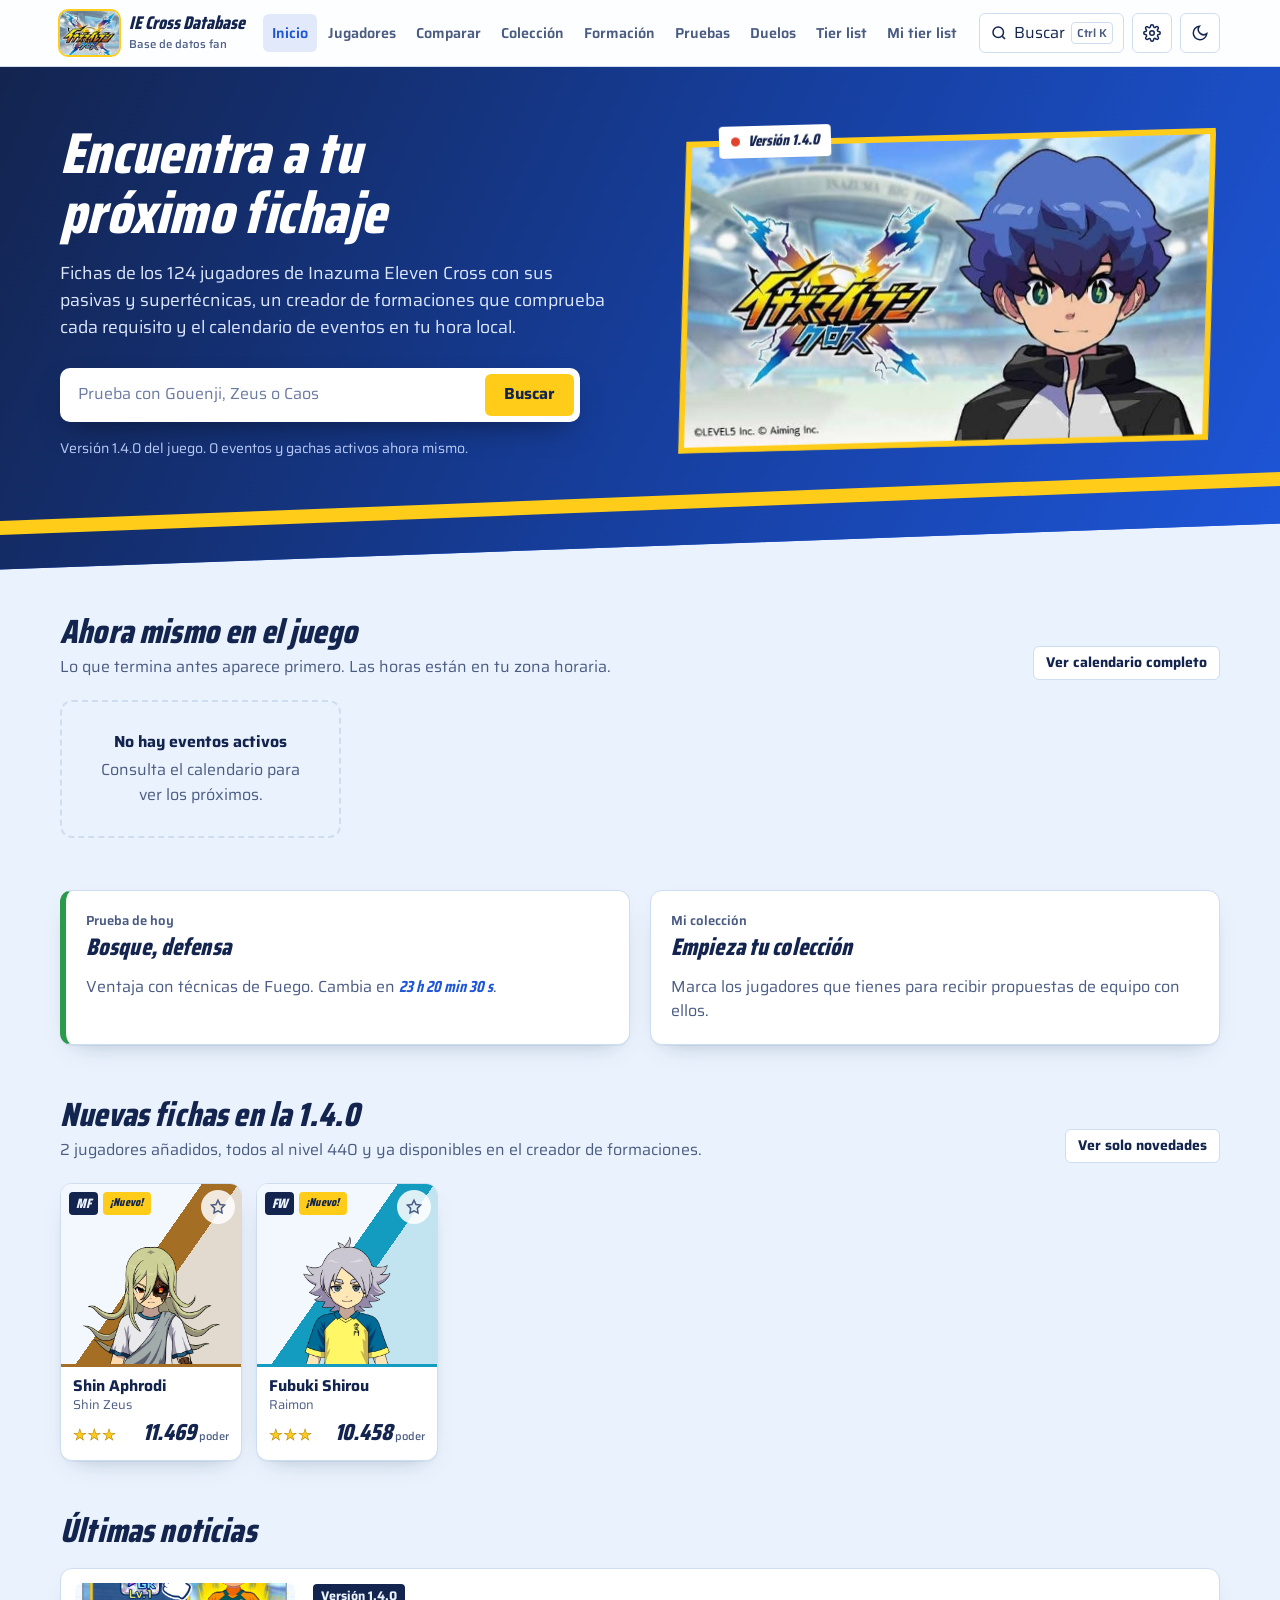
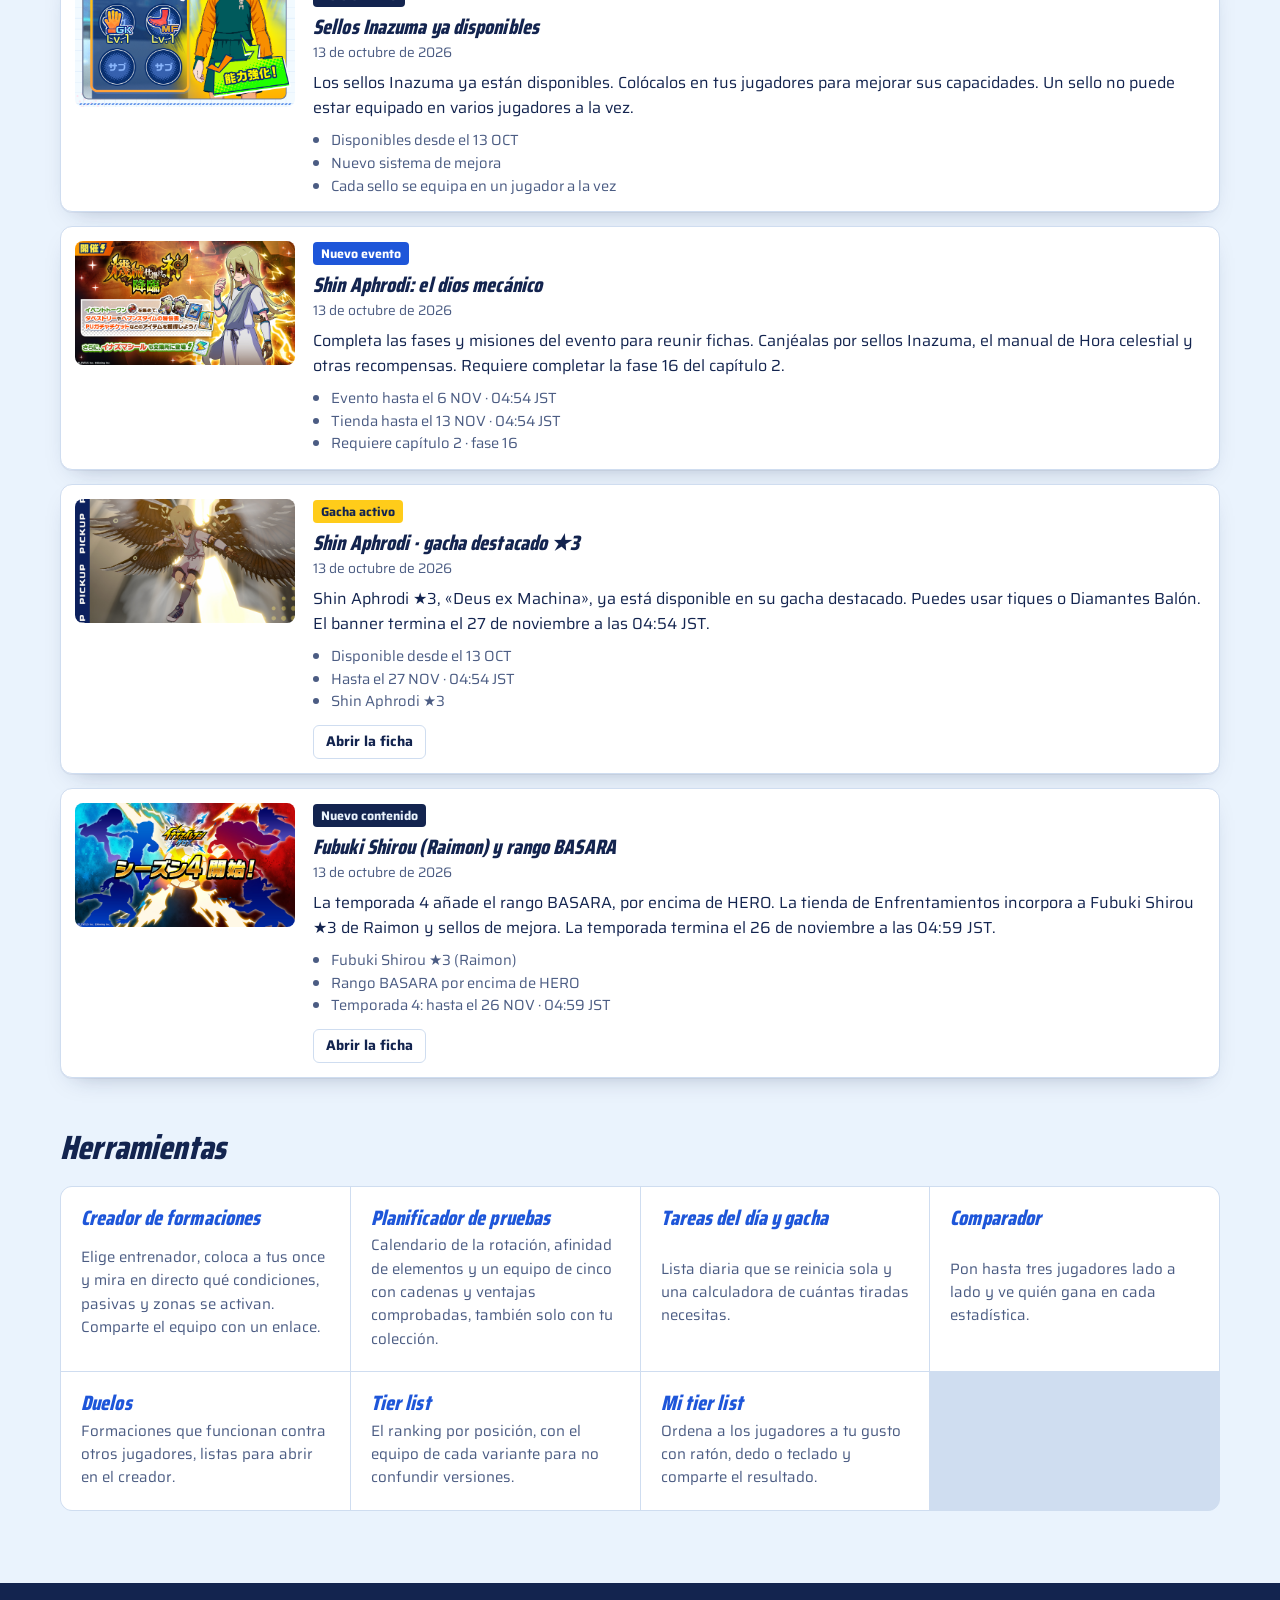
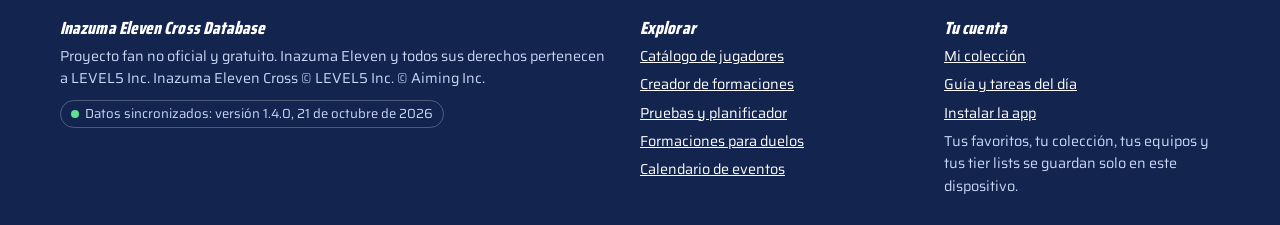
<file: index.html>
<!doctype html>
<html lang="es" data-theme="light">
<head>
<meta charset="utf-8">
<meta name="viewport" content="width=device-width, initial-scale=1, viewport-fit=cover">
<title>Inazuma Eleven Cross Database | Jugadores, formaciones y tier list</title>
<meta name="description" content="Base de datos fan de Inazuma Eleven Cross: fichas de jugadores con estadísticas, pasivas y supertécnicas, creador de formaciones, comparador, tier list y calendario de eventos en tu hora local.">
<meta name="theme-color" content="#1E56D9" media="(prefers-color-scheme: light)">
<meta name="theme-color" content="#0D1A3A" media="(prefers-color-scheme: dark)">
<link rel="manifest" href="manifest.webmanifest">
<link rel="apple-touch-icon" href="icons/icon-180.png">
<meta name="apple-mobile-web-app-capable" content="yes">
<meta name="mobile-web-app-capable" content="yes">
<meta name="apple-mobile-web-app-status-bar-style" content="black-translucent">
<meta name="apple-mobile-web-app-title" content="IE Cross">
<meta name="format-detection" content="telephone=no">
<meta property="og:type" content="website">
<meta property="og:title" content="Inazuma Eleven Cross Database">
<meta property="og:description" content="Fichas, formaciones, comparador, tier list y calendario de Inazuma Eleven Cross.">
<meta property="og:url" content="https://iecrossdatabase.pages.dev/">
<link rel="canonical" href="https://iecrossdatabase.pages.dev/">
<link rel="icon" href="icons/favicon-64.png">
<link rel="preconnect" href="https://fonts.googleapis.com">
<link rel="preconnect" href="https://fonts.gstatic.com" crossorigin>
<link href="https://fonts.googleapis.com/css2?family=Saira+Condensed:wght@600;700;800&family=Saira:wght@400;500;600;700&display=swap" rel="stylesheet">
<script type="application/ld+json">
{"@context":"https://schema.org","@type":"WebSite","name":"Inazuma Eleven Cross Database","url":"https://iecrossdatabase.pages.dev/","inLanguage":"es","potentialAction":{"@type":"SearchAction","target":"https://iecrossdatabase.pages.dev/#/jugadores?q={search_term_string}","query-input":"required name=search_term_string"}}
</script>
<script>
  (function(){try{var t=localStorage.getItem('iec:theme');if(!t){t=matchMedia('(prefers-color-scheme: dark)').matches?'dark':'light'}document.documentElement.setAttribute('data-theme',t)}catch(e){}})();
</script>
<style>
:root{
  --bg:#EAF3FD; --surface:#FFFFFF; --surface-2:#F3F8FE; --ink:#13244F; --ink-2:#4B5C83; --line:#CFDDF0;
  --raimon:#1E56D9; --raimon-deep:#163F9F; --on-raimon:#FFFFFF; --bolt:#FFCC1A; --on-bolt:#13244F;
  --fire:#E2412C; --wind:#139CC0; --forest:#2C9A4B; --mountain:#A46F25;
  --good:#2C9A4B; --warn:#C9780C; --bad:#D23B3B;
  --turf-1:#2F8F55; --turf-2:#2A8550;
  --shadow:0 1px 0 rgba(19,36,79,.05), 0 10px 24px -14px rgba(19,36,79,.35);
  --r-s:6px; --r:12px;
  --display:'Saira Condensed','Arial Narrow',Arial,sans-serif;
  --body:'Saira',system-ui,-apple-system,'Segoe UI',sans-serif;
  --wrap:1200px;
}
:root[data-theme="dark"]{
  --bg:#0D1A3A; --surface:#14244C; --surface-2:#1A2D5C; --ink:#EAF1FF; --ink-2:#A9B8DA; --line:#2A3F72;
  --raimon:#4C7FF2; --raimon-deep:#2E5FD3; --on-raimon:#FFFFFF;
  --shadow:0 1px 0 rgba(0,0,0,.2), 0 12px 28px -16px rgba(0,0,0,.7);
  --turf-1:#256F44; --turf-2:#21673F;
}
*{box-sizing:border-box}
[hidden]{display:none!important}
html{scroll-padding-top:80px}
body{margin:0;background:var(--bg);color:var(--ink);font:400 16px/1.55 var(--body);-webkit-font-smoothing:antialiased;min-height:100vh;display:flex;flex-direction:column}
img{max-width:100%;display:block}
a{color:var(--raimon)}
button,input,select{font:inherit;color:inherit}
:focus-visible{outline:3px solid var(--bolt);outline-offset:2px;border-radius:4px}
.sr-only{position:absolute;width:1px;height:1px;overflow:hidden;clip:rect(0 0 0 0);white-space:nowrap}
.skip{position:absolute;left:12px;top:-60px;background:var(--bolt);color:var(--on-bolt);padding:10px 14px;border-radius:var(--r-s);z-index:100;font-weight:700}
.skip:focus{top:12px}
.wrap{max-width:var(--wrap);margin:0 auto;padding:0 20px}
h1,h2,h3{font-family:var(--display);font-weight:800;font-style:italic;line-height:1.05;letter-spacing:.005em;margin:0}
h1{font-size:clamp(2.2rem,4.6vw,3.6rem)}
h2{font-size:clamp(1.6rem,2.8vw,2.1rem)}
h3{font-size:1.3rem}
p{margin:0}
.muted{color:var(--ink-2)}
.num{font-family:var(--display);font-style:italic;font-weight:800;font-variant-numeric:tabular-nums}

/* Top bar */
.topbar{position:sticky;top:0;z-index:40;background:color-mix(in srgb,var(--surface) 88%,transparent);backdrop-filter:blur(10px);border-bottom:1px solid var(--line);padding-top:env(safe-area-inset-top,0px)}
.topbar-in{display:flex;align-items:center;gap:18px;height:66px}
.brand{display:flex;align-items:center;gap:10px;text-decoration:none;color:var(--ink);flex-shrink:0}
.brand img{height:44px;width:auto;border-radius:8px;box-shadow:0 0 0 2px var(--bolt)}
.brand b{font-family:var(--display);font-style:italic;font-weight:800;font-size:1.15rem;line-height:1}
.brand small{display:block;font-size:.72rem;color:var(--ink-2);font-weight:500}
.nav{display:flex;gap:2px;overflow-x:auto;scrollbar-width:none;flex:1}
.nav::-webkit-scrollbar{display:none}
.nav a{white-space:nowrap;text-decoration:none;color:var(--ink-2);font-weight:600;font-size:.9rem;padding:8px 9px;border-radius:var(--r-s)}
.nav a:hover{color:var(--ink);background:var(--surface-2)}
.nav a[aria-current="page"]{color:var(--raimon);background:color-mix(in srgb,var(--raimon) 12%,transparent)}
.tools{display:flex;gap:8px;align-items:center;flex-shrink:0}
.iconbtn{display:inline-flex;align-items:center;justify-content:center;gap:6px;height:40px;min-width:40px;padding:0 10px;border:1px solid var(--line);background:var(--surface);border-radius:var(--r-s);cursor:pointer;color:var(--ink)}
.iconbtn:hover{border-color:var(--raimon)}
.iconbtn kbd{font:600 .72rem var(--body);border:1px solid var(--line);border-radius:4px;padding:1px 5px;color:var(--ink-2)}
.iconbtn svg{width:18px;height:18px}
@media (max-width:1240px){.brand small{display:none}.search-label{display:none}}
@media (max-width:900px){
  .topbar-in{flex-wrap:wrap;height:auto;padding:10px 0 0;gap:10px}
  .brand small{display:none}
  .tools{margin-left:auto}
  .nav{order:3;flex-basis:100%;padding-bottom:8px}
  .search-label{display:none}
}

/* Buttons and chips */
.btn{display:inline-flex;align-items:center;justify-content:center;gap:8px;min-height:42px;padding:0 18px;border-radius:var(--r-s);border:1px solid transparent;font-weight:700;text-decoration:none;cursor:pointer;background:var(--raimon);color:var(--on-raimon)}
.btn:hover{background:var(--raimon-deep)}
.btn-bolt{background:var(--bolt);color:var(--on-bolt)}
.btn-bolt:hover{background:#FFD84D}
.btn-ghost{background:var(--surface);color:var(--ink);border-color:var(--line)}
.btn-ghost:hover{background:var(--surface-2);border-color:var(--raimon)}
.btn-sm{min-height:34px;padding:0 12px;font-size:.88rem}
.btn[disabled]{opacity:.5;cursor:not-allowed}
.chip{text-decoration:none;display:inline-flex;align-items:center;gap:6px;min-height:34px;padding:0 12px;border-radius:999px;border:1px solid var(--line);background:var(--surface);cursor:pointer;font-weight:600;font-size:.88rem;color:var(--ink)}
.chip[aria-pressed="true"]{background:var(--ink);color:var(--bg);border-color:var(--ink)}
.chip .count{font-weight:500;opacity:.7}
.dot{width:10px;height:10px;border-radius:50%;background:var(--el,var(--ink-2));display:inline-block;flex-shrink:0}
[data-el="F"]{--el:var(--fire)} [data-el="V"]{--el:var(--wind)} [data-el="B"]{--el:var(--forest)} [data-el="M"]{--el:var(--mountain)}
.tag{display:inline-flex;align-items:center;gap:5px;font-size:.78rem;font-weight:600;padding:2px 8px;border-radius:4px;background:var(--surface-2);color:var(--ink-2);border:1px solid var(--line)}
.pos{font-family:var(--display);font-style:italic;font-weight:800;font-size:.85rem;padding:1px 7px;border-radius:4px;background:var(--ink);color:var(--bg)}
.stars{color:var(--bolt);letter-spacing:1px;-webkit-text-stroke:.6px #B8860B;font-size:.95rem}
.new{background:var(--bolt);color:var(--on-bolt);font-weight:800;font-size:.72rem;padding:2px 7px;border-radius:4px;font-family:var(--display);font-style:italic;letter-spacing:.02em}

/* Hero */
.hero{position:relative;background:var(--raimon);color:#fff;overflow:hidden;clip-path:polygon(0 0,100% 0,100% calc(100% - 46px),0 100%)}
.hero::before{content:"";position:absolute;inset:0;background:linear-gradient(115deg,#13244F 0%,#163F9F 55%,#1E56D9 100%)}
.hero::after{content:"";position:absolute;left:-10%;right:-10%;bottom:30px;height:14px;background:var(--bolt);transform:rotate(-2.2deg);transform-origin:left}
.hero-in{position:relative;display:grid;grid-template-columns:1.05fr 1fr;gap:40px;align-items:center;padding:56px 20px 110px}
.hero h1{color:#fff;max-width:14ch}
.hero-lead{margin-top:16px;font-size:1.1rem;max-width:46ch;color:#DCE7FF}
.hero-search{display:flex;gap:8px;margin-top:26px;max-width:520px;background:#fff;padding:6px;border-radius:10px;box-shadow:0 12px 30px -12px rgba(0,0,0,.5)}
.hero-search input{flex:1;border:0;outline:0;padding:0 12px;min-width:0;color:#13244F;background:transparent;font-size:1rem}
.hero-search input::placeholder{color:#6B7AA0}
.hero-meta{margin-top:16px;font-size:.88rem;color:#B9CBF5}
.broadcast{position:relative;transform:rotate(-1.5deg)}
.broadcast-frame{clip-path:polygon(3% 0,100% 0,97% 100%,0 100%);background:var(--bolt);padding:6px}
.broadcast-frame img{clip-path:polygon(3% 0,100% 0,97% 100%,0 100%);width:100%;height:auto;aspect-ratio:738/414;object-fit:cover}
.broadcast-live{z-index:2;position:absolute;top:-14px;left:9%;background:#fff;color:#13244F;font-family:var(--display);font-style:italic;font-weight:800;padding:4px 12px;border-radius:4px;font-size:.95rem;display:flex;gap:8px;align-items:center;box-shadow:var(--shadow)}
.broadcast-live i{width:9px;height:9px;border-radius:50%;background:var(--fire);display:inline-block;animation:pulse 1.6s infinite}
@keyframes pulse{50%{opacity:.25}}
@media (max-width:860px){.hero-in{grid-template-columns:1fr;padding:30px 20px 96px}.broadcast{order:-1;max-width:520px}}

/* Sections */
.section{padding:44px 0 8px}
.section-head{display:flex;align-items:flex-end;justify-content:space-between;gap:16px;margin-bottom:20px;flex-wrap:wrap}
.section-head p{margin-top:6px;color:var(--ink-2);max-width:62ch}
.page-head{padding:34px 0 10px}
.page-head p{margin-top:10px;color:var(--ink-2);max-width:68ch;font-size:1.05rem}
.panel{background:var(--surface);border:1px solid var(--line);border-radius:var(--r);box-shadow:var(--shadow)}
.empty{padding:28px;text-align:center;color:var(--ink-2);border:2px dashed var(--line);border-radius:var(--r)}
.empty strong{display:block;color:var(--ink);margin-bottom:4px}

/* Live strip */
.live{display:grid;grid-template-columns:repeat(auto-fill,minmax(250px,1fr));gap:12px}
.live-item{display:flex;gap:12px;align-items:center;padding:12px;text-decoration:none;color:var(--ink)}
.live-item img{width:64px;height:64px;object-fit:cover;border-radius:8px;flex-shrink:0;background:var(--surface-2)}
.live-item b{display:block;line-height:1.2}
.live-kind{font-size:.78rem;color:var(--ink-2);font-weight:600}
.cd{font-family:var(--display);font-style:italic;font-weight:700;color:var(--raimon);font-variant-numeric:tabular-nums}

/* Player cards */
.grid{display:grid;grid-template-columns:repeat(auto-fill,minmax(176px,1fr));gap:14px}
@media (max-width:560px){.grid{grid-template-columns:repeat(2,minmax(0,1fr));gap:10px}.pcard-power{font-size:1.15rem}.pcard-body{padding:8px 10px 10px}}
.pcard{position:relative;background:var(--surface);border:1px solid var(--line);border-radius:var(--r);overflow:hidden;box-shadow:var(--shadow);transition:transform .15s,border-color .15s}
.pcard:hover{transform:translateY(-2px);border-color:var(--el)}
.pcard-link{display:block;text-decoration:none;color:var(--ink)}
.pcard-art{position:relative;aspect-ratio:1/1;background:linear-gradient(125deg,var(--surface-2) 0 46%,var(--el) 46% 58%,color-mix(in srgb,var(--el) 22%,var(--surface-2)) 58%)}
.pcard-art .pt{position:absolute;inset:8% 8% 0}
.pcard-top{position:absolute;top:8px;left:8px;display:flex;gap:5px;z-index:2}
.pcard-body{padding:10px 12px 12px;border-top:3px solid var(--el)}
.pcard-name{font-weight:700;line-height:1.2;font-size:.98rem;overflow:hidden;text-overflow:ellipsis;white-space:nowrap}
.pcard-team{font-size:.8rem;color:var(--ink-2);overflow:hidden;text-overflow:ellipsis;white-space:nowrap}
.pcard-foot{display:flex;justify-content:space-between;align-items:baseline;margin-top:6px}
.pcard-power{font-size:1.45rem;line-height:1}
.pcard-power small{font:500 .7rem var(--body);color:var(--ink-2);margin-left:3px;font-style:normal}
.fav{position:absolute;top:6px;right:6px;z-index:3;width:34px;height:34px;border-radius:50%;border:0;background:color-mix(in srgb,var(--surface) 85%,transparent);cursor:pointer;color:var(--ink-2);display:flex;align-items:center;justify-content:center}
.fav svg{width:18px;height:18px}
.fav[aria-pressed="true"]{color:#E0A800}
.fav[aria-pressed="true"] svg{fill:currentColor}
.pt{display:block;position:relative}
.pt img{position:relative;z-index:1;width:100%;height:100%;object-fit:contain;object-position:bottom}
.pt-fb{position:absolute;inset:0;display:flex;align-items:center;justify-content:center;font-family:var(--display);font-style:italic;font-weight:800;font-size:2rem;color:var(--el,var(--ink-2));opacity:.7}

/* Catalog controls */
.filters{padding:16px;display:grid;gap:14px;position:sticky;top:67px;z-index:20}
@media (max-width:900px){.filters{position:static}}
.filters-row{display:flex;flex-wrap:wrap;gap:8px;align-items:center}
.field{display:flex;align-items:center;gap:8px;background:var(--surface-2);border:1px solid var(--line);border-radius:var(--r-s);padding:0 10px;min-height:42px}
.field input,.field select{border:0;background:transparent;outline:0;min-height:40px;min-width:0}
.field select{cursor:pointer;padding-right:4px}
.field.grow{flex:1;min-width:220px}
.field svg{width:18px;height:18px;color:var(--ink-2);flex-shrink:0}
.result-line{display:flex;justify-content:space-between;align-items:center;margin:18px 0 12px;gap:10px;flex-wrap:wrap}
.seg{display:inline-flex;border:1px solid var(--line);border-radius:var(--r-s);overflow:hidden}
.seg button{border:0;background:var(--surface);padding:0 12px;min-height:36px;cursor:pointer;font-weight:600;font-size:.86rem}
.seg button[aria-pressed="true"]{background:var(--ink);color:var(--bg)}

/* Table */
.tablewrap{overflow-x:auto;border-radius:var(--r);border:1px solid var(--line);background:var(--surface)}
table{border-collapse:collapse;width:100%;font-size:.93rem}
th,td{padding:10px 12px;text-align:left;border-bottom:1px solid var(--line);white-space:nowrap}
th{font-weight:700;font-size:.82rem;color:var(--ink-2);background:var(--surface-2)}
th button{border:0;background:none;font-weight:700;cursor:pointer;color:inherit;padding:0}
th[aria-sort="ascending"] button::after{content:" ▲"} th[aria-sort="descending"] button::after{content:" ▼"}
td.r,th.r{text-align:right}
tr:last-child td{border-bottom:0}
.mini{display:flex;align-items:center;gap:10px;text-decoration:none;color:var(--ink);font-weight:600}
.mini .pt{width:38px;height:38px;border-radius:8px;overflow:hidden;background:color-mix(in srgb,var(--el) 18%,var(--surface-2))}
.mini .pt-fb{font-size:1rem}

/* Player page */
.crumbs{font-size:.88rem;color:var(--ink-2);padding-top:22px}
.crumbs a{color:var(--ink-2)}
.profile{display:grid;grid-template-columns:320px 1fr;gap:28px;margin-top:14px}
@media (max-width:860px){.profile{grid-template-columns:1fr}}
.profile-art{position:relative;aspect-ratio:4/5;border-radius:var(--r);overflow:hidden;background:linear-gradient(125deg,var(--surface-2) 0 40%,var(--el) 40% 54%,color-mix(in srgb,var(--el) 25%,var(--surface-2)) 54%);border:1px solid var(--line)}
.profile-art .pt{position:absolute;inset:6% 4% 0}
.profile-art .pt-fb{font-size:5rem}
.profile-head h1{margin-top:8px}
.meta-row{display:flex;flex-wrap:wrap;gap:8px;align-items:center;margin-top:12px}
.power-box{display:flex;gap:26px;flex-wrap:wrap;margin-top:22px;padding:18px 20px}
.power-box .num{font-size:2.6rem;line-height:1}
.kv{font-size:.82rem;color:var(--ink-2);font-weight:600}
.actions{display:flex;flex-wrap:wrap;gap:8px;margin-top:18px}
.cols{display:grid;grid-template-columns:1fr 1fr;gap:20px;margin-top:22px}
@media (max-width:860px){.cols{grid-template-columns:1fr}}
.block{padding:20px}
.block h2{font-size:1.5rem;margin-bottom:14px}
.statbar{display:grid;grid-template-columns:90px 1fr 64px;gap:10px;align-items:center;margin:9px 0}
.statbar .track{height:12px;background:var(--surface-2);border-radius:6px;overflow:hidden;border:1px solid var(--line)}
.statbar .fill{height:100%;background:linear-gradient(90deg,var(--raimon),var(--el,var(--raimon)));transform-origin:left}
.statbar b{text-align:right}
.note{font-size:.84rem;color:var(--ink-2);margin-top:10px}
.zones{display:grid;grid-template-columns:repeat(4,1fr);gap:6px;background:var(--turf-1);padding:10px;border-radius:10px;max-width:320px}
.zone{aspect-ratio:1.4;border:1px dashed rgba(255,255,255,.35);border-radius:6px;display:flex;flex-direction:column;align-items:center;justify-content:center;color:#fff;font-size:.78rem;font-weight:600}
.zone b{font-family:var(--display);font-style:italic;font-size:1.2rem;line-height:1}
.zone[data-z="S"]{background:var(--bolt);color:#13244F;border-style:solid}
.zone[data-z="A"]{background:rgba(255,255,255,.75);color:#13244F;border-style:solid}
.zone[data-z="B"]{background:rgba(255,255,255,.35);border-style:solid}
.zone.span2{grid-column:span 2}
.zones-areas{grid-template-columns:1fr 1.45fr 1fr;grid-template-rows:repeat(5,42px);gap:5px;max-width:300px;border-radius:44%/7%;padding:12px;border:2px solid rgba(255,255,255,.55)}
.zones-areas .zone{aspect-ratio:auto;min-height:0}
.zones-areas .zone:nth-child(1){grid-area:1/1}.zones-areas .zone:nth-child(2){grid-area:1/2}.zones-areas .zone:nth-child(3){grid-area:1/3}
.zones-areas .zone:nth-child(4){grid-area:2/1/span 2}.zones-areas .zone:nth-child(5){grid-area:2/2}.zones-areas .zone:nth-child(6){grid-area:2/3/span 2}
.zones-areas .zone:nth-child(7){grid-area:3/2}.zones-areas .zone:nth-child(8){grid-area:4/1}.zones-areas .zone:nth-child(9){grid-area:4/2}
.zones-areas .zone:nth-child(10){grid-area:4/3}.zones-areas .zone:nth-child(11){grid-area:5/2}
.zones-areas .zone small{font-size:.62rem;opacity:.8}
.passive{padding:14px 0;border-top:1px solid var(--line)}
.passive:first-of-type{border-top:0;padding-top:0}
.passive h3{font-family:var(--body);font-style:normal;font-weight:700;font-size:1rem}
.passive p{margin-top:4px;color:var(--ink-2);font-size:.94rem}
.passive .meta-row{margin-top:8px}
.tech{margin-top:18px}
.tech-head{display:flex;justify-content:space-between;align-items:center;gap:10px;flex-wrap:wrap;margin-bottom:10px}
.lvl{display:flex;align-items:center;gap:10px;font-size:.88rem}
.lvl input{accent-color:var(--raimon)}
td.hl,th.hl{background:color-mix(in srgb,var(--bolt) 30%,transparent)}
.variants{display:flex;gap:10px;flex-wrap:wrap}

/* Compare */
.cmp-picker{position:relative;max-width:520px}
.suggest{position:absolute;left:0;right:0;top:calc(100% + 4px);background:var(--surface);border:1px solid var(--line);border-radius:var(--r-s);box-shadow:var(--shadow);z-index:30;max-height:340px;overflow:auto}
.suggest button{display:flex;width:100%;align-items:center;gap:10px;border:0;background:none;padding:8px 10px;cursor:pointer;text-align:left}
.suggest button:hover,.suggest button[aria-selected="true"]{background:var(--surface-2)}
.best{color:var(--good);font-weight:800}
.cmp-bar{height:8px;border-radius:4px;background:var(--el,var(--raimon));margin-top:6px}

/* Team builder */
.builder{display:grid;grid-template-columns:minmax(0,1.1fr) minmax(0,1fr);gap:22px;margin-top:8px}
@media (max-width:960px){.builder{grid-template-columns:1fr}}
.coaches{display:flex;gap:8px;overflow-x:auto;padding:4px 2px 10px}
.coach{flex-shrink:0;display:flex;flex-direction:column;align-items:center;gap:4px;width:92px;padding:8px 4px;border:1px solid var(--line);border-radius:10px;background:var(--surface);cursor:pointer;font-size:.74rem;text-align:center;line-height:1.2}
.coach img,.coach .cfb{width:48px;height:48px;border-radius:50%;object-fit:cover;background:var(--surface-2)}
.coach .cfb{display:flex;align-items:center;justify-content:center;font-family:var(--display);font-style:italic;font-weight:800}
.coach[aria-pressed="true"]{border-color:var(--raimon);box-shadow:0 0 0 2px var(--raimon)}
.coach small{color:var(--ink-2)}
.pitch{position:relative;aspect-ratio:3/3.6;border-radius:14px;overflow:hidden;background:repeating-linear-gradient(180deg,var(--turf-1) 0 10%,var(--turf-2) 10% 20%);border:3px solid #fff;box-shadow:var(--shadow)}
.pitch::before{content:"";position:absolute;left:6%;right:6%;top:50%;border-top:2px solid rgba(255,255,255,.55)}
.pitch::after{content:"";position:absolute;left:50%;top:50%;width:26%;aspect-ratio:1;border:2px solid rgba(255,255,255,.55);border-radius:50%;transform:translate(-50%,-50%)}
.box{position:absolute;left:28%;right:28%;height:12%;border:2px solid rgba(255,255,255,.55)}
.box.top{top:-2px;border-top:0} .box.bot{bottom:-2px;border-bottom:0}
.slot{position:absolute;transform:translate(-50%,-50%);width:19%;display:flex;flex-direction:column;align-items:center;gap:3px;z-index:2;border:0;background:none;cursor:pointer;padding:0;color:#fff}
.slot-disc{width:100%;aspect-ratio:1;border-radius:50%;background:rgba(255,255,255,.18);border:2px dashed rgba(255,255,255,.75);display:flex;align-items:center;justify-content:center;overflow:hidden;position:relative}
.slot.filled .slot-disc{border:3px solid var(--el,#fff);background:color-mix(in srgb,var(--el,#fff) 30%,#fff)}
.slot .pt{width:100%;height:100%}
.slot .pt img{object-position:top}
.slot-plus{font-size:1.6rem;font-weight:300;line-height:1}
.slot-label{font-size:.7rem;font-weight:700;background:rgba(19,36,79,.8);padding:1px 6px;border-radius:4px;max-width:120%;overflow:hidden;text-overflow:ellipsis;white-space:nowrap}
.slot-label .pos{background:var(--bolt);color:#13244F;font-size:.7rem;padding:0 4px;margin-right:3px}
.slot.need .slot-disc{box-shadow:0 0 0 3px var(--bolt)}
.slot.ok .slot-disc{box-shadow:0 0 0 3px #7CFFB2}
.slot.off .slot-label{background:var(--bad)}
.zone-badge{position:absolute;top:-4px;right:-4px;z-index:3;background:var(--bolt);color:#13244F;font-family:var(--display);font-style:italic;font-weight:800;font-size:.75rem;width:22px;height:22px;border-radius:50%;display:flex;align-items:center;justify-content:center}
.checks{list-style:none;margin:0;padding:0;display:grid;gap:8px}
.checks li{display:flex;gap:10px;align-items:flex-start;font-size:.93rem}
.checks .st{flex-shrink:0;width:22px;height:22px;border-radius:50%;display:flex;align-items:center;justify-content:center;font-size:.75rem;font-weight:800;color:#fff}
.st.ok{background:var(--good)} .st.no{background:var(--ink-2)} .st.warn{background:var(--warn)}
.elbar{display:flex;height:14px;border-radius:7px;overflow:hidden;background:var(--surface-2);border:1px solid var(--line)}
.elbar span{background:var(--el)}
.legend{display:flex;gap:14px;flex-wrap:wrap;margin-top:8px;font-size:.85rem}
.legend span{display:inline-flex;gap:6px;align-items:center}
.analysis h3{font-family:var(--body);font-style:normal;font-weight:700;font-size:1rem;margin:18px 0 8px}
.analysis h3:first-child{margin-top:0}
.stat-row{display:flex;gap:22px;flex-wrap:wrap}
.stat-row .num{font-size:1.9rem;line-height:1}
.saved{display:grid;gap:8px}
.saved-item{display:flex;align-items:center;justify-content:space-between;gap:10px;padding:8px 12px;border:1px solid var(--line);border-radius:var(--r-s);background:var(--surface-2)}

/* Modal */
.overlay{position:fixed;inset:0;background:rgba(9,17,40,.6);z-index:80;display:flex;align-items:flex-start;justify-content:center;padding:max(6vh,env(safe-area-inset-top,0px)) 16px 16px}
.dialog{width:min(640px,100%);max-height:84vh;display:flex;flex-direction:column;background:var(--surface);border-radius:var(--r);box-shadow:0 30px 60px -20px rgba(0,0,0,.6);overflow:hidden}
.dialog-head{padding:14px;border-bottom:1px solid var(--line);display:grid;gap:10px}
.dialog-list{overflow:auto;padding:6px}
.opt{display:flex;width:100%;align-items:center;gap:12px;border:0;background:none;padding:8px 10px;border-radius:8px;cursor:pointer;text-align:left;color:var(--ink);text-decoration:none}
.opt:hover,.opt[aria-selected="true"]{background:var(--surface-2)}
.opt .grow{flex:1;min-width:0}
.opt small{display:block;color:var(--ink-2)}
.opt .num{font-size:1.1rem}
.dialog-foot{padding:10px 14px;border-top:1px solid var(--line);font-size:.8rem;color:var(--ink-2);display:flex;gap:14px;flex-wrap:wrap}

/* Tier lists */
.tabs{display:flex;gap:6px;flex-wrap:wrap;margin:6px 0 16px}
.tier{display:grid;grid-template-columns:76px 1fr;border:1px solid var(--line);border-radius:var(--r);overflow:hidden;background:var(--surface);margin-bottom:10px}
.tier-label{display:flex;align-items:center;justify-content:center;font-family:var(--display);font-style:italic;font-weight:800;font-size:1.9rem;color:#13244F}
.tier[data-t="S+"] .tier-label,.tier[data-t="SS"] .tier-label{background:#FF5A3C;color:#fff}
.tier[data-t="S"] .tier-label{background:#FF9A2E}
.tier[data-t="A"] .tier-label{background:var(--bolt)}
.tier[data-t="B"] .tier-label{background:#9BDB6A}
.tier[data-t="C"] .tier-label{background:#6EC6E6}
.tier[data-t="D"] .tier-label{background:#A8B3D6}
.tier[data-t="E"] .tier-label{background:#C9CEDD}
.tier[data-t="pool"] .tier-label{background:var(--surface-2);color:var(--ink-2);font-size:1rem;text-align:center;padding:6px}
.tier-items{display:flex;flex-wrap:wrap;gap:8px;padding:10px;min-height:92px;align-content:flex-start}
.tier.drop .tier-items{background:color-mix(in srgb,var(--bolt) 18%,transparent)}
.tchip{width:84px;display:flex;flex-direction:column;align-items:center;gap:3px;text-decoration:none;color:var(--ink);font-size:.74rem;text-align:center;line-height:1.15;border:2px solid transparent;border-radius:10px;padding:4px;background:none;cursor:pointer}
.tchip .pt{width:64px;height:64px;border-radius:10px;overflow:hidden;background:color-mix(in srgb,var(--el) 22%,var(--surface-2))}
.tchip .pt-fb{font-size:1.3rem}
.tchip b{font-weight:700}
.tchip small{color:var(--ink-2)}
.tchip[aria-pressed="true"]{border-color:var(--raimon);background:color-mix(in srgb,var(--raimon) 12%,transparent)}
.tchip[draggable="true"]{cursor:grab}
.movebar{position:sticky;bottom:12px;margin-top:12px;z-index:30;display:flex;gap:6px;flex-wrap:wrap;align-items:center;padding:10px 12px;background:var(--ink);color:var(--bg);border-radius:var(--r);box-shadow:var(--shadow)}
.movebar .btn{min-height:34px;padding:0 12px}
.banner{padding:12px 16px;border-radius:var(--r-s);background:color-mix(in srgb,var(--bolt) 28%,var(--surface));border:1px solid var(--bolt);display:flex;gap:12px;align-items:center;justify-content:space-between;flex-wrap:wrap;margin-bottom:14px}

/* Calendar */
.timeline{padding:18px;overflow-x:auto}
.tl{position:relative;min-width:720px}
.tl-scale{display:flex;justify-content:space-between;font-size:.76rem;color:var(--ink-2);margin-bottom:8px;padding-left:180px}
.tl-row{display:grid;grid-template-columns:170px 1fr;gap:10px;align-items:center;margin:6px 0}
.tl-row span{font-size:.86rem;font-weight:600;overflow:hidden;text-overflow:ellipsis;white-space:nowrap}
.tl-track{position:relative;height:22px;background:var(--surface-2);border-radius:5px}
.tl-bar{position:absolute;top:0;bottom:0;border-radius:5px;background:var(--raimon)}
.tl-bar[data-k="gacha"]{background:var(--bolt)}
.tl-bar[data-k="tienda"]{background:var(--forest)}
.tl-today{position:absolute;top:-6px;bottom:-6px;width:2px;background:var(--fire);z-index:2}
.events{display:grid;grid-template-columns:repeat(auto-fill,minmax(300px,1fr));gap:14px}
.event{overflow:hidden;display:flex;flex-direction:column}
.event img{width:100%;aspect-ratio:16/9;object-fit:cover;background:var(--surface-2)}
.event-body{padding:14px 16px 16px;display:grid;gap:8px}
.event-body .cd{font-size:1.35rem}
.when{font-size:.86rem;color:var(--ink-2)}
.kind{font-size:.78rem;font-weight:700;padding:2px 8px;border-radius:4px;width:fit-content}
.kind[data-k="gacha"]{background:var(--bolt);color:#13244F}
.kind[data-k="evento"]{background:var(--raimon);color:#fff}
.kind[data-k="tienda"]{background:var(--forest);color:#fff}
.kind[data-k="contenido"]{background:var(--ink);color:var(--bg)}

/* News & tools */
.news{display:grid;gap:14px}
.news-item{display:grid;grid-template-columns:220px 1fr;gap:18px;padding:14px;align-items:start}
.news-item img{border-radius:8px;aspect-ratio:16/9;object-fit:cover;width:100%;background:var(--surface-2)}
.news-item ul{margin:8px 0 0;padding-left:18px;color:var(--ink-2);font-size:.92rem}
@media (max-width:640px){.news-item{grid-template-columns:1fr}}
.toollist{display:grid;grid-template-columns:repeat(auto-fit,minmax(260px,1fr));border:1px solid var(--line);border-radius:var(--r);overflow:hidden;background:var(--line);gap:1px}
.toollist a{background:var(--surface);padding:20px;text-decoration:none;color:var(--ink);display:grid;gap:6px}
.toollist a:hover{background:var(--surface-2)}
.toollist a h3{color:var(--raimon)}
.toollist a p{color:var(--ink-2);font-size:.94rem}

/* Footer and toast */
footer{margin-top:64px;background:#13244F;color:#C9D6F5;padding:36px 0 calc(28px + env(safe-area-inset-bottom,0px))}
footer .wrap{display:grid;grid-template-columns:2fr 1fr 1fr;gap:28px}
@media (max-width:760px){footer .wrap{grid-template-columns:1fr}}
footer a{color:#fff}
footer h3{color:#fff;font-size:1.1rem;margin-bottom:8px}
footer p{font-size:.9rem;margin-top:6px}
.source{display:inline-flex;align-items:center;gap:6px;font-size:.82rem;margin-top:10px;padding:3px 10px;border-radius:999px;border:1px solid rgba(255,255,255,.25)}
.source i{width:8px;height:8px;border-radius:50%;background:var(--warn)}
.source[data-live="true"] i{background:#5BE38E}
#toast{position:fixed;left:50%;bottom:calc(22px + env(safe-area-inset-bottom,0px));transform:translateX(-50%) translateY(140%);background:var(--ink);color:var(--bg);padding:12px 18px;border-radius:var(--r-s);font-weight:600;z-index:90;transition:transform .25s;max-width:90vw}
#toast:not(.show){opacity:0;visibility:hidden}
#toast{transition:transform .3s cubic-bezier(.2,.8,.2,1),opacity .2s,visibility .3s}
#toast.show{transform:translateX(-50%) translateY(0)}
/* ---- Sensación de app ---- */
html{-webkit-tap-highlight-color:transparent;-webkit-text-size-adjust:100%}
a,button,label{touch-action:manipulation}
.btn,.chip,.iconbtn,.opt,.coach,.tchip{transition:transform .14s cubic-bezier(.3,1.4,.5,1),background .15s,border-color .15s,box-shadow .15s}
.btn:active,.chip:active,.iconbtn:active,.coach:active,.tchip:active,.opt:active{transform:scale(.95)}
.offline-pill{font-size:.75rem;font-weight:700;background:var(--warn);color:#fff;padding:3px 9px;border-radius:999px}
/* Retratos: brillo mientras cargan */
.pt{background:linear-gradient(100deg,transparent 30%,color-mix(in srgb,var(--surface) 70%,transparent) 50%,transparent 70%) 0 0/250% 100%;animation:shimmer 1.4s linear infinite;border-radius:inherit}
.pt.ok,.pt.err{background:none;animation:none}
.pt img{opacity:0;transition:opacity .35s}
.pt.ok img{opacity:1}
.pt .pt-fb{display:none}
.pt.err .pt-fb{display:flex}
@keyframes shimmer{to{background-position:-250% 0}}
/* Transiciones entre secciones */
#app.enter{animation:viewIn .38s cubic-bezier(.2,.8,.2,1)}
@keyframes viewIn{from{opacity:0;transform:translateY(12px)}to{opacity:1;transform:none}}
::view-transition-old(root){animation:vtOut .16s ease both}
::view-transition-new(root){animation:viewIn .34s cubic-bezier(.2,.8,.2,1) both}
@keyframes vtOut{to{opacity:0}}
/* Entradas escalonadas */
.grid>.pcard,.recs>.rec,.events>.event,.live>.live-item{animation:cardIn .45s cubic-bezier(.2,.8,.2,1) both;animation-delay:calc(min(var(--i,0),16)*30ms)}
@keyframes cardIn{from{opacity:0;transform:translateY(16px) scale(.98)}}
.statbar .fill{animation:grow 1s cubic-bezier(.2,.8,.2,1) .15s both}
.progress span,.elbar span{animation:grow .8s cubic-bezier(.2,.8,.2,1) both;transform-origin:left}
@keyframes grow{from{transform:scaleX(0)}}
.pop{animation:pop .5s cubic-bezier(.3,1.7,.5,1)}
@keyframes pop{0%{transform:scale(.7)}100%{transform:scale(1)}}
.slot.pop{animation:none}.slot.pop .slot-disc{animation:pop .5s cubic-bezier(.3,1.7,.5,1)}
.pcard .pt img{transition:opacity .35s,transform .25s}
.pcard:hover .pt img{transform:translateY(-3px) scale(1.03)}
/* Rayo del hero: un solo momento orquestado al abrir la app */
.bolt{position:absolute;z-index:3;left:-6%;top:-18%;width:22%;pointer-events:none;opacity:0;filter:drop-shadow(0 0 12px #FFE680)}
.bolt path{fill:var(--bolt);stroke:#fff;stroke-width:2}
.first-load .bolt{animation:strike 1.1s .35s cubic-bezier(.2,.8,.2,1) both}
.first-load .hero-in>div:first-child{animation:titleIn .7s .1s cubic-bezier(.2,.8,.2,1) both}
.first-load .broadcast{animation:frameIn .8s .25s cubic-bezier(.2,.8,.2,1) both}
.first-load .hero::before{animation:flash 1.1s .55s ease-out both}
@keyframes strike{0%{opacity:0;transform:translateY(-40px) scale(.8)}12%{opacity:1;transform:none}55%{opacity:1}100%{opacity:0;transform:translateY(6px)}}
@keyframes flash{0%,100%{filter:none}8%{filter:brightness(1.9)}20%{filter:brightness(1.1)}}
@keyframes titleIn{from{opacity:0;transform:translateX(-30px) skewX(-6deg)}}
@keyframes frameIn{from{opacity:0;transform:translateX(40px) rotate(2deg)}}
/* Equipos recomendados */
.recs{display:grid;gap:14px}
.rec{padding:16px 18px;display:grid;gap:12px}
.rec-head{display:flex;gap:14px;align-items:flex-start}
.rec-head h3{font-family:var(--body);font-style:normal;font-weight:700;font-size:1.05rem}
.rec-head .meta-row{margin-top:6px}
.rank{font-size:2rem;line-height:1;color:var(--raimon);min-width:1.4ch}
.diff{font-size:.88rem;color:var(--ink-2);background:var(--surface-2);padding:6px 10px;border-radius:var(--r-s)}
.rec-note{font-size:.94rem;color:var(--ink-2)}
.rec .btn{justify-self:start}
.lineup{list-style:none;margin:0;padding:0;display:grid;gap:6px}
.lineup li{display:flex;align-items:center;gap:10px;padding:6px 8px;border-radius:8px;background:var(--surface-2);border-left:4px solid var(--el)}
.lineup-n{font-family:var(--display);font-style:italic;font-weight:800;width:1.2ch;color:var(--ink-2)}
.lineup-t{flex:1;min-width:0;display:flex;flex-direction:column;line-height:1.25}
.lineup-t a{color:var(--ink);text-decoration:none}
.lineup-t small{color:var(--ink-2);display:flex;align-items:center;gap:5px}
.lineup-tags{display:flex;gap:4px;flex-wrap:wrap;justify-content:flex-end}
.tag.good{border-color:var(--good);color:var(--good)} .tag.bad{border-color:var(--bad);color:var(--bad)}
.squad{display:flex;flex-wrap:wrap;gap:6px}
/* Guía */
.toc{display:flex;gap:6px;flex-wrap:wrap;margin:4px 0 8px}
.article{padding-top:34px;max-width:780px;scroll-margin-top:90px}
.article h2{margin-bottom:10px}
.article p{margin-top:10px;font-size:1.02rem}
.bullets{margin:10px 0 0;padding-left:20px;display:grid;gap:6px}
.steps{margin:8px 0 0;padding-left:20px;display:grid;gap:6px}
.task{display:flex;gap:10px;align-items:flex-start;cursor:pointer;flex:1}
.task input{width:22px;height:22px;accent-color:var(--good);margin-top:1px;flex-shrink:0}
.task input:checked+span{text-decoration:line-through;color:var(--ink-2)}
.progress{height:10px;border-radius:5px;background:var(--surface-2);overflow:hidden;border:1px solid var(--line)}
.progress span{display:block;height:100%;background:linear-gradient(90deg,var(--good),var(--bolt))}
/* Barra inferior estilo app en el móvil */
.tabbar{display:none}
@media (max-width:760px){
  .nav{display:none}
  .topbar-in{padding:8px 0;height:auto;flex-wrap:nowrap}
  .tabbar{display:flex;position:fixed;left:0;right:0;bottom:0;z-index:45;background:color-mix(in srgb,var(--surface) 92%,transparent);backdrop-filter:blur(14px);-webkit-backdrop-filter:blur(14px);border-top:1px solid var(--line);padding:6px 4px calc(6px + env(safe-area-inset-bottom,0px))}
  .tabbar a,.tabbar button{flex:1;display:flex;flex-direction:column;align-items:center;gap:2px;font-size:.68rem;font-weight:600;color:var(--ink-2);text-decoration:none;border:0;background:none;padding:4px 0;cursor:pointer}
  .tabbar svg{width:24px;height:24px}
  .tabbar [aria-current="page"]{color:var(--raimon)}
  .tabbar [aria-current="page"] svg{animation:pop .4s cubic-bezier(.3,1.7,.5,1)}
  body{padding-bottom:calc(70px + env(safe-area-inset-bottom,0px))}
  #toast{bottom:calc(84px + env(safe-area-inset-bottom,0px))}
  .movebar{bottom:calc(78px + env(safe-area-inset-bottom,0px))}
  .overlay{align-items:flex-end;padding:0}
  .dialog{border-radius:18px 18px 0 0;max-height:88vh;padding-bottom:env(safe-area-inset-bottom,0px);animation:sheetUp .32s cubic-bezier(.2,.8,.2,1)}
  footer{margin-top:40px}
  .hero{clip-path:polygon(0 0,100% 0,100% calc(100% - 26px),0 100%)}
}
@keyframes sheetUp{from{transform:translateY(100%)}}
.dialog{animation:dlgIn .25s cubic-bezier(.2,.8,.2,1)}
@keyframes dlgIn{from{opacity:0;transform:translateY(14px) scale(.98)}}
.overlay{animation:fadeIn .2s ease}
@keyframes fadeIn{from{opacity:0}}
/* Avisos: instalar y nueva versión */
.install,.update{position:fixed;left:12px;right:12px;bottom:calc(16px + env(safe-area-inset-bottom,0px));z-index:70;max-width:520px;margin:0 auto;transform:translateY(160%);transition:transform .45s cubic-bezier(.2,.8,.2,1)}
.install.show,.update.show{transform:none}
@media (max-width:760px){.install,.update{bottom:calc(80px + env(safe-area-inset-bottom,0px))}}
.install-in{display:flex;gap:12px;align-items:flex-start;background:var(--surface);border:1px solid var(--line);border-radius:16px;padding:14px;box-shadow:0 20px 40px -14px rgba(0,0,0,.45)}
.install-in img{border-radius:12px;flex-shrink:0}
.install-in>div{flex:1;font-size:.92rem}
.install-in p{margin-top:2px}
.update{display:flex;gap:12px;align-items:center;justify-content:space-between;background:var(--ink);color:var(--bg);padding:12px 14px;border-radius:14px;font-weight:600;box-shadow:0 20px 40px -14px rgba(0,0,0,.5)}
/* App instalada: la barra superior respeta la muesca del iPhone */
.standalone .topbar{padding-top:max(env(safe-area-inset-top,0px),6px)}

.altnames{display:flex;flex-wrap:wrap;gap:6px 14px;margin-top:6px;color:var(--ink-2);font-size:1rem}
.credit{font-size:.84rem;color:var(--ink-2);margin-top:16px;padding:10px 12px;border-left:3px solid var(--bolt);background:var(--surface-2);border-radius:6px}
.setting{border:0;margin:0;padding:0;display:grid;gap:8px}
.setting legend{font-weight:700;margin-bottom:8px}
.radio{display:flex;gap:12px;align-items:center;padding:10px 12px;border:1px solid var(--line);border-radius:10px;cursor:pointer}
.radio:has(input:checked){border-color:var(--raimon);box-shadow:0 0 0 2px color-mix(in srgb,var(--raimon) 30%,transparent)}
.radio input{width:20px;height:20px;accent-color:var(--raimon)}
.radio small{display:block;color:var(--ink-2)}
.stepper-row,.slider-row{display:grid;grid-template-columns:1fr auto;gap:8px 14px;align-items:center}
.slider-row{grid-template-columns:1fr minmax(120px,180px) auto}
.stepper-row small,.slider-row small{display:block;color:var(--ink-2);font-size:.82rem}
.stepper{display:inline-flex;align-items:center;gap:10px}
.stepper output{min-width:2ch;text-align:center;font-size:1.4rem}
.slider-row input[type=range]{accent-color:var(--raimon);width:100%}
.numbox{width:70px;min-height:38px;border:1px solid var(--line);border-radius:6px;background:var(--surface-2);text-align:center}
.slider-row output{min-width:2ch;font-size:1.2rem}
@media (max-width:560px){.slider-row{grid-template-columns:1fr auto}.slider-row>span{grid-column:1 / -1}}
.pvp-pas{background:var(--surface-2);border-radius:8px;padding:10px 12px;font-size:.92rem}
.pvp-more summary{cursor:pointer;font-weight:700;color:var(--raimon);padding:4px 0}
.pvp-more h4{margin:12px 0 2px;font-size:.98rem}
.pvp-more p{font-size:.93rem;color:var(--ink-2)}
.jp{font-weight:500;font-size:.8em;color:var(--ink-2);font-family:var(--body);font-style:normal}
.article h3.sub{font-family:var(--body);font-style:normal;font-size:1.05rem;margin:20px 0 4px}
.pcard-match{font-size:.76rem;color:var(--raimon);font-weight:600;overflow:hidden;text-overflow:ellipsis;white-space:nowrap}
.pcard.is-owned::after{content:"✓";position:absolute;top:8px;right:46px;z-index:3;width:26px;height:26px;border-radius:50%;background:var(--good);color:#fff;font-weight:800;display:flex;align-items:center;justify-content:center;font-size:.9rem;box-shadow:0 2px 6px rgba(0,0,0,.25)}
.col-mode .pcard{cursor:pointer}
.col-mode .pcard:not(.is-owned) .pcard-art{filter:grayscale(.85) opacity(.7)}
.col-mode .pcard.is-owned{border-color:var(--good);box-shadow:0 0 0 2px var(--good)}
.colbar{position:sticky;top:70px;z-index:19}
@media (max-width:900px){.colbar{top:8px}}
.ranks{display:grid;grid-template-columns:repeat(auto-fill,minmax(180px,1fr));gap:6px}
.rank b{font-size:.86rem}
@media (prefers-reduced-motion:reduce){*,*::before,*::after{animation:none!important;transition:none!important}}
</style>
</head>
<body>
<a class="skip" href="#app">Saltar al contenido</a>
<header class="topbar">
  <div class="wrap topbar-in">
    <a class="brand" href="#/" aria-label="Inazuma Eleven Cross Database, inicio">
      <img src="assets/logo.jpg" alt="" width="59" height="44">
      <span><b>IE Cross Database</b><small>Base de datos fan</small></span>
    </a>
    <nav class="nav" aria-label="Secciones">
      <a href="#/" data-nav="">Inicio</a>
      <a href="#/jugadores" data-nav="jugadores">Jugadores</a>
      <a href="#/comparar" data-nav="comparar">Comparar</a>
      <a href="#/coleccion" data-nav="coleccion">Colección</a>
      <a href="#/formacion" data-nav="formacion">Formación</a>
      <a href="#/pruebas" data-nav="pruebas">Pruebas</a>
      <a href="#/duelos" data-nav="duelos">Duelos</a>
      <a href="#/tier-list" data-nav="tier-list">Tier list</a>
      <a href="#/mi-tier-list" data-nav="mi-tier-list">Mi tier list</a>
      <a href="#/calendario" data-nav="calendario">Calendario</a>
      <a href="#/guia" data-nav="guia">Guía</a>
    </nav>
    <div class="tools">
      <span class="offline-pill" hidden>Sin conexión</span>
      <button class="iconbtn" data-act="palette" aria-label="Buscar en toda la base (Ctrl+K)">
        <svg viewBox="0 0 24 24" fill="none" stroke="currentColor" stroke-width="2" aria-hidden="true"><circle cx="11" cy="11" r="7"/><path d="m20 20-3.5-3.5"/></svg>
        <span class="search-label">Buscar</span><kbd class="search-label">Ctrl K</kbd>
      </button>
      <button class="iconbtn" data-act="settings" aria-label="Ajustes: nombres y tema">
        <svg viewBox="0 0 24 24" fill="none" stroke="currentColor" stroke-width="2" aria-hidden="true"><circle cx="12" cy="12" r="3"/><path d="M19.4 15a1.7 1.7 0 0 0 .3 1.8l.1.1a2 2 0 1 1-2.8 2.8l-.1-.1a1.7 1.7 0 0 0-1.8-.3 1.7 1.7 0 0 0-1 1.5V21a2 2 0 1 1-4 0v-.1a1.7 1.7 0 0 0-1.1-1.5 1.7 1.7 0 0 0-1.8.3l-.1.1a2 2 0 1 1-2.8-2.8l.1-.1a1.7 1.7 0 0 0 .3-1.8 1.7 1.7 0 0 0-1.5-1H3a2 2 0 1 1 0-4h.1a1.7 1.7 0 0 0 1.5-1.1 1.7 1.7 0 0 0-.3-1.8l-.1-.1a2 2 0 1 1 2.8-2.8l.1.1a1.7 1.7 0 0 0 1.8.3H9a1.7 1.7 0 0 0 1-1.5V3a2 2 0 1 1 4 0v.1a1.7 1.7 0 0 0 1 1.5 1.7 1.7 0 0 0 1.8-.3l.1-.1a2 2 0 1 1 2.8 2.8l-.1.1a1.7 1.7 0 0 0-.3 1.8V9a1.7 1.7 0 0 0 1.5 1H21a2 2 0 1 1 0 4h-.1a1.7 1.7 0 0 0-1.5 1z"/></svg>
      </button>
      <button class="iconbtn" data-act="theme" aria-label="Cambiar entre tema claro y oscuro">
        <svg viewBox="0 0 24 24" fill="none" stroke="currentColor" stroke-width="2" aria-hidden="true"><path d="M21 12.8A9 9 0 1 1 11.2 3a7 7 0 0 0 9.8 9.8z"/></svg>
      </button>
    </div>
  </div>
</header>

<main id="app" tabindex="-1"></main>

<footer>
  <div class="wrap">
    <div>
      <h3>Inazuma Eleven Cross Database</h3>
      <p>Proyecto fan no oficial y gratuito. Inazuma Eleven y todos sus derechos pertenecen a LEVEL5 Inc. Inazuma Eleven Cross © LEVEL5 Inc. © Aiming Inc.</p>
      <span class="source" id="source"><i></i><span>Cargando datos</span></span>
    </div>
    <div>
      <h3>Explorar</h3>
      <p><a href="#/jugadores">Catálogo de jugadores</a></p>
      <p><a href="#/formacion">Creador de formaciones</a></p>
      <p><a href="#/pruebas">Pruebas y planificador</a></p>
      <p><a href="#/duelos">Formaciones para duelos</a></p>
      <p><a href="#/calendario">Calendario de eventos</a></p>
    </div>
    <div>
      <h3>Tu cuenta</h3>
      <p><a href="#/coleccion">Mi colección</a></p>
      <p><a href="#/guia">Guía y tareas del día</a></p>
      <p><a href="#/guia" data-act="install-open">Instalar la app</a></p>
      <p>Tus favoritos, tu colección, tus equipos y tus tier lists se guardan solo en este dispositivo.</p>
    </div>
  </div>
</footer>

<nav class="tabbar" aria-label="Secciones principales">
  <a href="#/" data-tab=""><svg viewBox="0 0 24 24" fill="none" stroke="currentColor" stroke-width="2" aria-hidden="true"><path d="M3 11 12 4l9 7v9a1 1 0 0 1-1 1h-5v-6H9v6H4a1 1 0 0 1-1-1z"/></svg>Inicio</a>
  <a href="#/jugadores" data-tab="jugadores"><svg viewBox="0 0 24 24" fill="none" stroke="currentColor" stroke-width="2" aria-hidden="true"><circle cx="12" cy="8" r="4"/><path d="M4 21c1.5-4 4.5-6 8-6s6.5 2 8 6"/></svg>Jugadores</a>
  <a href="#/formacion" data-tab="formacion"><svg viewBox="0 0 24 24" fill="none" stroke="currentColor" stroke-width="2" aria-hidden="true"><rect x="3" y="3" width="18" height="18" rx="2"/><path d="M3 12h18"/><circle cx="12" cy="12" r="3"/></svg>Formación</a>
  <a href="#/pruebas" data-tab="pruebas"><svg viewBox="0 0 24 24" fill="none" stroke="currentColor" stroke-width="2" aria-hidden="true"><path d="M13 2 4 14h7l-1 8 9-12h-7z"/></svg>Pruebas</a>
  <button data-act="more" aria-label="Más secciones"><svg viewBox="0 0 24 24" fill="none" stroke="currentColor" stroke-width="2" aria-hidden="true"><circle cx="5" cy="12" r="1.5"/><circle cx="12" cy="12" r="1.5"/><circle cx="19" cy="12" r="1.5"/></svg>Más</button>
</nav>
<div id="install" class="install" hidden></div>
<div id="update" class="update" role="status" hidden><span>Hay una versión nueva de la web.</span><button class="btn btn-bolt btn-sm">Actualizar</button></div>

<div id="layer"></div>
<div id="toast" role="status" aria-live="polite"></div>

<script>
'use strict';
/* =========================================================
   CONFIGURACIÓN
   Los datos se leen de la carpeta data/ (ver LEEME.md). Si no
   hay conexión ni copia guardada, se usa la instantánea incluida
   más abajo, que solo sirve de respaldo.
   ========================================================= */
const CONFIG = {
  VERSION: '1.3.3',
  DATA_DATE: '2026-09-29',
  DATA_BASE: '',                                   // carpeta de los JSON ('' = esta misma web, carpeta data/)
  IMG_BASE: '',                                    // imágenes propias (las copia el robot en players/, coaches/ y news/)
  IMG_FALLBACK: 'https://iecrossdatabase.pages.dev', // si alguna aún no está copiada, se pide a la web original
  SYNC_MINUTES: 10,                                // cada cuánto se buscan datos nuevos con la app abierta
  FETCH_TIMEOUT: 6000,
  img: id => `${CONFIG.IMG_BASE}/players/database/${id}.png`,
  coachImg: id => `${CONFIG.IMG_BASE}/coaches/small/${id}.png`,
  newsImg: f => `${CONFIG.IMG_BASE}/news/${f}`,
};

/* ---------- Diccionarios ---------- */
const POS = { GK:'Portero', DF:'Defensa', MF:'Centrocampista', FW:'Delantero' };
const POS_PL = { GK:'Porteros', DF:'Defensas', MF:'Centrocampistas', FW:'Delanteros' };
const POS_ORDER = ['GK','DF','MF','FW'];
const EL = { F:'Fuego', V:'Viento', B:'Bosque', M:'Montaña' };
const EL_ALIASES = { fuego:'F', fire:'F', viento:'V', wind:'V', bosque:'B', forest:'B', wood:'B', montaña:'M', montana:'M', mountain:'M', earth:'M' };
const TIERS = ['S+','S','A','B','C','D','E'];
const TEAMS = {
  R:'Raimon', I:'Imperius', IJ:'Inazuma Japan', C:'Caos', RR:'Raimon de la Revolución', SJ:'Selección de Japón 2026',
  Z:'Zeus', YI:'Young Inazuma', KS:'Kidokawa Seishuu', ROB:'Raimon OB', TC:'Tablón de conexiones', GS:'Gemini Storm',
  TG:'The Genesis', SP:'SP Fixers', KFC:'Inazuma KFC', O:'Occult', S:'Salvaje', MS:'Mikage Sennou', A:'Akiha', SI:'Sengoku Igajima'
};

/* ---------- Instantánea de jugadores (orden de nombre unificado: apellido + nombre) ----------
   [id, nombre, equipo, posición, elemento, estrellas, poder base nivel 440] */
const SNAP_PLAYERS = [
[1001,'Endou Mamoru','R','GK','M',2,9034],[1002,'Kazemaru Ichirota','R','DF','V',2,8889],[1003,'Kabeyama Heigorou','R','DF','M',1,8888],
[1005,'Kurimatsu Teppei','R','DF','F',1,7843],[1006,'Handa Shinichi','R','MF','V',1,7715],[1007,'Shourinji Ayumu','R','MF','B',1,7714],
[1008,'Shishido Sakichi','R','MF','F',1,7714],[1009,'Matsuno Kuusuke','R','FW','V',1,7843],[1010,'Gouenji Shuuya','R','FW','F',2,8887],
[1011,'Someoka Ryuugo','R','FW','B',2,8887],[1013,'Domon Asuka','R','DF','B',2,8889],[1016,'Ichinose Kazuya','R','MF','B',2,8743],
[1017,'Genda Koujirou','I','GK','F',2,9034],[1020,'Seikami Kenya','I','MF','V',1,7714],[1021,'Gojou Kachi','I','DF','B',1,7844],
[1022,'Henmi Watari','I','MF','V',1,7714],[1023,'Sakiyama Shuuji','I','MF','F',1,7715],[1024,'Horamen Shuuichirou','I','MF','V',1,7714],
[1025,'Terakado Daiki','I','FW','B',1,7843],[1026,'Kidou Yuuto','I','MF','V',2,8743],[1027,'Sakuma Jirou','I','FW','B',2,8815],
[1041,'Miyasaka Ryou','R','DF','V',1,7844],[2030,'Gazelle','C','FW','V',3,10372],[2031,'Torch','C','FW','F',3,10458],
[3001,'Endou Mamoru','IJ','GK','M',3,10628],[3002,'Kazemaru Ichirota','IJ','DF','V',3,10457],[3003,'Kabeyama Heigorou','IJ','DF','M',3,10458],
[3004,'Tsunaumi Jousuke','IJ','DF','V',2,8889],[3006,'Kogure Yuuya','IJ','DF','B',2,8889],[3007,'Tobitaka Seiya','IJ','DF','V',2,8889],
[3010,'Gouenji Shuuya','IJ','FW','F',3,10458],[3013,'Midorikawa Ryuuji','IJ','MF','B',2,8742],[3014,'Kidou Yuuto','IJ','MF','V',3,10286],
[3017,'Someoka Ryuugo','IJ','FW','B',3,10457],[3020,'Tachimukai Yuuki','IJ','GK','B',3,10629],[1018,'Oono Densuke','I','DF','M',1,7843],
[1019,'Banjou Ichidou','I','DF','B',1,7843],[3005,'Kurimatsu Teppei','IJ','DF','F',2,8889],[1040,'Yamino Kageto','R','FW','B',2,8888],
[1004,'Kageno Jin','R','DF','B',1,7844],[1012,'Megane Kakeru','R','FW','B',1,7842],[1077,'Kisaragi Mako','KFC','FW','B',1,7842],
[1078,'Nata Juusan','O','GK','V',1,7971],[1086,'Yuukoku Hiroyuki','O','FW','B',2,8815],[1099,'Suizenji Chiita','S','FW','V',1,7842],
[1100,'Sugimori I','MS','GK','B',2,9034],[1110,'Shitatsuru Kai','MS','FW','F',2,8888],[1120,'Manga Hou','A','FW','V',1,7842],
[1143,'Kirigakure Saitsugi','SI','FW','F',2,8815],[1152,'Takekata Kachi','KS','FW','F',2,8887],[1153,'Takekata Tomo','KS','FW','V',2,8888],
[1154,'Takekata Tsutomu','KS','FW','M',2,8888],[3011,'Utsunomiya Toramaru','IJ','FW','B',2,8888],[3012,'Hijikata Raiden','IJ','MF','V',2,8889],
[3018,'Kiyama Hiroto','IJ','FW','F',3,10457],[3009,'Fubuki Shirou','IJ','FW','V',3,10458],[3008,'Fudou Myouou','IJ','MF','F',3,10287],
[3016,'Sakuma Jirou','IJ','FW','B',3,11639],[4008,'Matsukaze Tenma','RR','MF','V',3,11554],[4010,'Tsurugi Kyousuke','RR','FW','F',3,11639],
[10001,'Gouenji Shuuya','I','FW','F',3,11639],[10002,'Nanobana Kinako','RR','DF','F',3,11639],[10003,'Fei Rune','RR','FW','B',3,11639],
[10004,'Endou Mamoru','SJ','MF','M',3,10286],[10005,'Kidou Yuuto','SJ','MF','V',3,10286],[1155,'Hohoshi Donichi','Z','GK','M',2,9034],
[1156,'Ahotsuyu Hikari','Z','DF','B',1,7844],[1157,'Buhai Honoo','Z','DF','F',1,7843],[1158,'Kousu Ran','Z','DF','M',1,7777],
[1159,'Tesakana Geki','Z','DF','V',1,7843],[1160,'Zaite Miyumi','Z','MF','V',1,7715],[1161,'Keime Sushou','Z','MF','B',1,7714],
[1162,'Meitenmei Satoru','Z','MF','B',2,8743],[1163,'Shutsumigite Yutaka','Z','FW','F',2,8887],[1164,'Afuro Terumi','Z','MF','B',3,11468],
[1165,'Taira Tei','Z','MF','F',2,8742],[2044,'Hibiki Seigou','YI','GK','M',2,9034],[2045,'Fushima Hitori','YI','DF','B',2,8889],
[2051,'Teiryou Ho','YI','MF','M',1,7715],[2052,'Tamiyama Utai','YI','FW','V',1,7842],[2053,'Sugata Gen','YI','MF','F',1,7714],
[2046,'Kamimura Setsuto','YI','DF','V',1,7843],[2047,'Aida Chikara','YI','DF','M',2,8889],[2048,'Batora Shi','YI','MF','B',2,8743],
[2049,'Chuukan You','YI','MF','B',1,7714],[2050,'Ikari Gangorou','YI','MF','F',1,7714],[2054,'Biryuuta Kouichi','YI','FW','F',2,8887],
[4003,'Kirino Ranmaru','RR','DF','B',3,11640],[4009,'Shindou Takuto','RR','MF','B',3,11469],[1145,'Nishigaki Mamoru','KS','DF','F',2,8889],
[1170,'Hibiki Seigou','ROB','GK','M',2,9034],[1171,'Gouenji Yuuka','TC','MF','F',1,7714],[1172,'Kabeyama Saku','TC','DF','M',1,7843],
[1173,'Raimon Souichirou','TC','FW','M',1,7842],[1174,'Onigawara Gengorou','TC','GK','F',1,7972],[1175,'Ootani Tsukushi','TC','MF','B',2,8743],
[1166,'Kino Aki','R','GK','M',3,11811],[1167,'Otonashi Haruna','R','MF','V',3,11554],[1168,'Raimon Natsumi','R','FW','F',3,11639],
[2000,'Gorleo','GS','GK','B',2,9034],[2001,'Coral','GS','DF','V',1,7844],[2002,'Gigu','GS','DF','F',1,7843],[2003,'Ganimede','GS','DF','M',1,7843],
[2004,'Karon','GS','DF','F',1,7843],[2005,'Pandora','GS','MF','V',1,7715],[2006,'Gringo','GS','MF','M',1,7714],[2007,'Io','GS','MF','F',1,7714],
[2008,'Reem','GS','FW','B',1,7842],[2009,'Reize','GS','MF','B',2,8742],[2010,'Diam','GS','FW','B',1,7842],[2042,'Ulvida','TG','MF','V',3,11469],
[2064,'Zaizen Touko','SP','MF','V',3,11469],[1169,'Kidou Yuuto','R','MF','V',3,10286],
[2022,'Grent','C','GK','F',1,7972],[2023,'Barra','C','DF','B',1,7843],[2024,'Clara','C','DF','V',2,8889],[2025,'Gocker','C','DF','M',1,7843],
[2026,'Bomber','C','MF','F',1,7714],[2027,'Heat','C','MF','B',1,7714],[2028,'Droll','C','MF','V',1,7714],[2029,'Rione','C','MF','V',1,7714],
[2032,'Nepper','C','FW','B',2,8888]
];
const SNAP_NAMES = {"1001": ["円堂守", "Mark Evans"], "1002": ["風丸一郎太", "Nathan Swift"], "1003": ["壁山塀吾郎", "Jack Wallside"], "1004": ["影野仁", "Jim Wraith"], "1005": ["栗松鉄平", "Tod Ironside"], "1006": ["半田真一", "Sam Kincaid"], "1007": ["少林寺歩", "Timmy Sanders"], "1008": ["宍戸佐吉", "Steve Grim"], "1009": ["松野空介", "Maxwell Carson"], "1010": ["豪炎寺修也", "Axel Blaze"], "1011": ["染岡竜吾", "Kevin Dragonfly"], "1012": ["目金欠流", "William Glass"], "1013": ["土門飛鳥", "Bill Rexter"], "1016": ["一之瀬一哉", "Erik Eagle"], "1017": ["源田幸次郎", "Joseph King"], "1026": ["鬼道有人", "Jude Sharp"], "1027": ["佐久間次郎", "David Samford"], "1040": ["闇野カゲト", "Shadow Cimmerian"], "1077": ["如月まこ", ""], "1110": ["下鶴改", ""], "1152": ["武方勝", ""], "1153": ["武方友", ""], "1154": ["武方努", ""], "1156": ["阿保露光", ""], "1158": ["荒須乱", ""], "1164": ["亜風炉照美", "Byron Love"], "1166": ["木野秋", "Silvia Woods"], "1167": ["音無春奈", "Celia Hills"], "1168": ["雷門夏未", "Nelly Raimon"], "1169": ["鬼道有人", "Jude Sharp"], "1170": ["響木正剛", "Seymour Hillman"], "1171": ["豪炎寺夕香", "Julia Blaze"], "1172": ["壁山サク", ""], "2000": ["ゴルレオ", ""], "2001": ["コラル", ""], "2002": ["ギグ", ""], "2003": ["ガニメデ", ""], "2009": ["レーゼ", "Janus"], "2030": ["ガゼル", "Gazelle"], "2031": ["バーン", "Torch"], "2042": ["ウルビダ", "Ulvida"], "2044": ["響木正剛", "Seymour Hillman"], "2046": ["髪村切斗", ""], "2051": ["定良保", ""], "2052": ["民山謡", ""], "2053": ["菅田巌", ""], "2054": ["備流田光一", ""], "2064": ["財前塔子", "Suzette Hartland"], "3001": ["円堂守", "Mark Evans"], "3002": ["風丸一郎太", "Nathan Swift"], "3003": ["壁山塀吾郎", "Jack Wallside"], "3004": ["綱海条介", "Hurley Kane"], "3005": ["栗松鉄平", "Tod Ironside"], "3006": ["木暮夕弥", "Scotty Banyan"], "3007": ["飛鷹征矢", "Archer Hawkins"], "3008": ["不動明王", "Caleb Stonewall"], "3009": ["吹雪士郎", "Shawn Frost"], "3010": ["豪炎寺修也", "Axel Blaze"], "3011": ["宇都宮虎丸", "Austin Hobbes"], "3012": ["土方雷電", "Thor Stoutberg"], "3013": ["緑川リュウジ", "Jordan Greenway"], "3014": ["鬼道有人", "Jude Sharp"], "3016": ["佐久間次郎", "David Samford"], "3017": ["染岡竜吾", "Kevin Dragonfly"], "3018": ["基山ヒロト", "Xavier Foster"], "3020": ["立向居勇気", "Darren LaChance"], "4003": ["霧野蘭丸", ""], "4008": ["松風天馬", "Arion Sherwind"], "4009": ["神童拓人", "Riccardo Di Rigo"], "4010": ["剣城京介", "Victor Blade"], "10001": ["豪炎寺修也", "Axel Blaze"], "10002": ["菜花黄名子", ""], "10003": ["フェイ・ルーン", "Fei Rune"], "10004": ["円堂守", "Mark Evans"], "10005": ["鬼道有人", "Jude Sharp"]};
const SNAP_NEW = [2030,2031,2022,2023,2024,2025,2026,2027,2028,2029,2032];

/* Fichas completas disponibles en la instantánea. El resto se cargan desde la API cuando incluye "detail". */
const SNAP_DETAILS = {
  2031: {
    tags:['Caos','Segundo delantero','Inazuma Eleven 2'],
    level:440, stats:{ Tiro:3776, 'Técnica':3120, Bloqueo:2134, Parada:1428 }, speed:4, tp:100,
    zones:{ 1:'A', 2:'S', 5:'B' },
    passives:[
      { name:'Resonancia: poder de tiro propio+ (Fuego)', src:'Nivel', lv:15, unlock:'nivel 431', text:'Si hay 3 o más aliados de Fuego, aumenta el poder de las técnicas de tiro propias de Fuego en 110.', cond:{ type:'element', el:'F', min:3 } },
      { name:'Tiro+', src:'Nivel', lv:14, unlock:'nivel 411', text:'Al inicio del partido, aumenta el Tiro propio en 2016.' },
      { name:'Poder de tiro propio+ (Fuego) y Tiro de FW+', src:'Nivel', lv:14, unlock:'nivel 421', text:'Al inicio del partido, aumenta el poder de las técnicas de tiro propias de Fuego en 74. Aumenta el Tiro de los FW aliados en 1063.' },
      { name:'TP máximo+', src:'Despertar', lv:3, unlock:'despertar 8', text:'Al inicio del partido, aumenta el TP máximo propio en 30.' },
      { name:'Acumulación: poder de tiro propio+', src:'Despertar', lv:3, unlock:'despertar 9', text:'Cada vez que falla un bloqueo de tiro de un DF rival, aumenta el poder de las técnicas de tiro propias en 97. El efecto termina cuando tu equipo marca un gol.' }
    ],
    techniques:[
      { name:'Llamarada atómica', unlock:1, type:'Tiro', el:'F', long:false, chain:true,
        rows:{ Poder:[119,124,129,134,139,144,149,154,159,164], 'Coste TP':Array(10).fill(50), Rango:Array(10).fill(20), Recarga:Array(10).fill(3), Falta:Array(10).fill('0%'), 'Crítico':['5%','5%','5%','5%','8%','8%','8%','8%','8%','11%'], 'Bonus crítico':['10%','10%','10%','10%','13%','13%','13%','13%','13%','16%'] } },
      { name:'Ventisca de fuego', unlock:31, type:'Tiro', el:'F', long:false, chain:true,
        rows:{ Poder:[150,155,160,165,170,175,180,185,190,195], 'Coste TP':Array(10).fill(60), Rango:Array(10).fill(19), Recarga:Array(10).fill(3), Falta:Array(10).fill('0%'), 'Crítico':['6%','6%','6%','6%','9%','9%','9%','9%','9%','12%'], 'Bonus crítico':['10%','10%','10%','10%','13%','13%','13%','13%','13%','16%'] } }
    ]
  }
};

/* Entrenadores. Solo F-Raimon trae pasivas y condiciones en la instantánea. */
const FORMATION_LAYOUTS = {
  default: [ {n:1,pos:'FW',x:36,y:13},{n:2,pos:'FW',x:64,y:13},{n:3,pos:'MF',x:14,y:37},{n:4,pos:'MF',x:38,y:42},{n:5,pos:'MF',x:62,y:42},{n:6,pos:'MF',x:86,y:37},
             {n:7,pos:'DF',x:14,y:65},{n:8,pos:'DF',x:38,y:70},{n:9,pos:'DF',x:62,y:70},{n:10,pos:'DF',x:86,y:65},{n:11,pos:'GK',x:50,y:89} ]
};
const COACHES = [
  { id:71002, name:'Hibiki Seigou', formation:'F-Raimon', layout:'default',
    passive:{ name:'Impulso de Raimon', text:'Al inicio del partido, aumenta en 3113 la Parada de los GK con la etiqueta Raimon y en 1200 la Técnica de todos los aliados con la etiqueta Raimon.',
      effects:[ {label:'Parada +3113', pos:'GK', tag:'Raimon'}, {label:'Técnica +1200', tag:'Raimon'} ] },
    formationPassive:{ text:'Aumenta en 53 el poder de las técnicas de Parada de los GK y en 53 el de las técnicas de Bloqueo de los DF.',
      effects:[ {label:'Poder de Parada +53', pos:'GK'}, {label:'Poder de Bloqueo +53', pos:'DF'} ] },
    conditions:[ {slot:3, tag:'Raimon'}, {slot:7, tag:'Raimon'}, {slot:11, tag:'Raimon'} ], level:10 },
  { id:71003, name:'Kageyama Reiji', formation:'F-Zona de Muerte' },
  { id:71004, name:'Aida Chikara', formation:'F-Inazuma KFC' },
  { id:71005, name:'Jikiru Haito', formation:'F-Occult' },
  { id:71006, name:'Tayama Kousuke', formation:'F-Nose' },
  { id:71007, name:'Tomiyama Shinichirou', formation:'F-Mikage Sennou' },
  { id:71008, name:'Maniya Saito', formation:'F-Shuyou Meito' },
  { id:71009, name:'Igajima Senichi', formation:'F-Sengoku Igajima' },
  { id:71010, name:'Nikaidou Shuugo', formation:'F-Kidokawa Seishuu' },
  { id:71011, name:'Kageyama Reiji', formation:'F-Zeus' },
  { id:71012, name:'Endou Daisuke', formation:'F-Young Inazuma' },
  { id:73023, name:'Kudou Michiya', formation:'F-Inazuma Japan' },
  { id:71013, name:'Kira Hitomiko', formation:'F-Raimon 2' }
];

/* Tier list general. Solo porteros en la instantánea. */
const SNAP_TIERS = {
  GK: { updated:'2026-09-16', tiers:{ 'S+':[1166], S:[2044,1170], A:[3020], B:[3001,2000,1017], C:[1001], D:[1078,1155,1100,1174] } }
};

/* Eventos y banners. Horas en JST convertidas automáticamente a la hora local. */
const SNAP_EVENTS = [
  { id:'evento-caos', kind:'evento', title:'¡Llega Caos!', text:'Consigue a los nueve jugadores de Caos en el tablón de conexiones y reúne fichas para la tienda del evento y el manual de Balón iceberg. Requiere capítulo 2, fase 16.', start:'2026-09-29T05:00:00+09:00', end:'2026-10-20T04:59:00+09:00', img:'official-36067.jpg', team:'Caos' },
  { id:'tienda-caos', kind:'tienda', title:'Tienda del evento Caos', text:'Canjea las fichas del evento por recompensas.', start:'2026-09-29T05:00:00+09:00', end:'2026-10-27T04:59:00+09:00', img:'official-36067.jpg' },
  { id:'gacha-torch', kind:'gacha', title:'Gacha destacado de Torch', text:'Delantero de Fuego de tres estrellas con Ventisca de fuego.', start:'2026-09-29T05:00:00+09:00', end:'2026-10-27T04:59:00+09:00', img:'official-banner-35850.jpg', player:2031 },
  { id:'gacha-gazelle', kind:'gacha', title:'Gacha destacado de Gazelle', text:'Delantero de Viento de tres estrellas.', start:'2026-09-29T05:00:00+09:00', end:'2026-10-27T04:59:00+09:00', img:'official-banner-35852.jpg', player:2030 },
  { id:'gacha-ulvida', kind:'gacha', title:'Gacha destacado de Ulvida', text:'Centrocampista de Viento de tres estrellas.', start:null, end:'2026-10-13T04:59:00+09:00', img:'official-banner-35734.jpg', player:2042 },
  { id:'gacha-zaizen', kind:'gacha', title:'Gacha destacado de Zaizen Touko', text:'Centrocampista de Viento de tres estrellas.', start:null, end:'2026-10-13T04:59:00+09:00', img:'official-banner-35736.jpg', player:2064 },
  { id:'capitulo-6', kind:'contenido', title:'Capítulo 6 de la historia', text:'La historia continúa con Torch y Gazelle. Se desbloquea al superar la fase de recompensas del capítulo 5.', start:'2026-09-29T05:00:00+09:00', end:null, img:'official-36089.jpg' },
  { id:'entrenamiento', kind:'contenido', title:'Programa de entrenamiento permanente', text:'Misiones que se desbloquean con los días de inicio de sesión. Dan bolas diamante y tiques del gacha Inazuma.', start:'2026-09-29T05:00:00+09:00', end:null, img:'official-36092.jpg', dailyReset:true }
];

const SNAP_NEWS = [
  { date:'2026-09-29', kind:'contenido', title:'Capítulo 6 ya disponible', img:'official-36089.jpg', points:['Disponible desde el 29 de septiembre','Requiere completar el capítulo 5'] },
  { date:'2026-09-29', kind:'gacha', title:'Torch, delantero de Fuego de tres estrellas', img:'official-35850.jpg', points:['Gacha destacado hasta el 27 de octubre','Ficha completa con pasivas y supertécnicas'], player:2031 },
  { date:'2026-09-29', kind:'evento', title:'Llega el equipo Caos', img:'official-36067.jpg', points:['Nueve jugadores en el tablón de conexiones','Tienda abierta hasta el 27 de octubre'], link:'#/jugadores?team=Caos' },
  { date:'2026-09-29', kind:'contenido', title:'Programa de entrenamiento permanente', img:'official-36092.jpg', points:['Misiones ligadas a los días de inicio de sesión','Reinicio diario a las 05:00 de Japón'] }
];

/* Si una imagen propia aún no existe, se carga desde la web original */
document.addEventListener('error', e => {
  const el = e.target;
  if (!el || el.tagName !== 'IMG' || el.dataset.fb || !CONFIG.IMG_FALLBACK) return;
  const u = new URL(el.src, location.href);
  if (u.origin !== location.origin || !/^\/(players|coaches|news)\//.test(u.pathname)) return;
  el.dataset.fb = '1'; e.stopPropagation(); el.src = CONFIG.IMG_FALLBACK + u.pathname;
}, true);

/* =========================================================
   UTILIDADES
   ========================================================= */
const $ = (s, el=document) => el.querySelector(s);
const $$ = (s, el=document) => [...el.querySelectorAll(s)];
const app = $('#app');
const esc = s => String(s ?? '').replace(/[&<>"']/g, c => ({'&':'&amp;','<':'&lt;','>':'&gt;','"':'&quot;',"'":'&#39;'}[c]));
const nf = new Intl.NumberFormat('es-ES');
const fmt = n => nf.format(n);
const norm = s => String(s||'').normalize('NFD').replace(/[\u0300-\u036f]/g,'').toLowerCase();
const initials = n => n.split(/\s+/).map(w=>w[0]).slice(0,2).join('').toUpperCase();
const starStr = n => '★'.repeat(n);
const dfLocal = new Intl.DateTimeFormat('es-ES',{ weekday:'short', day:'numeric', month:'short', hour:'2-digit', minute:'2-digit' });
const dfJST = new Intl.DateTimeFormat('es-ES',{ day:'numeric', month:'short', hour:'2-digit', minute:'2-digit', timeZone:'Asia/Tokyo' });
const dfDay = new Intl.DateTimeFormat('es-ES',{ day:'numeric', month:'long', year:'numeric' });
const dfShort = new Intl.DateTimeFormat('es-ES',{ day:'numeric', month:'short' });

const store = {
  get(k, d){ try{ const v = localStorage.getItem('iec:'+k); return v ? JSON.parse(v) : d; }catch{ return d; } },
  set(k, v){ try{ localStorage.setItem('iec:'+k, JSON.stringify(v)); }catch{} }
};

function toast(msg){
  const t = $('#toast'); t.textContent = msg; t.classList.add('show');
  clearTimeout(toast._t); toast._t = setTimeout(()=>t.classList.remove('show'), 2400);
}
async function copyText(text, ok='Enlace copiado'){
  try{ await navigator.clipboard.writeText(text); toast(ok); }
  catch{ prompt('Copia este enlace:', text); }
}
function countdown(ms){
  if (ms <= 0) return 'Finalizado';
  const s = Math.floor(ms/1000), d = Math.floor(s/86400), h = Math.floor(s%86400/3600), m = Math.floor(s%3600/60), sec = s%60;
  if (d > 0) return `${d} d ${h} h ${m} min`;
  if (h > 0) return `${h} h ${m} min ${sec} s`;
  return `${m} min ${sec} s`;
}
function nextDailyReset(){ // 05:00 JST = 20:00 UTC
  const n = new Date(); const r = new Date(Date.UTC(n.getUTCFullYear(), n.getUTCMonth(), n.getUTCDate(), 20, 0, 0));
  if (r <= n) r.setUTCDate(r.getUTCDate()+1); return r;
}
const icon = {
  star:'<svg viewBox="0 0 24 24" fill="none" stroke="currentColor" stroke-width="2" aria-hidden="true"><path d="m12 3 2.7 5.6 6.1.9-4.4 4.3 1 6.1L12 17l-5.4 2.9 1-6.1L3.2 9.5l6.1-.9z"/></svg>',
  search:'<svg viewBox="0 0 24 24" fill="none" stroke="currentColor" stroke-width="2" aria-hidden="true"><circle cx="11" cy="11" r="7"/><path d="m20 20-3.5-3.5"/></svg>'
};

/* =========================================================
   DATOS
   ========================================================= */
const DB = { players:[], byId:new Map(), tiers:SNAP_TIERS, events:SNAP_EVENTS, news:SNAP_NEWS, coaches:COACHES, layouts:FORMATION_LAYOUTS,
  guides:{ trials:[], pvp:[], limited:[], crossSim:[], training:[] }, meta:{ version:'1.3.3', updated:null }, live:false };

function toEl(v){ if (!v) return null; const s = String(v); if (EL[s]) return s; return EL_ALIASES[norm(s)] || null; }
function normalizePlayer(raw){
  // Acepta tanto la instantánea compacta como objetos JSON de la API.
  if (Array.isArray(raw)){
    const [id,name,t,pos,el,stars,power] = raw;
    const nm = SNAP_NAMES[id] || ['',''];
    return { id, name, team:TEAMS[t]||t, pos, el, stars, power, isNew:SNAP_NEW.includes(id), detail:SNAP_DETAILS[id]||null, alias:'', nameJP:nm[0], nameEU:nm[1] };
  }
  const id = Number(raw.id ?? raw.playerId);
  return {
    id, name: raw.name ?? raw.nameJa ?? raw.romaji ?? String(id),
    alias: raw.alias ?? raw.westernName ?? '',
    nameEU: raw.nameEU ?? raw.nameEn ?? SNAP_NAMES[id]?.[1] ?? '', nameJP: raw.nameJP ?? raw.nameJa ?? SNAP_NAMES[id]?.[0] ?? '',
    team: raw.team ?? raw.teamName ?? '', pos: String(raw.pos ?? raw.position ?? '').toUpperCase(),
    el: toEl(raw.el ?? raw.element), stars: Number(raw.stars ?? raw.rarity ?? 1),
    power: Number(raw.power ?? raw.basePower ?? 0), isNew: Boolean(raw.isNew ?? raw.new),
    detail: raw.detail ?? SNAP_DETAILS[id] ?? null
  };
}
function setPlayers(list){
  DB.players = list.filter(p => p && p.id && POS[p.pos] && EL[p.el]);
  DB.byId = new Map(DB.players.map(p => [p.id, p]));
  DB.players.forEach(p => { p.tags = p.detail?.tags || [p.team]; p.search = norm(`${p.name} ${p.alias} ${p.nameEU||''} ${p.nameJP||''} ${p.team} ${POS[p.pos]} ${EL[p.el]}`); });
  // Ranking por posición según poder base
  POS_ORDER.forEach(pos => {
    const list = DB.players.filter(p => p.pos===pos).sort((a,b)=>b.power-a.power);
    list.forEach((p,i) => { p.rank = i+1; p.rankOf = list.length; });
  });
}
const eventStatus = e => {
  const now = Date.now(), s = e.start ? Date.parse(e.start) : -Infinity, en = e.end ? Date.parse(e.end) : Infinity;
  return now < s ? 'proximo' : now > en ? 'finalizado' : 'activo';
};
const activeEvents = () => DB.events.filter(e => eventStatus(e) === 'activo');

/* =========================================================
   ESTADO DEL USUARIO
   ========================================================= */
const favs = new Set(store.get('favs', []));
function toggleFav(id){
  favs.has(id) ? favs.delete(id) : favs.add(id); store.set('favs', [...favs]);
  $$(`.fav[data-id="${id}"]`).forEach(b => { b.setAttribute('aria-pressed', favs.has(id)); b.setAttribute('aria-label', favLabel(id)); });
  toast(favs.has(id) ? 'Añadido a favoritos' : 'Quitado de favoritos');
}
const favLabel = id => `${favs.has(id) ? 'Quitar de' : 'Añadir a'} favoritos: ${DB.byId.get(id)?.name || ''}`;
let compareIds = store.get('compare', []);
function addCompare(id){
  if (compareIds.includes(id)) { toast('Ya está en el comparador'); return; }
  if (compareIds.length >= 3) compareIds.shift();
  compareIds.push(id); store.set('compare', compareIds); toast('Añadido al comparador');
}

/* =========================================================
   COMPONENTES
   ========================================================= */
function portrait(p){
  return `<span class="pt" data-el="${p.el}"><img src="${CONFIG.img(p.id)}" alt="" loading="lazy" decoding="async" onload="this.parentNode.classList.add('ok')" onerror="this.parentNode.classList.add('err');this.remove()"><span class="pt-fb" aria-hidden="true">${esc(initials(p.name))}</span></span>`;
}
function card(p, i=0){
  return `<article class="pcard ${isOwned(p.id)?'is-owned':''}" data-el="${p.el}" data-id="${p.id}" style="--i:${i}">
    <a class="pcard-link" href="#/jugador/${p.id}" aria-label="${esc(dn(p))}, ${esc(p.team)}, ${POS[p.pos]} de ${EL[p.el]}, ${p.stars} estrellas, poder ${fmt(p.power)}">
      <div class="pcard-art">${portrait(p)}<div class="pcard-top"><span class="pos">${p.pos}</span>${p.isNew?'<span class="new">¡Nuevo!</span>':''}${isOwned(p.id)?`<span class="tag" style="background:var(--surface);font-size:.72rem;padding:1px 6px" title="En tu colección">${rankOf(mine(p.id).aw, p).short}</span>`:''}</div></div>
      <div class="pcard-body">
        <div class="pcard-name">${esc(dn(p))}</div>${p._match?`<div class="pcard-match">${esc(p._match)}</div>`:''}
        <div class="pcard-team">${esc(p.team)}</div>
        <div class="pcard-foot"><span class="stars" aria-hidden="true">${starStr(p.stars)}</span><span class="num pcard-power">${fmt(p.power)}<small>poder</small></span></div>
      </div>
    </a>
    <button class="fav" data-act="fav" data-id="${p.id}" aria-pressed="${favs.has(p.id)}" aria-label="${esc(favLabel(p.id))}">${icon.star}</button>
  </article>`;
}
function miniLink(p){ return `<a class="mini" href="#/jugador/${p.id}" data-el="${p.el}">${portrait(p)}<span>${esc(dn(p))}</span></a>`; }
function elTag(el){ return `<span class="tag" data-el="${el}"><span class="dot"></span>${EL[el]}</span>`; }
function emptyState(title, text, action=''){ return `<div class="empty"><strong>${title}</strong>${text}${action?`<div style="margin-top:12px">${action}</div>`:''}</div>`; }
function setTitle(t){ document.title = t ? `${t} | Inazuma Eleven Cross Database` : 'Inazuma Eleven Cross Database | Jugadores, formaciones y tier list'; }

/* =========================================================
   VISTA: INICIO
   ========================================================= */
function viewHome(){
  setTitle('');
  const newP = DB.players.filter(p => p.isNew).sort((a,b)=>b.stars-a.stars||b.power-a.power);
  const live = activeEvents().filter(e=>e.end).sort((a,b)=>Date.parse(a.end)-Date.parse(b.end));
  const favList = [...favs].map(id=>DB.byId.get(id)).filter(Boolean);
  app.innerHTML = `
  <section class="hero">
    <div class="wrap hero-in">
      <div>
        <h1>Encuentra a tu próximo fichaje</h1>
        <p class="hero-lead">Fichas de los ${DB.players.length} jugadores de Inazuma Eleven Cross con sus pasivas y supertécnicas, un creador de formaciones que comprueba cada requisito y el calendario de eventos en tu hora local.</p>
        <form class="hero-search" role="search" data-form="hero">
          <label for="hero-q" class="sr-only">Buscar jugador</label>
          <input id="hero-q" type="search" placeholder="Prueba con Gouenji, Zeus o Caos" autocomplete="off">
          <button class="btn btn-bolt" type="submit">Buscar</button>
        </form>
        <p class="hero-meta">Versión ${CONFIG.VERSION} del juego. ${live.length} eventos y gachas activos ahora mismo.</p>
      </div>
      <div class="broadcast">
        <svg class="bolt" viewBox="0 0 60 120" aria-hidden="true"><path d="M38 0 6 66h22L16 120 56 46H33L48 0z"/></svg>
        <span class="broadcast-live"><i aria-hidden="true"></i>Versión ${CONFIG.VERSION}</span>
        <div class="broadcast-frame"><img src="assets/hero.jpg" alt="Logotipo de Inazuma Eleven Cross junto a un jugador de pelo azul en el estadio" width="738" height="414"></div>
      </div>
    </div>
  </section>

  <div class="wrap">
    <section class="section" aria-labelledby="h-live">
      <div class="section-head"><div><h2 id="h-live">Ahora mismo en el juego</h2><p>Lo que termina antes aparece primero. Las horas están en tu zona horaria.</p></div><a class="btn btn-ghost btn-sm" href="#/calendario">Ver calendario completo</a></div>
      <div class="live">${live.slice(0,4).map(e => {
        const p = e.player ? DB.byId.get(e.player) : null;
        return `<a class="panel live-item" href="${p ? '#/jugador/'+p.id : '#/calendario'}">
          <img src="${CONFIG.newsImg(e.img)}" alt="" loading="lazy" onerror="this.style.visibility='hidden'">
          <span><span class="live-kind">${kindLabel(e.kind)}</span><b>${esc(e.title)}</b><span class="cd" data-end="${e.end}">${countdown(Date.parse(e.end)-Date.now())}</span></span>
        </a>`;}).join('') || emptyState('No hay eventos activos','Consulta el calendario para ver los próximos.')}</div>
    </section>

    ${(()=>{ const tr = trialAt(Date.now()); const have = Object.keys(owned).length; return `<section class="section" aria-labelledby="h-trial"><div class="cols" style="margin-top:0">
      <a class="panel block" href="#/pruebas" data-el="${tr.el}" style="text-decoration:none;color:var(--ink);border-left:6px solid var(--el)"><div class="kv">Prueba de hoy</div><h2 id="h-trial" style="margin-top:4px">${EL[tr.el]}, ${modeLabel(tr.mode).toLowerCase()}</h2><p class="muted" style="margin-top:6px">Ventaja con técnicas de ${EL[COUNTER[tr.el]]}. Cambia en <span class="cd" data-end="${new Date(tr.end).toISOString()}">${countdown(tr.end-Date.now())}</span>.</p></a>
      <a class="panel block" href="#/coleccion" style="text-decoration:none;color:var(--ink)"><div class="kv">Mi colección</div><h2 style="margin-top:4px">${have ? `${have} de ${DB.players.length} jugadores` : 'Empieza tu colección'}</h2><p class="muted" style="margin-top:6px">${have ? 'Consulta lo que te falta y el nivel de despertar de cada uno.' : 'Marca los jugadores que tienes para recibir propuestas de equipo con ellos.'}</p></a>
    </div></section>`; })()}

    ${favList.length ? `<section class="section" aria-labelledby="h-fav"><div class="section-head"><div><h2 id="h-fav">Tus favoritos</h2></div><a class="btn btn-ghost btn-sm" href="#/jugadores?fav=1">Ver todos</a></div><div class="grid">${favList.slice(0,6).map((p,i)=>card(p,i)).join('')}</div></section>` : ''}

    <section class="section" aria-labelledby="h-new">
      <div class="section-head"><div><h2 id="h-new">Nuevas fichas en la ${CONFIG.VERSION}</h2><p>${newP.length} jugadores añadidos, todos al nivel 440 y ya disponibles en el creador de formaciones.</p></div><a class="btn btn-ghost btn-sm" href="#/jugadores?new=1">Ver solo novedades</a></div>
      <div class="grid">${newP.map((p,i)=>card(p,i)).join('')}</div>
    </section>

    <section class="section" aria-labelledby="h-news">
      <div class="section-head"><div><h2 id="h-news">Últimas noticias</h2></div></div>
      <div class="news">${DB.news.map(n => `
        <article class="panel news-item">
          <img src="${CONFIG.newsImg(n.img)}" alt="" loading="lazy" onerror="this.style.visibility='hidden'">
          <div>
            <span class="kind" data-k="${n.kind}">${n.label?esc(n.label.charAt(0)+n.label.slice(1).toLowerCase()):kindLabel(n.kind)}</span>
            <h3 style="margin-top:8px">${esc(n.title)}</h3>
            <p class="when" style="margin-top:4px">${dfDay.format(new Date(n.date))}</p>
            ${n.summary?`<p style="margin-top:8px">${esc(n.summary)}</p>`:''}
            <ul>${(n.points||[]).map(x=>`<li>${esc(x)}</li>`).join('')}</ul>
            ${n.player ? `<a class="btn btn-ghost btn-sm" style="margin-top:12px" href="#/jugador/${n.player}">Abrir la ficha</a>` : n.link ? `<a class="btn btn-ghost btn-sm" style="margin-top:12px" href="${n.link}">Ver los jugadores</a>` : ''}
          </div>
        </article>`).join('')}</div>
    </section>

    <section class="section" aria-labelledby="h-tools">
      <div class="section-head"><div><h2 id="h-tools">Herramientas</h2></div></div>
      <div class="toollist">
        <a href="#/formacion"><h3>Creador de formaciones</h3><p>Elige entrenador, coloca a tus once y mira en directo qué condiciones, pasivas y zonas se activan. Comparte el equipo con un enlace.</p></a>
        <a href="#/pruebas"><h3>Planificador de pruebas</h3><p>Calendario de la rotación, afinidad de elementos y un equipo de cinco con cadenas y ventajas comprobadas, también solo con tu colección.</p></a>
        <a href="#/guia"><h3>Tareas del día y gacha</h3><p>Lista diaria que se reinicia sola y una calculadora de cuántas tiradas necesitas.</p></a>
        <a href="#/comparar"><h3>Comparador</h3><p>Pon hasta tres jugadores lado a lado y ve quién gana en cada estadística.</p></a>
        <a href="#/duelos"><h3>Duelos</h3><p>Formaciones que funcionan contra otros jugadores, listas para abrir en el creador.</p></a>
        <a href="#/tier-list"><h3>Tier list</h3><p>El ranking por posición, con el equipo de cada variante para no confundir versiones.</p></a>
        <a href="#/mi-tier-list"><h3>Mi tier list</h3><p>Ordena a los jugadores a tu gusto con ratón, dedo o teclado y comparte el resultado.</p></a>
      </div>
    </section>
  </div>`;
}
const kindLabel = k => ({ gacha:'Gacha', evento:'Evento', tienda:'Tienda', contenido:'Nuevo contenido' }[k] || 'Novedad');

/* =========================================================
   VISTA: CATÁLOGO
   ========================================================= */
const SORTS = { power:'Más poder', 'power-asc':'Menos poder', name:'Nombre (A-Z)', stars:'Estrellas', team:'Equipo', recent:'Novedades primero' };
function readFilters(q){
  return { q:q.get('q')||'', pos:q.get('pos')||'', el:q.get('el')||'', stars:q.get('stars')||'', team:q.get('team')||'', sort:q.get('sort')||'power', view:q.get('view')||'grid', fav:q.get('fav')==='1', isNew:q.get('new')==='1', col:q.get('col')||'' };
}
function writeFilters(f){
  const q = new URLSearchParams();
  Object.entries({q:f.q,pos:f.pos,el:f.el,stars:f.stars,team:f.team,col:f.col}).forEach(([k,v])=>v&&q.set(k,v));
  if (f.sort!=='power') q.set('sort',f.sort); if (f.view!=='grid') q.set('view',f.view);
  if (f.fav) q.set('fav','1'); if (f.isNew) q.set('new','1');
  const s = q.toString(); history.replaceState(null,'', '#/jugadores' + (s?'?'+s:''));
}
function applyFilters(f){
  const tokens = norm(f.q).split(/\s+/).filter(Boolean);
  let list = DB.players.filter(p =>
    (!f.pos || p.pos===f.pos) && (!f.el || p.el===f.el) && (!f.stars || p.stars===Number(f.stars)) &&
    (!f.team || p.team===f.team) && (!f.fav || favs.has(p.id)) && (!f.isNew || p.isNew) && (!f.col || (f.col==='tengo') === isOwned(p.id)) &&
    tokens.every(t => p.search.includes(t)));
  list.forEach(p => { p._match = ''; p._score = 0; });
  if (tokens.length){
    const q = norm(f.q).trim();
    list.forEach(p => {
      const nombres = [dn(p), p.name, p.nameEU, p.nameJP, ...(p.alias ? p.alias.split(/,\s*/) : [])].filter(Boolean);
      let best = 0, hit = '';
      nombres.forEach(n => { const v = norm(n); const sc = v.startsWith(q) ? 3 : v.split(/\s+/).some(w => w.startsWith(q)) ? 2 : v.includes(q) ? 1 : 0; if (sc > best){ best = sc; hit = n; } });
      p._score = best; if (hit && !norm(dn(p)).includes(q)) p._match = hit;
    });
  }
  const by = { power:(a,b)=>b.power-a.power, 'power-asc':(a,b)=>a.power-b.power, name:(a,b)=>a.name.localeCompare(b.name,'es'), stars:(a,b)=>b.stars-a.stars||b.power-a.power, team:(a,b)=>a.team.localeCompare(b.team,'es')||b.power-a.power, recent:(a,b)=>(b.isNew-a.isNew)||b.id-a.id };
  const base = by[f.sort]||by.power;
  return list.sort(tokens.length && f.sort === 'power' ? (a,b) => b._score - a._score || base(a,b) : base);
}
function viewPlayers(r){
  setTitle('Jugadores y estadísticas');
  const f = readFilters(r.q);
  const teams = [...new Set(DB.players.map(p=>p.team))].sort((a,b)=>a.localeCompare(b,'es'));
  const posCount = pos => DB.players.filter(p=>!pos||p.pos===pos).length;
  app.innerHTML = `
  <div class="wrap">
    <header class="page-head"><h1>Jugadores</h1><p>Busca por nombre, alias o equipo y filtra por posición, elemento y estrellas. Los filtros se guardan en la dirección de la página, así que puedes compartir cualquier búsqueda.</p></header>
    <div class="panel filters" role="search">
      <div class="filters-row">
        <label class="field grow">${icon.search}<span class="sr-only">Buscar</span><input id="f-q" type="search" value="${esc(f.q)}" placeholder="Nombre, alias o equipo" autocomplete="off"></label>
        <label class="field"><span class="sr-only">Equipo</span><select id="f-team"><option value="">Todos los equipos</option>${teams.map(t=>`<option ${t===f.team?'selected':''}>${esc(t)}</option>`).join('')}</select></label>
        <label class="field"><span class="sr-only">Ordenar</span><select id="f-sort">${Object.entries(SORTS).map(([k,v])=>`<option value="${k}" ${k===f.sort?'selected':''}>${v}</option>`).join('')}</select></label>
      </div>
      <div class="filters-row" role="group" aria-label="Posición">
        ${['',...POS_ORDER].map(p=>`<button class="chip" data-f="pos" data-v="${p}" aria-pressed="${f.pos===p}">${p?POS_PL[p]:'Todos'} <span class="count">${posCount(p)}</span></button>`).join('')}
      </div>
      <div class="filters-row">
        <span role="group" aria-label="Elemento" style="display:contents">${['','F','V','B','M'].map(e=>`<button class="chip" data-f="el" data-v="${e}" aria-pressed="${f.el===e}" ${e?`data-el="${e}"`:''}>${e?'<span class="dot"></span>'+EL[e]:'Todos los elementos'}</button>`).join('')}</span>
        <span role="group" aria-label="Estrellas" style="display:contents">${['','3','2','1'].map(s=>`<button class="chip" data-f="stars" data-v="${s}" aria-pressed="${f.stars===s}">${s?starStr(+s):'Todas'}</button>`).join('')}</span>
        <button class="chip" data-f="fav" aria-pressed="${f.fav}">Solo favoritos</button>
        <button class="chip" data-f="isNew" aria-pressed="${f.isNew}">Solo novedades</button>
        <button class="chip chip-col" data-act="colmode" aria-pressed="${r.q.get('modo')==='coleccion'}">Añadir a mi colección tocando</button>
        <span role="group" aria-label="Colección" style="display:contents">${[['','Toda la base'],['tengo','Los que tengo'],['faltan','Me faltan']].map(([v,l])=>`<button class="chip" data-f="col" data-v="${v}" aria-pressed="${f.col===v}">${l}</button>`).join('')}</span>
      </div>
    </div>
    <div class="banner colbar" id="colbar" ${r.q.get('modo')==='coleccion'?'':'hidden'}><span><b>Modo colección.</b> Toca un jugador para marcarlo como tuyo o quitarlo. Llevas <b id="colcount">${Object.keys(owned).length}</b>.</span><span style="display:flex;gap:6px;flex-wrap:wrap"><button class="btn btn-sm" data-act="col-all">Marcar los que se ven</button><button class="btn btn-ghost btn-sm" data-act="colmode">Terminar</button></span></div>
    <div class="result-line"><p id="count" aria-live="polite"></p>
      <div style="display:flex;gap:8px;align-items:center">
        <button class="btn btn-ghost btn-sm" data-act="reset-filters">Quitar filtros</button>
        <div class="seg" role="group" aria-label="Vista"><button data-f="view" data-v="grid" aria-pressed="${f.view==='grid'}">Fichas</button><button data-f="view" data-v="table" aria-pressed="${f.view==='table'}">Tabla</button></div>
      </div>
    </div>
    <div id="results"></div>
  </div>`;

  const state = { ...f, colMode: r.q.get('modo')==='coleccion' };
  let ultima = [];
  const draw = () => {
    writeFilters(state);
    const list = applyFilters(state); ultima = list;
    $('#count').textContent = `Mostrando ${list.length} de ${DB.players.length} jugadores`;
    const res = $('#results');
    if (!list.length){ res.innerHTML = emptyState('Ningún jugador coincide con estos filtros', state.fav && !favs.size ? 'Aún no tienes favoritos. Marca la estrella de cualquier ficha para guardarla.' : 'Prueba a quitar algún filtro o a buscar por otro nombre.', '<button class="btn btn-ghost btn-sm" data-act="reset-filters">Quitar filtros</button>'); return; }
    if (state.view === 'table'){
      const sortMap = { name:'name', team:'team', stars:'stars', power:'power' };
      const th = (k,l,cls='') => `<th class="${cls}" ${state.sort===k||(k==='power'&&state.sort==='power-asc')?`aria-sort="${state.sort==='power-asc'||state.sort==='name'||state.sort==='team'?'ascending':'descending'}"`:''}><button data-sort="${k}">${l}</button></th>`;
      res.innerHTML = `<div class="tablewrap"><table><caption class="sr-only">Jugadores filtrados</caption><thead><tr>${th('name','Jugador')}${th('team','Equipo')}<th>Posición</th><th>Elemento</th>${th('stars','Estrellas')}<th class="r">Puesto en su posición</th>${th('power','Poder base','r')}<th><span class="sr-only">Favorito</span></th></tr></thead><tbody>
        ${list.map(p=>`<tr><td>${miniLink(p)}${p.isNew?' <span class="new">¡Nuevo!</span>':''}</td><td>${esc(p.team)}</td><td><span class="pos">${p.pos}</span></td><td>${elTag(p.el)}</td><td><span class="stars">${starStr(p.stars)}</span><span class="sr-only">${p.stars} estrellas</span></td><td class="r">${p.rank} de ${p.rankOf}</td><td class="r num" style="font-size:1.1rem">${fmt(p.power)}</td><td><button class="fav" style="position:static" data-act="fav" data-id="${p.id}" aria-pressed="${favs.has(p.id)}" aria-label="${esc(favLabel(p.id))}">${icon.star}</button></td></tr>`).join('')}
      </tbody></table></div>`;
    } else res.innerHTML = `<div class="grid">${list.map((p,i)=>card(p,i)).join('')}</div>`;
  };
  draw(); app.classList.toggle('col-mode', state.colMode);
  let t; $('#f-q').addEventListener('input', e => { clearTimeout(t); t = setTimeout(()=>{ state.q = e.target.value; draw(); }, 120); });
  $('#f-team').addEventListener('change', e => { state.team = e.target.value; draw(); });
  $('#f-sort').addEventListener('change', e => { state.sort = e.target.value; draw(); });
  const marcar = (art, id) => { const tiene = isOwned(id); setOwned(id, tiene ? null : nuevoMio()); art.classList.toggle('is-owned', !tiene); popEl(art); $('#colcount').textContent = Object.keys(owned).length; };
  app.onclick = e => {
    const cm = e.target.closest('[data-act="colmode"]');
    if (cm){ state.colMode = !state.colMode; $$('[data-act="colmode"].chip').forEach(x=>x.setAttribute('aria-pressed', state.colMode)); $('#colbar').hidden = !state.colMode; app.classList.toggle('col-mode', state.colMode); if (state.colMode) toast('Toca los jugadores que tengas'); return; }
    if (e.target.closest('[data-act="col-all"]')){ let n = 0; ultima.forEach(p => { if (!isOwned(p.id)){ setOwned(p.id, nuevoMio()); n++; } }); draw(); $('#colcount').textContent = Object.keys(owned).length; toast(`${n} jugadores añadidos a tu colección`); return; }
    if (state.colMode){ const l = e.target.closest('.pcard-link, .mini'); const art = e.target.closest('.pcard'); if (l && art){ e.preventDefault(); marcar(art, Number(art.dataset.id)); return; } }
    const b = e.target.closest('[data-f]');
    if (b){ const k = b.dataset.f;
      if (k==='fav'||k==='isNew') state[k] = !state[k]; else state[k] = b.dataset.v;
      $$(`[data-f="${k}"]`).forEach(x => x.setAttribute('aria-pressed', (k==='fav'||k==='isNew') ? state[k] : x.dataset.v===state[k]));
      draw(); return; }
    const s = e.target.closest('[data-sort]');
    if (s){ const k = s.dataset.sort; state.sort = k==='power' ? (state.sort==='power'?'power-asc':'power') : k; $('#f-sort').value = state.sort; draw(); return; }
    if (e.target.closest('[data-act="reset-filters"]')){ Object.assign(state,{q:'',pos:'',el:'',stars:'',team:'',sort:'power',fav:false,isNew:false,col:''}); location.hash = '#/jugadores'; }
  };
}

/* =========================================================
   VISTA: FICHA DE JUGADOR
   ========================================================= */
function statScale(){ // Escala común: la estadística más alta registrada en toda la base.
  let max = 0; DB.players.forEach(p => p.detail && Object.values(p.detail.stats).forEach(v => { if (v>max) max=v; })); return max || 1;
}
function zonesGrid(z){
  const cell = n => `<div class="zone" data-z="${z?.[n]||''}" aria-label="Área ${n}${z?.[n]?', rango '+z[n]:''}"><b>${z?.[n]||''}</b><small>${n}</small></div>`;
  return `<div class="zones zones-areas" role="img" aria-label="Mapa de áreas ideales: arriba el ataque y abajo la portería">${Array.from({length:11},(_,i)=>cell(i+1)).join('')}</div>`;
}
function viewPlayer(r){
  const p = DB.byId.get(Number(r.param));
  if (!p) return viewNotFound();
  setTitle(`${p.name} (${p.team}): estadísticas, pasivas y supertécnicas`);
  const d = p.detail, scale = statScale();
  const variants = DB.players.filter(x => x.name===p.name && x.id!==p.id);
  const tierInfo = findTier(p);
  app.innerHTML = `
  <div class="wrap">
    <nav class="crumbs" aria-label="Ruta"><a href="#/">Inicio</a> / <a href="#/jugadores">Jugadores</a> / ${esc(dn(p))}</nav>
    <div class="profile">
      <div class="profile-art" data-el="${p.el}">${portrait(p)}</div>
      <div class="profile-head">
        <div class="meta-row"><span class="pos">${p.pos}</span>${elTag(p.el)}<span class="stars" aria-label="${p.stars} estrellas">${starStr(p.stars)}</span>${p.isNew?'<span class="new">¡Nuevo!</span>':''}</div>
        <h1>${esc(dn(p))}</h1>
        ${otherNames(p).length ? `<p class="altnames">${otherNames(p).map(n=>`<span>${esc(n)}</span>`).join('')}</p>` : ''}
        <p class="muted" style="margin-top:6px;font-size:1.05rem">${POS[p.pos]} de ${EL[p.el]} del equipo <a href="#/jugadores?team=${encodeURIComponent(p.team)}">${esc(p.team)}</a>${p.alias?`, también conocido como ${esc(p.alias)}`:''}</p>
        <div class="panel power-box">
          <div><div class="kv">Poder base al nivel 440</div><div class="num" data-count="${p.power}">${fmt(p.power)}</div></div>
          <div><div class="kv">Puesto entre los ${POS_PL[p.pos].toLowerCase()}</div><div class="num">${p.rank} <span class="muted" style="font-size:1.1rem">de ${p.rankOf}</span></div></div>
          <div><div class="kv">Tier list</div><div class="num">${tierInfo ? tierInfo : '<span class="muted" style="font-size:1.1rem">Sin clasificar</span>'}</div></div>
          ${d?`<div><div class="kv">Velocidad y TP</div><div class="num">${d.speed} <span class="muted" style="font-size:1.1rem">y</span> ${d.tp}</div></div>`:''}
        </div>
        <div class="actions">
          <button class="btn" data-act="to-team" data-id="${p.id}">Añadir a mi formación</button>
          <button class="btn btn-ghost" data-act="to-compare" data-id="${p.id}">Comparar</button>
          <button class="btn btn-ghost" data-act="fav-big" data-id="${p.id}" aria-pressed="${favs.has(p.id)}">${favs.has(p.id)?'Quitar de favoritos':'Añadir a favoritos'}</button>
          <button class="btn btn-ghost" data-act="share" data-url="#/jugador/${p.id}">Copiar enlace</button>
        </div>
        <div class="panel" style="margin-top:14px;padding:12px 16px;display:flex;gap:12px;align-items:center;flex-wrap:wrap">
          <button class="chip" data-act="own" data-id="${p.id}" aria-pressed="${isOwned(p.id)}">${isOwned(p.id)?'Lo tengo':'No lo tengo'}</button>
          ${isOwned(p.id)?`<span style="display:inline-flex;align-items:center;gap:8px">Rango <button class="iconbtn" style="height:32px;min-width:32px" data-act="awk" data-d="-1" data-id="${p.id}" aria-label="Bajar rango">−</button><b class="num" style="font-size:1.1rem;min-width:3ch;text-align:center" title="${rankOf(mine(p.id).aw, p).name}">${rankOf(mine(p.id).aw, p).short}</b><button class="iconbtn" style="height:32px;min-width:32px" data-act="awk" data-d="1" data-id="${p.id}" aria-label="Subir rango">+</button></span>`:'<span class="muted" style="font-size:.9rem">Márcalo para usarlo en el planificador con tu colección.</span>'}
        </div>
      </div>
    </div>

    ${myVersionPanel(p)}
    ${d ? `
    <div class="cols">
      <section class="panel block" aria-labelledby="h-stats" data-el="${p.el}">
        <h2 id="h-stats">Estadísticas al nivel ${d.level}</h2>
        ${Object.entries(d.stats).map(([k,v])=>`<div class="statbar"><span>${k}</span><span class="track"><span class="fill" style="width:${(v/scale*100).toFixed(1)}%"></span></span><b class="num">${fmt(v)}</b></div>`).join('')}
        <p class="note">Todas las barras usan la misma escala en toda la base: la barra llena equivale a ${fmt(scale)}, la estadística más alta registrada. Así puedes comparar fichas distintas a simple vista.</p>
      </section>
      <section class="panel block" aria-labelledby="h-zones">
        <h2 id="h-zones">Zonas ideales</h2>
        ${zonesGrid(d.zones)}
        <p class="note">Bonus por área: S suma un 15 %, A un 10 % y B un 5 %. Arriba está el ataque y abajo la portería, como en el juego.</p>
        <h2 style="margin-top:20px;font-size:1.3rem">Etiquetas</h2>
        <div class="meta-row">${d.tags.map(t=>`<span class="tag">${esc(t)}</span>`).join('')}</div>
        <p class="note">Las pasivas de cohesión usan estas etiquetas para reconocer a sus aliados.</p>
      </section>
    </div>
    <section class="panel block" style="margin-top:20px" aria-labelledby="h-pas">
      <h2 id="h-pas">Pasivas</h2>
      ${d.passives.map(x=>`<div class="passive"><h3>${esc(x.name)}${x.nameJP?` <small class="jp">${esc(x.nameJP)}</small>`:''}</h3><p>${esc(x.text)}</p><div class="meta-row"><span class="tag">${x.src} ${x.lv}</span>${x.rank?`<span class="tag">Rango ${esc(x.rank)}</span>`:''}${x.stack?'<span class="tag good" title="El efecto se acumula cada vez que se activa">Se acumula</span>':''}<span class="tag">${esc(unlockLabel(x, p))}</span>${x.cond?`<span class="tag">Se comprueba en el creador de formaciones</span>`:''}</div></div>`).join('')}
    </section>
    <section class="panel block" style="margin-top:20px" aria-labelledby="h-tech">
      <h2 id="h-tech">Supertécnicas</h2>
      ${d.techniques.map((t,i)=>`<div class="tech">
        <div class="tech-head"><div><h3>${esc(t.name)}${t.nameJP?` <small class="jp">${esc(t.nameJP)}</small>`:''}</h3><div class="meta-row" style="margin-top:6px"><span class="tag">${t.type}</span>${elTag(t.el)}<span class="tag">Se desbloquea al nivel ${t.unlock}</span>${t.type==='Tiro'?`<span class="tag">${t.long?'Tiro largo':'Sin tiro largo'}</span>`:''}${t.blocksShots&&t.type==='Bloqueo'?'<span class="tag">Bloquea tiros</span>':''}${t.chain?'<span class="tag">Admite cadena</span>':''}</div></div>
          <label class="lvl">Nivel de la técnica <input type="range" min="1" max="10" value="10" data-tech="${i}" aria-label="Nivel de ${esc(t.name)}"><b class="num" data-tech-out="${i}">10</b></label></div>
        <div class="tablewrap"><table data-tech-table="${i}"><caption class="sr-only">${esc(t.name)} por nivel</caption><thead><tr><th>Nivel</th>${[...Array(10)].map((_,k)=>`<th class="r ${k===9?'hl':''}" data-col="${k}">${k+1}</th>`).join('')}</tr></thead>
        <tbody>${Object.entries(t.rows).map(([k,vals])=>`<tr><th scope="row">${k}</th>${vals.map((v,k2)=>`<td class="r ${k2===9?'hl':''}" data-col="${k2}">${v}</td>`).join('')}</tr>`).join('')}</tbody></table></div>
      </div>`).join('')}
    </section>` : `
    <section style="margin-top:22px">${emptyState('La ficha detallada de este jugador aún no está en los datos cargados', 'Estadísticas, pasivas, zonas y supertécnicas aparecerán aquí en cuanto la API las incluya. Mientras tanto puedes usarlo en el creador de formaciones y en el comparador.')}</section>`}

    ${(()=>{ const tr = (DB.guides.training||[]).find(t=>t.id===p.id); const uses = usageCount(p.id); const ev = (DB.guides.evaluations||{})[p.id];
      return (tr || uses || ev) ? `<section class="panel block" style="margin-top:20px"><h2>En la práctica</h2>
        ${ev?`<div class="stat-row" style="margin-bottom:10px"><div><div class="kv">Duelos</div><div class="num">${esc(ev.pvp||'—')}</div></div><div><div class="kv">Pruebas</div><div class="num">${esc(ev.trial||'—')}</div></div><div><div class="kv">Equipos recomendados</div><div class="num">${ev.uses??uses}</div></div></div>${ev.summary?`<p>${esc(ev.summary)}</p>`:''}`:''}
        ${uses&&!ev?`<p>Aparece en <b>${uses}</b> equipo${uses>1?'s':''} recomendado${uses>1?'s':''} de pruebas, duelos o batalla limitada.</p>`:''}
        ${tr?`<h3 style="margin-top:12px;font-family:var(--body);font-style:normal;font-size:1rem">Entrenamiento recomendado</h3><p style="margin-top:6px">${pickTags(tr.picks)}</p>${trainingMeta(tr)}${tr.note?`<p style="margin-top:8px">${esc(tr.note)}</p>`:''}<p class="note">Las marcadas con ★ son las más importantes.</p>`:''}</section>` : ''; })()}
    ${variants.length ? `<section class="section" aria-labelledby="h-var"><div class="section-head"><div><h2 id="h-var">Otras versiones de ${esc(dn(p))}</h2><p>El mismo personaje con otro equipo, posición o rareza.</p></div></div><div class="grid">${variants.map((p,i)=>card(p,i)).join('')}</div></section>` : ''}
  </div>`;
  $$('[data-tech]').forEach(inp => inp.addEventListener('input', () => {
    const i = inp.dataset.tech, v = inp.value - 1; $(`[data-tech-out="${i}"]`).textContent = inp.value;
    $$(`[data-tech-table="${i}"] [data-col]`).forEach(c => c.classList.toggle('hl', Number(c.dataset.col) === v));
  }));
}
function findTier(p){
  const t = DB.tiers[p.pos]; if (!t) return null;
  for (const k of TIERS) if ((t.tiers[k]||[]).includes(p.id)) return k; return null;
}

/* =========================================================
   VISTA: COMPARADOR
   ========================================================= */
function viewCompare(r){
  setTitle('Comparador de jugadores');
  const fromUrl = (r.q.get('ids')||'').split(',').map(Number).filter(id=>DB.byId.has(id));
  if (fromUrl.length){ compareIds = fromUrl.slice(0,3); store.set('compare', compareIds); }
  compareIds = compareIds.filter(id=>DB.byId.has(id));
  const ps = compareIds.map(id=>DB.byId.get(id));
  const rows = [
    ['Posición', p=>`<span class="pos">${p.pos}</span>`],
    ['Elemento', p=>elTag(p.el)],
    ['Estrellas', p=>`<span class="stars">${starStr(p.stars)}</span>`, p=>p.stars],
    ['Equipo', p=>esc(p.team)],
    ['Poder base', p=>`<span class="num" style="font-size:1.3rem">${fmt(p.power)}</span>`, p=>p.power],
    ['Puesto en su posición', p=>`${p.rank} de ${p.rankOf}`, p=>-p.rank/p.rankOf],
    ['Tier list', p=>findTier(p)||'<span class="muted">Sin clasificar</span>', p=>{const t=findTier(p);return t?-TIERS.indexOf(t):null;}],
    ...['Tiro','Técnica','Bloqueo','Parada'].map(k=>[k, p=>p.detail?`<span class="num" style="font-size:1.15rem">${fmt(p.detail.stats[k])}</span>`:'<span class="muted">Sin datos</span>', p=>p.detail?.stats[k] ?? null]),
    ['Velocidad', p=>p.detail?p.detail.speed:'<span class="muted">Sin datos</span>', p=>p.detail?.speed ?? null],
    ['TP', p=>p.detail?p.detail.tp:'<span class="muted">Sin datos</span>', p=>p.detail?.tp ?? null],
  ];
  const maxPower = Math.max(...ps.map(p=>p.power), 1);
  app.innerHTML = `<div class="wrap">
    <header class="page-head"><h1>Comparador</h1><p>Elige hasta tres jugadores. En cada fila se marca en verde quién tiene el mejor valor.</p></header>
    <div class="cmp-picker">
      <label class="field">${icon.search}<span class="sr-only">Añadir jugador al comparador</span><input id="cmp-q" type="search" placeholder="${ps.length>=3?'Has llegado al máximo de tres jugadores':'Escribe un nombre para añadirlo'}" autocomplete="off" role="combobox" aria-expanded="false" aria-controls="cmp-s" ${ps.length>=3?'disabled':''}></label>
      <div class="suggest" id="cmp-s" role="listbox" hidden></div>
    </div>
    <div style="margin-top:20px">
    ${ps.length ? `<div class="tablewrap"><table><caption class="sr-only">Comparación</caption><thead><tr><th>Jugador</th>${ps.map(p=>`<th data-el="${p.el}">${miniLink(p)}<div class="cmp-bar" style="width:${(p.power/maxPower*100).toFixed(0)}%"></div><button class="btn btn-ghost btn-sm" style="margin-top:8px" data-act="cmp-remove" data-id="${p.id}">Quitar</button></th>`).join('')}</tr></thead>
      <tbody>${rows.map(([label,fn,val])=>{
        let best = null;
        if (val && ps.length>1){ const vs = ps.map(val).filter(v=>v!==null&&v!==undefined); if (vs.length>1 && new Set(vs).size>1) best = Math.max(...vs); }
        return `<tr><th scope="row">${label}</th>${ps.map(p=>{ const v = val?val(p):null; return `<td class="${best!==null&&v===best?'best':''}">${fn(p)}${best!==null&&v===best?' <span class="sr-only">(mejor)</span>':''}</td>`; }).join('')}</tr>`; }).join('')}
      </tbody></table></div>
      <div class="actions"><button class="btn btn-ghost" data-act="share" data-url="#/comparar?ids=${compareIds.join(',')}">Copiar enlace de la comparación</button><button class="btn btn-ghost" data-act="cmp-clear">Vaciar comparador</button></div>`
      : emptyState('El comparador está vacío','Busca un jugador arriba o pulsa «Comparar» en cualquier ficha.')}
    </div></div>`;
  const input = $('#cmp-q'), box = $('#cmp-s');
  if (input) attachSuggest(input, box, id => { addCompare(id); location.hash = '#/comparar?ids='+compareIds.join(','); });
}
function attachSuggest(input, box, onPick){
  let items = [], sel = -1;
  const show = () => {
    const t = norm(input.value).split(/\s+/).filter(Boolean);
    items = t.length ? DB.players.filter(p=>t.every(x=>p.search.includes(x))).slice(0,8) : [];
    sel = -1; box.hidden = !items.length; input.setAttribute('aria-expanded', !box.hidden);
    box.innerHTML = items.map((p,i)=>`<button type="button" role="option" id="sg-${i}" data-id="${p.id}" data-el="${p.el}" aria-selected="false"><span class="mini">${portrait(p)}</span><span style="flex:1">${esc(dn(p))} <small class="muted">${esc(p.team)}</small></span><span class="pos">${p.pos}</span><span class="num">${fmt(p.power)}</span></button>`).join('');
  };
  input.addEventListener('input', show);
  input.addEventListener('keydown', e => {
    if (!items.length) return;
    if (e.key==='ArrowDown'||e.key==='ArrowUp'){ e.preventDefault(); sel = (sel + (e.key==='ArrowDown'?1:-1) + items.length) % items.length;
      $$('[role=option]', box).forEach((b,i)=>b.setAttribute('aria-selected', i===sel)); input.setAttribute('aria-activedescendant','sg-'+sel); }
    if (e.key==='Enter'){ e.preventDefault(); onPick(items[Math.max(sel,0)].id); }
    if (e.key==='Escape'){ box.hidden = true; }
  });
  box.addEventListener('click', e => { const b = e.target.closest('[data-id]'); if (b) onPick(Number(b.dataset.id)); });
}

/* =========================================================
   VISTA: CREADOR DE FORMACIONES
   ========================================================= */
let team = store.get('team', { coach:71002, slots:Array(11).fill(null) });
function saveTeam(){ store.set('team', team); }
function teamUrl(){ return `#/formacion?c=${team.coach}&p=${team.slots.map(x=>x||0).join(',')}`; }
const EL_NAME = { Fuego:'F', Viento:'V', Bosque:'B', 'Montaña':'M' };
function normCond(c){ return c.type ? c : { slot:c.slot, type:'Etiqueta', value:c.tag }; }
function cumpleCond(p, c){
  if (!p) return false;
  const vals = String(c.value).split(',').map(v => v.trim()).filter(Boolean);
  if (c.type === 'Elemento') return vals.some(v => EL_NAME[v] === p.el);
  if (c.type === 'Etiqueta') return vals.some(v => (p.tags||[]).includes(v));
  if (/Posici/.test(c.type)) return vals.includes(p.pos);
  return false;
}
function condTexto(c){
  const v = String(c.value).split(',').map(x=>x.trim()).join(' o ');
  return c.type === 'Elemento' ? `elemento ${v}` : c.type === 'Etiqueta' ? `etiqueta ${v}` : /Posici/.test(c.type) ? `posición natural ${v}` : v;
}
function efectoDestino(ef){
  if (ef.rival) return 'al rival';
  const partes = [];
  if (ef.pos) partes.push(`los ${ef.pos} recomendados`);
  if (ef.tag) partes.push(`con la etiqueta ${ef.tag}`);
  if (ef.els) partes.push(`de ${ef.els.map(e=>EL[e]).join(' o ')}`);
  return partes.length ? 'a ' + (ef.pos ? '' : 'los aliados ') + partes.join(' ') : 'a todos los aliados';
}
function coachPassiveAt(coach){
  const lv = team.coachLevel || coach.level || 10;
  return (coach.passiveByLevel || []).find(x => x.level === lv) || coach.passive || null;
}
function analyzeTeam(){
  const coach = DB.coaches.find(c=>c.id===team.coach) || DB.coaches[0];
  const layout = DB.layouts[coach.layout||'default'] || DB.layouts.default || Object.values(DB.layouts)[0];
  const placed = layout.map((s,i)=>({ slot:s, p: team.slots[i] ? DB.byId.get(team.slots[i]) : null })).filter(x=>x.p);
  const elCount = { F:0, V:0, B:0, M:0 }; placed.forEach(x=>elCount[x.p.el]++);
  const tagCount = {}; placed.forEach(x=>(x.p.tags||[]).forEach(t=>tagCount[t]=(tagCount[t]||0)+1));
  const conds = (coach.conditions||[]).map(normCond).map(c => { const i = layout.findIndex(s=>s.n===c.slot); const p = i>=0 && team.slots[i] ? DB.byId.get(team.slots[i]) : null; return { ...c, pos:layout[i]?.pos, p, ok: cumpleCond(p, c) }; });
  const formationOn = conds.every(c=>c.ok);
  const recipients = ef => ef.rival ? [] : placed.filter(x => (!ef.pos || x.slot.pos===ef.pos) && (!ef.tag || (x.p.tags||[]).includes(ef.tag)) && (!ef.els || ef.els.includes(x.p.el)));
  const offPos = placed.filter(x=>x.slot.pos!==x.p.pos);
  const passives = [];
  placed.forEach(x => (x.p.detail?.passives||[]).forEach(ps => {
    if (ps.cond?.type==='element'){ const n = elCount[ps.cond.el]; passives.push({ who:x.p, ps, n, ok: n>=ps.cond.min, need:`jugadores de ${EL[ps.cond.el]}` }); }
    if (ps.cond?.type==='tag'){ const n = tagCount[ps.cond.tag]||0; passives.push({ who:x.p, ps, n, ok: n>=ps.cond.min, need:`jugadores con la etiqueta ${ps.cond.tag}` }); }
  }));
  return { coach, layout, placed, elCount, tagCount, conds, formationOn, recipients, offPos, passives, zones:[], cp: coachPassiveAt(coach),
    power: placed.reduce((a,x)=>a+x.p.power,0) };
}
function viewTeam(r){
  setTitle('Creador de formaciones');
  app.onchange = e => { const s = e.target.closest('[data-coach-level]'); if (s){ team.coachLevel = Number(s.value); saveTeam(); render(); } };
  if (r.q.get('p')){
    const ids = r.q.get('p').split(',').map(Number);
    team = { coach: Number(r.q.get('c')) || team.coach, slots: Array.from({length:11}, (_,i)=>DB.byId.has(ids[i]) ? ids[i] : null) };
    saveTeam(); history.replaceState(null,'','#/formacion');
  }
  const A = analyzeTeam();
  const saved = store.get('teams', []);
  const condSlots = new Map(A.conds.map(c=>[c.slot,c]));
  const zoneMap = new Map();
  const total = A.placed.length || 1;
  app.innerHTML = `<div class="wrap">
    <header class="page-head"><h1>Creador de formaciones</h1><p>Elige entrenador y coloca a cualquier jugador en cualquier casilla. El panel de la derecha comprueba al momento las condiciones de la formación, la pasiva del entrenador, las pasivas de los jugadores y sus zonas ideales.</p></header>
    <h2 class="sr-only">Entrenador</h2>
    <div class="coaches" role="group" aria-label="Entrenador">${DB.coaches.map(c=>`<button class="coach" data-act="coach" data-id="${c.id}" aria-pressed="${c.id===A.coach.id}"><img src="${CONFIG.coachImg(c.id)}" alt="" loading="lazy" onerror="this.outerHTML='<span class=cfb>${esc(initials(c.name))}</span>'"><b>${esc(coachName(c))}</b><small>${esc(c.formation)}</small></button>`).join('')}</div>
    <div class="builder">
      <div>
        <div class="pitch" id="pitch">
          <div class="box top"></div><div class="box bot"></div>
          ${A.layout.map((s,i)=>{ const p = team.slots[i] ? DB.byId.get(team.slots[i]) : null; const c = condSlots.get(s.n); const z = zoneMap.get(s.n);
            const cls = ['slot', p?'filled':'', c?(c.ok?'ok':'need'):'', p&&p.pos!==s.pos?'off':''].join(' ');
            const lbl = p ? `Casilla ${s.n}, ${s.pos}: ${dn(p)}${p.pos!==s.pos?', fuera de su posición natural':''}${c?(c.ok?', cumple el requisito':`, necesita ${condTexto(c)}`):''}. Pulsa para cambiarlo.` : `Casilla ${s.n}, ${s.pos}, vacía${c?`, necesita ${condTexto(c)}`:''}. Pulsa para añadir un jugador.`;
            return `<button class="${cls}" style="left:${s.x}%;top:${s.y}%" ${p?`data-el="${p.el}"`:''} data-act="slot" data-i="${i}" aria-label="${esc(lbl)}">
              <span class="slot-disc">${p?portrait(p):'<span class="slot-plus" aria-hidden="true">+</span>'}${z?`<span class="zone-badge" title="Zona ${z}">${z}</span>`:''}</span>
              <span class="slot-label"><span class="pos">${s.pos}</span>${p?esc(dn(p).split(' ')[0]):s.n}</span></button>`; }).join('')}
        </div>
        <div class="actions">
          <button class="btn" data-act="share" data-url="${teamUrl()}">Copiar enlace del equipo</button>
          <button class="btn btn-ghost" data-act="team-save">Guardar equipo</button>
          <button class="btn btn-ghost" data-act="team-auto">Completar huecos con el mayor poder</button>
          <button class="btn btn-ghost" data-act="team-clear">Vaciar</button>
          ${editorOn()?`<button class="btn btn-ghost" data-act="team-json">Copiar como formación de duelos</button>`:''}
        </div>
        ${saved.length?`<h3 style="margin:22px 0 10px">Equipos guardados</h3><div class="saved">${saved.map((t,i)=>`<div class="saved-item"><span><b>${esc(t.name)}</b> <span class="muted">${t.slots.filter(Boolean).length} jugadores, ${esc((DB.coaches.find(c=>c.id===t.coach)||{}).formation||'')}</span></span><span style="display:flex;gap:6px"><button class="btn btn-ghost btn-sm" data-act="team-load" data-i="${i}">Cargar</button><button class="btn btn-ghost btn-sm" data-act="team-del" data-i="${i}" aria-label="Borrar ${esc(t.name)}">Borrar</button></span></div>`).join('')}</div>`:''}
      </div>
      <aside class="panel block analysis" aria-label="Análisis del equipo">
        <h3>Resumen</h3>
        <div class="stat-row"><div><div class="kv">Jugadores</div><div class="num">${A.placed.length}/11</div></div><div><div class="kv">Poder base total</div><div class="num" data-count="${A.power}">${fmt(A.power)}</div></div><div><div class="kv">Poder medio</div><div class="num">${A.placed.length?fmt(Math.round(A.power/A.placed.length)):'0'}</div></div></div>
        <h3>Elementos</h3>
        <div class="elbar" role="img" aria-label="${Object.entries(A.elCount).map(([k,v])=>`${v} de ${EL[k]}`).join(', ')}">${Object.entries(A.elCount).map(([k,v])=>v?`<span data-el="${k}" style="width:${v/total*100}%"></span>`:'').join('')}</div>
        <div class="legend">${Object.entries(A.elCount).map(([k,v])=>`<span data-el="${k}"><span class="dot"></span>${EL[k]} ${v}</span>`).join('')}</div>

        <h3>Formación ${esc(A.coach.formation)}</h3>
        ${A.conds.length ? `<ul class="checks">${A.conds.map(c=>`<li><span class="st ${c.ok?'ok':'no'}" aria-hidden="true">${c.ok?'✓':c.slot}</span><span>Casilla ${c.slot} (${c.pos}): ${esc(condTexto(c))}. ${c.p?(c.ok?esc(dn(c.p))+' lo cumple.':esc(dn(c.p))+' no lo cumple.'):'Vacía.'}</span></li>`).join('')}</ul>` : '<p class="note">Esta formación no tiene requisitos.</p>'}
        ${A.coach.formationPassive ? `<div class="pvp-pas" style="margin-top:10px"><p><b>${A.formationOn ? 'Pasiva de formación activa' : `Pasiva de formación: cumple ${A.conds.length===1?'el requisito':'los '+A.conds.length+' requisitos'} para activarla`}</b></p><p>${esc(A.coach.formationPassive.text)}</p>
          <ul class="checks" style="margin-top:8px">${A.coach.formationPassive.effects.map(ef=>{ const rec = A.formationOn ? A.recipients(ef) : []; return `<li><span class="st ${rec.length?'ok':'no'}" aria-hidden="true">${ef.rival?'R':rec.length}</span><span><b>${esc(ef.label)}</b> ${esc(efectoDestino(ef))}${ef.stack?' (se acumula)':''}${!ef.rival&&A.formationOn?': '+(rec.length?rec.map(x=>esc(dn(x.p))).join(', '):'nadie lo recibe todavía.'):''}</span></li>`; }).join('')}</ul></div>` : ''}

        ${A.cp ? `<h3>Pasiva del entrenador: ${esc(A.cp.name)}</h3>
          <label class="field" style="width:fit-content;min-height:36px;margin-bottom:8px"><span class="kv">Nivel del entrenador</span><select data-coach-level>${(A.coach.passiveByLevel&&A.coach.passiveByLevel.length?A.coach.passiveByLevel:[{level:10}]).map(x=>`<option value="${x.level}" ${(team.coachLevel||A.coach.level||10)===x.level?'selected':''}>${x.level}</option>`).join('')}</select></label>
          <p class="note" style="margin:0 0 8px">${esc(A.cp.text||'')}</p>
          <ul class="checks">${A.cp.effects.map(ef=>{ const rec = A.recipients(ef); return `<li><span class="st ${rec.length?'ok':'no'}" aria-hidden="true">${ef.rival?'R':rec.length}</span><span><b>${esc(ef.label)}</b> ${esc(efectoDestino(ef))}${ef.rival?'':': '+(rec.length?rec.map(x=>esc(dn(x.p))).join(', '):'nadie lo recibe todavía.')}</span></li>`; }).join('')}</ul>` : ''}

        <h3>Pasivas de los jugadores</h3>
        ${A.passives.length ? `<ul class="checks">${A.passives.map(x=>`<li><span class="st ${x.ok?'ok':'no'}" aria-hidden="true">${x.ok?'✓':x.n}</span><span><b>${esc(dn(x.who))}</b>, ${esc(x.ps.name)}: ${x.n} de ${x.ps.cond.min} ${esc(x.need)} en el equipo.</span></li>`).join('')}</ul>` : `<p class="note">Ningún jugador colocado tiene pasivas con condiciones que se puedan comprobar antes del partido.</p>`}

        <h3>Posiciones</h3>
        <ul class="checks">
          ${A.offPos.length ? A.offPos.map(x=>`<li><span class="st warn" aria-hidden="true">!</span><span>${esc(dn(x.p))} es ${x.p.pos} y está en una casilla de ${x.slot.pos}.</span></li>`).join('') : `<li><span class="st ok" aria-hidden="true">✓</span><span>${A.placed.length?'Todos juegan en su posición natural.':'Coloca jugadores para ver si encajan.'}</span></li>`}
        </ul>

        ${Object.keys(A.tagCount).length ? `<h3>Etiquetas en el equipo</h3><div class="meta-row">${Object.entries(A.tagCount).sort((a,b)=>b[1]-a[1]).map(([t,n])=>`<span class="tag">${esc(t)} ${n}</span>`).join('')}</div>` : ''}
      </aside>
    </div></div>`;
}
function openSlotPicker(i){
  const A = analyzeTeam(); const s = A.layout[i]; let pos = s.pos;
  const used = new Set(team.slots.filter(Boolean));
  const cond = A.conds.find(c=>c.slot===s.n);
  openDialog(`
    <div class="dialog-head">
      <h2 style="font-size:1.4rem">Casilla ${s.n}: ${POS[s.pos].toLowerCase()}</h2>
      ${cond?`<p class="note" style="margin:0">Esta casilla pide ${esc(condTexto(cond))} para activar la formación.</p>`:''}
      <label class="field">${icon.search}<span class="sr-only">Buscar jugador</span><input id="dlg-q" type="search" placeholder="Buscar jugador" autocomplete="off"></label>
      <div class="filters-row" role="group" aria-label="Posición">${['',...POS_ORDER].map(p=>`<button class="chip" data-dpos="${p}" aria-pressed="${p===pos}">${p||'Todas'}</button>`).join('')}</div>
    </div>
    <div class="dialog-list" id="dlg-list" role="listbox" aria-label="Jugadores"></div>
    <div class="dialog-foot">${team.slots[i]?'<button class="btn btn-ghost btn-sm" data-act="slot-clear">Quitar de la casilla</button>':''}<span>Flechas para moverte, Intro para elegir, Esc para cerrar.</span></div>`,
    dlg => {
      const list = $('#dlg-list', dlg), q = $('#dlg-q', dlg); let items = [], sel = 0;
      const draw = () => {
        const t = norm(q.value).split(/\s+/).filter(Boolean);
        items = DB.players.filter(p=>(!pos||p.pos===pos) && t.every(x=>p.search.includes(x))).sort((a,b)=>(cond?(cumpleCond(b,cond)-cumpleCond(a,cond)):0)||b.power-a.power);
        sel = 0;
        list.innerHTML = items.length ? items.map((p,k)=>`<button class="opt" role="option" data-id="${p.id}" data-el="${p.el}" aria-selected="${k===0}"><span class="mini">${portrait(p)}</span><span class="grow">${esc(dn(p))}<small>${esc(p.team)}${used.has(p.id)?', ya está en el equipo':''}${cond&&cumpleCond(p,cond)?', cumple el requisito':''}</small></span><span class="pos">${p.pos}</span><span class="dot"></span><span class="num">${fmt(p.power)}</span></button>`).join('') : emptyState('Sin resultados','Prueba con otro nombre o cambia la posición.');
      };
      const pick = id => { const prev = team.slots.indexOf(id); if (prev>-1 && prev!==i) team.slots[prev] = team.slots[i]; team.slots[i] = id; saveTeam(); closeDialog(); render(); popEl($$('.slot')[i]); };
      draw(); q.focus();
      q.addEventListener('input', draw);
      dlg.addEventListener('click', e => {
        const c = e.target.closest('[data-dpos]'); if (c){ pos = c.dataset.dpos; $$('[data-dpos]',dlg).forEach(x=>x.setAttribute('aria-pressed', x.dataset.dpos===pos)); draw(); return; }
        const o = e.target.closest('.opt'); if (o){ pick(Number(o.dataset.id)); return; }
        if (e.target.closest('[data-act="slot-clear"]')){ team.slots[i] = null; saveTeam(); closeDialog(); render(); }
      });
      q.addEventListener('keydown', e => {
        if (!items.length) return;
        if (e.key==='ArrowDown'||e.key==='ArrowUp'){ e.preventDefault(); sel = Math.min(items.length-1, Math.max(0, sel + (e.key==='ArrowDown'?1:-1)));
          $$('.opt',list).forEach((b,k)=>b.setAttribute('aria-selected',k===sel)); $$('.opt',list)[sel]?.scrollIntoView({block:'nearest'}); }
        if (e.key==='Enter'){ e.preventDefault(); pick(items[sel].id); }
      });
    });
}

/* =========================================================
   VISTA: TIER LIST OFICIAL
   ========================================================= */
function viewTier(r){
  setTitle('Tier list');
  const tipo = r.q.get('tipo') === 'duelos' && DB.guides.tierPvp ? 'duelos' : 'general';
  const chip = p => `<a class="tchip" href="#/jugador/${p.id}" data-el="${p.el}">${portrait(p)}<b>${esc(dn(p))}</b><small>${esc(p.team)} ${starStr(p.stars)}</small></a>`;
  const tipos = DB.guides.tierPvp ? `<div class="seg" role="group" aria-label="Tipo de tier list" style="margin-bottom:12px"><a class="chip" href="#/tier-list" aria-pressed="${tipo==='general'}" style="border-radius:0;border:0">General por posición</a><a class="chip" href="#/tier-list?tipo=duelos" aria-pressed="${tipo==='duelos'}" style="border-radius:0;border:0">Duelos</a></div>` : '';
  if (tipo === 'duelos'){
    const T = DB.guides.tierPvp, pos = POS[r.q.get('pos')] ? r.q.get('pos') : '';
    app.innerHTML = `<div class="wrap">
      <header class="page-head"><h1>Tier list de duelos</h1><p>${esc(T.note)}</p></header>
      ${tipos}
      <div class="tabs" role="group" aria-label="Posición">${['',...POS_ORDER].map(p=>`<a class="chip" href="#/tier-list?tipo=duelos${p?'&pos='+p:''}" aria-pressed="${p===pos}">${p?POS_PL[p]:'Todas'}</a>`).join('')}</div>
      <p class="muted" style="margin-bottom:12px">Versión ${esc(T.version)}, actualizada el ${dfDay.format(new Date(T.updated))}.</p>
      ${Object.entries(T.tiers).map(([k,ids])=>`<div class="tier" data-t="${k}"><div class="tier-label">${k}</div><div class="tier-items">${ids.map(id=>DB.byId.get(id)).filter(p=>p && (!pos||p.pos===pos)).map(chip).join('')}</div></div>`).join('')}
    </div>`;
    return;
  }
  const pos = POS[r.q.get('pos')] ? r.q.get('pos') : 'GK';
  const t = DB.tiers[pos];
  const ranked = t ? new Set(Object.values(t.tiers).flat()) : new Set();
  const unranked = t ? DB.players.filter(p=>p.pos===pos && !ranked.has(p.id)) : [];
  app.innerHTML = `<div class="wrap">
    <header class="page-head"><h1>Tier list</h1><p>Ranking por posición. Debajo de cada nombre ves el equipo y las estrellas, para distinguir las distintas versiones de un mismo personaje.</p></header>
    ${tipos}
    <div class="tabs" role="tablist" aria-label="Posición">${POS_ORDER.map(p=>`<a class="chip" role="tab" href="#/tier-list?pos=${p}" aria-selected="${p===pos}" aria-pressed="${p===pos}">${POS_PL[p]}</a>`).join('')}</div>
    ${t ? `<p class="muted" style="margin-bottom:12px">Actualizada el ${dfDay.format(new Date(t.updated))}.</p>
      ${TIERS.map(k=>`<div class="tier" data-t="${k}"><div class="tier-label">${k}</div><div class="tier-items">${(t.tiers[k]||[]).map(id=>DB.byId.get(id)).filter(Boolean).map(chip).join('')}</div></div>`).join('')}
      ${unranked.length?`<div class="tier" data-t="pool"><div class="tier-label">Pendientes de valorar</div><div class="tier-items">${unranked.map(chip).join('')}</div></div>`:''}`
      : emptyState(`Aún no hay clasificación de ${POS_PL[pos].toLowerCase()} en los datos cargados`, 'Aparecerá aquí en cuanto se actualicen los datos. Mientras tanto puedes hacer la tuya.', '<a class="btn btn-ghost btn-sm" href="#/mi-tier-list">Crear mi tier list</a>')}
  </div>`;
}

/* =========================================================
   VISTA: MI TIER LIST
   ========================================================= */
function encodeTier(map){ return btoa(Object.entries(map).map(([id,t])=>id+':'+t).join(',')).replace(/=+$/,''); }
function decodeTier(s){ try{ const out = {}; atob(s).split(',').forEach(x=>{ const [id,t] = x.split(':'); if (DB.byId.has(+id) && TIERS.includes(t)) out[id] = t; }); return out; }catch{ return null; } }
function viewMyTier(r){
  setTitle('Mi tier list');
  const shared = r.q.get('t') ? decodeTier(r.q.get('t')) : null;
  let map = shared || store.get('mytier', {});
  const pos = POS[r.q.get('pos')] ? r.q.get('pos') : '';
  let selected = null;
  const draw = () => {
    const pool = DB.players.filter(p=>(!pos||p.pos===pos));
    const chip = p => `<button class="tchip" draggable="true" data-id="${p.id}" data-el="${p.el}" aria-pressed="${selected===p.id}" aria-label="${esc(dn(p))}, ${esc(p.team)}${map[p.id]?', en '+map[p.id]:', sin clasificar'}">${portrait(p)}<b>${esc(dn(p))}</b><small>${esc(p.team)}</small></button>`;
    const rowsHtml = [...TIERS, 'pool'].map(k=>{ const items = pool.filter(p => k==='pool' ? !map[p.id] : map[p.id]===k);
      return `<div class="tier" data-t="${k}" data-drop="${k}"><div class="tier-label">${k==='pool'?'Sin clasificar':k}</div><div class="tier-items">${items.map(chip).join('') || (k==='pool'?'<span class="muted">Has clasificado a todos.</span>':'')}</div></div>`; }).join('');
    $('#mt-rows').innerHTML = rowsHtml;
    const sp = selected ? DB.byId.get(selected) : null;
    $('#mt-move').innerHTML = sp ? `<span style="font-weight:700;margin-right:6px">Mover a ${esc(dn(sp))}:</span>${TIERS.map((k,i)=>`<button class="btn btn-bolt" data-move="${k}" aria-keyshortcuts="${i+1}">${k}</button>`).join('')}<button class="btn btn-ghost" data-move="pool" aria-keyshortcuts="0">Quitar</button><a class="btn btn-ghost" href="#/jugador/${sp.id}">Ver ficha</a>` : '';
    $('#mt-move').hidden = !sp;
  };
  const persist = () => { if (!shared) store.set('mytier', map); };
  const move = (id, tier) => { if (tier==='pool') delete map[id]; else map[id] = tier; persist(); selected = null; draw(); const b = $(`.tchip[data-id="${id}"]`); if (b){ b.focus(); popEl(b); } };
  app.innerHTML = `<div class="wrap">
    <header class="page-head"><h1>Mi tier list</h1><p>Arrastra a los jugadores con el ratón, o tócalos y elige el rango en la barra inferior. Con teclado: tabulador para moverte, Intro para seleccionar y las teclas 1 a 6 para el rango (0 lo devuelve a «Sin clasificar»). Se guarda en este dispositivo.</p></header>
    ${shared?`<div class="banner"><span>Estás viendo una tier list compartida. Tus cambios no se guardarán hasta que la conviertas en tuya.</span><button class="btn btn-sm" data-act="mt-adopt">Guardar como mi tier list</button></div>`:''}
    <div class="filters-row" style="justify-content:space-between;margin-bottom:14px">
      <div class="tabs" style="margin:0" role="group" aria-label="Posición">${['',...POS_ORDER].map(p=>`<a class="chip" href="#/mi-tier-list${p?'?pos='+p:''}" aria-pressed="${p===pos}">${p?POS_PL[p]:'Todos'}</a>`).join('')}</div>
      <div style="display:flex;gap:8px;flex-wrap:wrap"><button class="btn btn-ghost btn-sm" data-act="mt-share">Copiar enlace</button><button class="btn btn-ghost btn-sm" data-act="mt-copy-official">Empezar desde la tier list general</button><button class="btn btn-ghost btn-sm" data-act="mt-reset">Vaciar</button></div>
    </div>
    <div id="mt-rows"></div>
    <div class="movebar" id="mt-move" hidden></div>
  </div>`;
  draw();
  const rows = $('#mt-rows');
  rows.addEventListener('dragstart', e => { const c = e.target.closest('.tchip'); if (c){ e.dataTransfer.setData('text/plain', c.dataset.id); e.dataTransfer.effectAllowed='move'; } });
  rows.addEventListener('dragover', e => { const t = e.target.closest('[data-drop]'); if (t){ e.preventDefault(); $$('.tier.drop').forEach(x=>x!==t&&x.classList.remove('drop')); t.classList.add('drop'); } });
  rows.addEventListener('dragleave', e => { const t = e.target.closest('[data-drop]'); if (t && !t.contains(e.relatedTarget)) t.classList.remove('drop'); });
  rows.addEventListener('drop', e => { const t = e.target.closest('[data-drop]'); if (t){ e.preventDefault(); t.classList.remove('drop'); move(Number(e.dataTransfer.getData('text/plain')), t.dataset.drop); } });
  rows.addEventListener('click', e => { const c = e.target.closest('.tchip'); if (c){ const id = Number(c.dataset.id); selected = selected===id ? null : id; draw(); $(`.tchip[data-id="${id}"]`)?.focus(); return; }
    const t = e.target.closest('[data-drop]'); if (t && selected) move(selected, t.dataset.drop); });
  rows.addEventListener('dblclick', e => { const c = e.target.closest('.tchip'); if (c) location.hash = '#/jugador/'+c.dataset.id; });
  rows.addEventListener('keydown', e => { const c = e.target.closest('.tchip'); if (!c) return; const id = Number(c.dataset.id);
    if (/^[1-6]$/.test(e.key)) move(id, TIERS[Number(e.key)-1]); else if (e.key==='0') move(id,'pool'); });
  $('#mt-move').addEventListener('click', e => { const b = e.target.closest('[data-move]'); if (b && selected) move(selected, b.dataset.move); });
  app.onclick = e => {
    const a = e.target.closest('[data-act]'); if (!a) return;
    if (a.dataset.act==='mt-share'){ if (!Object.keys(map).length){ toast('Clasifica al menos a un jugador antes de compartir'); return; } copyText(location.href.split('#')[0] + '#/mi-tier-list?t=' + encodeTier(map)); }
    if (a.dataset.act==='mt-reset'){ if (confirm('¿Vaciar tu tier list? Esta acción no se puede deshacer.')){ map = {}; persist(); draw(); toast('Tier list vaciada'); } }
    if (a.dataset.act==='mt-copy-official'){ Object.values(DB.tiers).forEach(t=>Object.entries(t.tiers).forEach(([k,ids])=>ids.forEach(id=>{ if (!map[id]) map[id]=k; }))); persist(); draw(); toast('Tier list general copiada en los huecos libres'); }
    if (a.dataset.act==='mt-adopt'){ store.set('mytier', map); location.hash = '#/mi-tier-list'; toast('Guardada como tu tier list'); }
  };
}

/* =========================================================
   VISTA: CALENDARIO
   ========================================================= */
function viewCalendar(){
  setTitle('Calendario de eventos y gachas');
  const evs = DB.events.map(e=>({ ...e, status:eventStatus(e) })).filter(e=>e.status!=='finalizado')
    .sort((a,b)=>(a.end?Date.parse(a.end):Infinity)-(b.end?Date.parse(b.end):Infinity));
  const now = Date.now(), from = now - 3*864e5, to = now + 32*864e5, span = to-from;
  const pct = t => Math.min(100, Math.max(0, (t-from)/span*100));
  const ticks = [...Array(6)].map((_,i)=>dfShort.format(new Date(from + span*i/5)));
  const tz = Intl.DateTimeFormat().resolvedOptions().timeZone;
  const reset = nextDailyReset();
  app.innerHTML = `<div class="wrap">
    <header class="page-head"><h1>Calendario</h1><p>Eventos, gachas y contenido activo. Las horas se muestran en tu zona horaria (${esc(tz)}) y, entre paréntesis, en la hora de Japón que usa el juego.</p></header>
    <div class="panel block" style="display:flex;justify-content:space-between;align-items:center;gap:14px;flex-wrap:wrap">
      <div><div class="kv">Próximo reinicio diario</div><div><b>${dfLocal.format(reset)}</b> <span class="muted">(05:00 en Japón)</span></div></div>
      <div class="cd" style="font-size:1.6rem" data-end="${reset.toISOString()}" data-daily="1">${countdown(reset-now)}</div>
    </div>
    <section class="section" aria-labelledby="h-tl">
      <div class="section-head"><div><h2 id="h-tl">Próximas semanas</h2></div></div>
      <div class="panel timeline"><div class="tl">
        <div class="tl-scale">${ticks.map(t=>`<span>${t}</span>`).join('')}</div>
        ${evs.map(e=>{ const s = e.start?Date.parse(e.start):from, en = e.end?Date.parse(e.end):to; const l = pct(s), w = pct(en)-l;
          return `<div class="tl-row"><span title="${esc(e.title)}">${esc(e.title)}</span><div class="tl-track"><div class="tl-bar" data-k="${e.kind}" style="left:${l}%;width:${Math.max(w,1)}%" title="${esc(e.title)}"></div><div class="tl-today" style="left:${pct(now)}%" aria-hidden="true"></div></div></div>`; }).join('')}
        <div class="legend" style="margin-top:12px"><span><span class="dot" style="background:var(--bolt)"></span>Gacha</span><span><span class="dot" style="background:var(--raimon)"></span>Evento o contenido</span><span><span class="dot" style="background:var(--forest)"></span>Tienda</span><span><span class="dot" style="background:var(--fire)"></span>Hoy</span></div>
      </div></div>
    </section>
    <section class="section" aria-labelledby="h-ev">
      <div class="section-head"><div><h2 id="h-ev">Activo y próximo</h2></div></div>
      ${evs.length ? `<div class="events">${evs.map(e=>{ const p = e.player ? DB.byId.get(e.player) : null;
        return `<article class="panel event">
          <img src="${CONFIG.newsImg(e.img)}" alt="" loading="lazy" onerror="this.style.display='none'">
          <div class="event-body">
            <span class="kind" data-k="${e.kind}">${kindLabel(e.kind)}${e.status==='proximo'?', próximamente':''}</span>
            <h3>${esc(e.title)}</h3>
            <p class="muted" style="font-size:.94rem">${esc(e.text)}</p>
            ${e.end ? `<p class="when">${e.status==='proximo'?'Empieza':'Termina'} el ${dfLocal.format(new Date(e.status==='proximo'?e.start:e.end))} <span>(${dfJST.format(new Date(e.status==='proximo'?e.start:e.end))} en Japón)</span></p>
              <p class="cd" data-end="${e.status==='proximo'?e.start:e.end}">${countdown(Date.parse(e.status==='proximo'?e.start:e.end)-now)}</p>` : `<p class="when">Contenido permanente${e.dailyReset?', se reinicia cada día a las 05:00 de Japón':''}.</p>`}
            ${p ? `<a class="btn btn-ghost btn-sm" href="#/jugador/${p.id}">Abrir la ficha de ${esc(dn(p))}</a>` : e.team ? `<a class="btn btn-ghost btn-sm" href="#/jugadores?team=${encodeURIComponent(e.team)}">Ver los jugadores de ${esc(e.team)}</a>` : ''}
          </div></article>`; }).join('')}</div>` : emptyState('No hay eventos activos ni anunciados','El calendario se actualiza en cuanto se anuncia una nueva fecha.')}
    </section>
  </div>`;
}

function viewNotFound(){
  setTitle('Página no encontrada');
  app.innerHTML = `<div class="wrap"><header class="page-head"><h1>No encontramos esta página</h1><p>Puede que el enlace sea antiguo o que el jugador haya cambiado de identificador.</p></header>
    <div class="actions"><a class="btn" href="#/jugadores">Ir al catálogo</a><button class="btn btn-ghost" data-act="palette">Buscar en la base</button></div></div>`;
}

/* =========================================================
   DIÁLOGOS Y BÚSQUEDA GLOBAL
   ========================================================= */
let lastFocus = null;
function openDialog(html, mount){
  lastFocus = document.activeElement;
  const layer = $('#layer');
  layer.innerHTML = `<div class="overlay" data-close><div class="dialog" role="dialog" aria-modal="true" aria-label="Selector">${html}</div></div>`;
  const dlg = $('.dialog', layer);
  layer.querySelector('.overlay').addEventListener('mousedown', e => { if (e.target.hasAttribute('data-close')) closeDialog(); });
  dlg.addEventListener('keydown', e => {
    if (e.key==='Escape'){ e.preventDefault(); closeDialog(); }
    if (e.key==='Tab'){ const f = $$('button,input,a[href]', dlg).filter(x=>!x.disabled && x.offsetParent); if (!f.length) return;
      if (e.shiftKey && document.activeElement===f[0]){ e.preventDefault(); f[f.length-1].focus(); }
      else if (!e.shiftKey && document.activeElement===f[f.length-1]){ e.preventDefault(); f[0].focus(); } }
  });
  document.body.style.overflow = 'hidden';
  mount && mount(dlg);
}
function closeDialog(){ $('#layer').innerHTML = ''; document.body.style.overflow = ''; lastFocus && lastFocus.focus && lastFocus.focus(); }
const PAGES = [ ['Inicio','#/'],['Jugadores','#/jugadores'],['Comparador','#/comparar'],['Creador de formaciones','#/formacion'],['Tier list','#/tier-list'],['Mi tier list','#/mi-tier-list'],['Calendario','#/calendario'],['Mi colección','#/coleccion'],['Pruebas y planificador','#/pruebas'],['Guía y tareas del día','#/guia'],['Duelos','#/duelos'],['Mis favoritos','#/jugadores?fav=1'],['Novedades de la '+CONFIG.VERSION,'#/jugadores?new=1'] ];
function openPalette(){
  openDialog(`<div class="dialog-head"><label class="field">${icon.search}<span class="sr-only">Buscar jugadores y secciones</span><input id="pal-q" type="search" placeholder="Busca un jugador, un equipo o una sección" autocomplete="off"></label></div>
    <div class="dialog-list" id="pal-list" role="listbox" aria-label="Resultados"></div>
    <div class="dialog-foot"><span>Flechas para moverte</span><span>Intro para abrir</span><span>Esc para cerrar</span></div>`, dlg => {
    const q = $('#pal-q', dlg), list = $('#pal-list', dlg); let items = [], sel = 0;
    const draw = () => {
      const t = norm(q.value).split(/\s+/).filter(Boolean);
      const pages = PAGES.filter(([n])=>t.every(x=>norm(n).includes(x))).map(([n,h])=>({ html:`<span class="grow">${esc(n)}<small>Sección</small></span>`, href:h }));
      const players = (t.length ? DB.players.filter(p=>t.every(x=>p.search.includes(x))) : [...favs].map(id=>DB.byId.get(id)).filter(Boolean)).slice(0,12)
        .map(p=>({ html:`<span class="mini" data-el="${p.el}">${portrait(p)}</span><span class="grow">${esc(dn(p))}<small>${esc(p.team)}, ${EL[p.el]}</small></span><span class="pos">${p.pos}</span><span class="num">${fmt(p.power)}</span>`, href:'#/jugador/'+p.id }));
      items = t.length ? [...players, ...pages] : [...players, ...pages];
      sel = 0;
      list.innerHTML = items.length ? items.map((it,k)=>`<a class="opt" role="option" href="${it.href}" aria-selected="${k===0}">${it.html}</a>`).join('') : emptyState('Sin resultados', 'Prueba con el apellido, el nombre o el equipo.');
    };
    draw(); q.focus();
    q.addEventListener('input', draw);
    q.addEventListener('keydown', e => {
      if (e.key==='ArrowDown'||e.key==='ArrowUp'){ e.preventDefault(); sel = Math.min(items.length-1, Math.max(0, sel+(e.key==='ArrowDown'?1:-1))); $$('.opt',list).forEach((b,k)=>b.setAttribute('aria-selected',k===sel)); $$('.opt',list)[sel]?.scrollIntoView({block:'nearest'}); }
      if (e.key==='Enter' && items[sel]){ e.preventDefault(); location.hash = items[sel].href; closeDialog(); }
    });
    list.addEventListener('click', e => { if (e.target.closest('.opt')) closeDialog(); });
  });
}

/* =========================================================
   MI COLECCIÓN (jugadores que tienes y nivel de despertar)
   ========================================================= */
/* Rangos de despertar. «stage» es el número que usan los datos («Despertar 8», «Despertar 9»). */
const RANKS = [
  { stage:6,  name:'GROWING PLAYER',     short:'GP',  how:'Rango inicial' },
  { stage:7,  name:'GROWING PLAYER+',    short:'GP+', how:'1 despertar' },
  { stage:8,  name:'ADVANCED PLAYER',    short:'AP',  how:'2 despertares' },
  { stage:9,  name:'ADVANCED PLAYER+',   short:'AP+', how:'100 gemas de su elemento' },
  { stage:10, name:'TOP PLAYER',         short:'TP',  how:'3 despertares' },
  { stage:11, name:'TOP PLAYER+',        short:'TP+', how:'5 despertares' },
  { stage:12, name:'LEGENDARY PLAYER',   short:'LP',  how:'600 gemas de su elemento' },
  { stage:13, name:'LEGENDARY PLAYER+',  short:'LP+', how:'7 despertares (rango máximo)' }
];
const RANK_MIN = RANKS[0].stage, AWAKEN_MAX = RANKS[RANKS.length-1].stage;
/* ★1 y ★2 tienen otro camino: suben con gemas de su elemento y terminan con despertares. */
const RANKS_BY_STARS = {
  3: RANKS,
  2: [ { stage:6,  name:'Rango inicial',      short:'—',   how:'Al conseguirlo' },
       { stage:9,  name:'ADVANCED PLAYER+',   short:'AP+', how:'120 gemas de su elemento' },
       { stage:12, name:'LEGENDARY PLAYER',   short:'LP',  how:'200 gemas de su elemento' },
       { stage:13, name:'LEGENDARY PLAYER+',  short:'LP+', how:'15 despertares (rango máximo)', awakenings:15 } ],
  1: [ { stage:6,  name:'Rango inicial',      short:'—',   how:'Al conseguirlo' },
       { stage:12, name:'LEGENDARY PLAYER',   short:'LP',  how:'200 gemas de su elemento' },
       { stage:13, name:'LEGENDARY PLAYER+',  short:'LP+', how:'20 despertares (rango máximo)', awakenings:20 } ]
};
const ranksFor = p => RANKS_BY_STARS[p?.stars] || RANKS;
// Rango alcanzado: el último de su lista cuyo número no supera el guardado
function rankOf(st, p){ const l = ranksFor(p); let r = l[0]; l.forEach(x => { if (x.stage <= st) r = x; }); return r; }
// Rango en el que se desbloquea algo que pide el número n
function rankNeeded(n, p){ return ranksFor(p).find(x => x.stage >= n) || ranksFor(p).at(-1); }
function stepRank(id, d){ const p = DB.byId.get(id), m = mine(id); if (!m) return; const l = ranksFor(p); const i = l.indexOf(rankOf(m.aw, p)); const j = Math.max(0, Math.min(l.length-1, i + d)); m.aw = l[j].stage; if (m.aw < 13) m.dk = Math.min(m.dk||0, 0); store.set('owned', owned); }
let owned = store.get('owned', {}); // { id: nivelDeDespertar }
const isOwned = id => Object.prototype.hasOwnProperty.call(owned, id);
function setOwned(id, val){
  if (val === null) delete owned[id]; else owned[id] = val;
  store.set('owned', owned);
}
function viewCollection(r){
  setTitle('Mi colección');
  const filter = r.q.get('ver') || 'todos';
  const pos = POS[r.q.get('pos')] ? r.q.get('pos') : '';
  const total = DB.players.length, have = DB.players.filter(p=>isOwned(p.id)).length;
  const byStars = [3,2,1].map(s => { const all = DB.players.filter(p=>p.stars===s); return { s, all:all.length, have:all.filter(p=>isOwned(p.id)).length }; });
  const teams = [...new Set(DB.players.map(p=>p.team))].map(t => { const all = DB.players.filter(p=>p.team===t); return { t, all:all.length, have:all.filter(p=>isOwned(p.id)).length }; }).sort((a,b)=>b.have/b.all-a.have/a.all||a.t.localeCompare(b.t,'es'));
  const list = DB.players.filter(p => (!pos || p.pos===pos) && (filter==='todos' || (filter==='tengo') === isOwned(p.id))).sort((a,b)=>b.stars-a.stars||b.power-a.power);
  const bar = (h,a) => `<div class="elbar" style="height:10px"><span style="width:${a?h/a*100:0}%;background:var(--raimon)"></span></div>`;
  const link = (v,p) => `#/coleccion?ver=${v}${p?'&pos='+p:''}`;
  app.innerHTML = `<div class="wrap">
    <header class="page-head"><h1>Mi colección</h1><p>Marca los jugadores que tienes y su nivel de despertar. El planificador de pruebas y el creador de formaciones pueden usar solo tu colección para proponerte equipos. Todo se guarda en este dispositivo; haz una copia de seguridad si cambias de móvil.</p></header>
    <div class="cols" style="margin-top:6px">
      <section class="panel block"><h2>Progreso</h2>
        <div class="stat-row"><div><div class="kv">Jugadores conseguidos</div><div class="num"><span data-count="${have}">${have}</span> <span class="muted" style="font-size:1.1rem">de ${total}</span></div></div><div><div class="kv">Completado</div><div class="num">${Math.round(have/total*100)} %</div></div></div>
        <div style="margin-top:14px;display:grid;gap:10px">${byStars.map(x=>`<div><div style="display:flex;justify-content:space-between;font-size:.9rem"><span class="stars">${starStr(x.s)}</span><span>${x.have} de ${x.all}</span></div>${bar(x.have,x.all)}</div>`).join('')}</div>
        <div class="actions"><a class="btn btn-sm" href="#/jugadores?modo=coleccion">Añadir jugadores tocando</a><button class="btn btn-ghost btn-sm" data-act="col-export">Descargar copia de seguridad</button><label class="btn btn-ghost btn-sm" style="cursor:pointer">Restaurar copia<input type="file" accept="application/json" id="col-import" class="sr-only"></label></div>
      </section>
      <section class="panel block"><h2>Por equipo</h2>
        <div style="display:grid;gap:9px;max-height:300px;overflow:auto;padding-right:6px">${teams.map(x=>`<div><div style="display:flex;justify-content:space-between;font-size:.9rem"><a href="#/jugadores?team=${encodeURIComponent(x.t)}">${esc(x.t)}</a><span>${x.have} de ${x.all}</span></div>${bar(x.have,x.all)}</div>`).join('')}</div>
      </section>
    </div>
    <div class="filters-row" style="justify-content:space-between;margin:24px 0 14px">
      <div class="filters-row">${[['todos','Todos'],['tengo','Los que tengo'],['faltan','Me faltan']].map(([v,l])=>`<a class="chip" href="${link(v,pos)}" aria-pressed="${filter===v}">${l}</a>`).join('')}</div>
      <div class="filters-row">${['',...POS_ORDER].map(p=>`<a class="chip" href="${link(filter,p)}" aria-pressed="${p===pos}">${p||'Todas'}</a>`).join('')}</div>
    </div>
    ${list.length ? `<div class="tablewrap"><table><caption class="sr-only">Colección</caption><thead><tr><th>Jugador</th><th>Equipo</th><th>Posición</th><th>Elemento</th><th>Estrellas</th><th>¿Lo tengo?</th><th>Tu versión</th></tr></thead><tbody>
      ${list.map(p=>`<tr><td>${miniLink(p)}</td><td>${esc(p.team)}</td><td><span class="pos">${p.pos}</span></td><td>${elTag(p.el)}</td><td><span class="stars">${starStr(p.stars)}</span></td>
        <td><button class="chip" data-act="own" data-id="${p.id}" aria-pressed="${isOwned(p.id)}">${isOwned(p.id)?'Lo tengo':'No lo tengo'}</button></td>
        <td>${isOwned(p.id)?`<span style="display:inline-flex;align-items:center;gap:6px"><button class="iconbtn" style="height:32px;min-width:32px" data-act="awk" data-d="-1" data-id="${p.id}" aria-label="Bajar rango de ${esc(dn(p))}">−</button><b class="num" style="min-width:3ch;text-align:center" title="${rankOf(mine(p.id).aw, p).name}">${rankOf(mine(p.id).aw, p).short}</b><button class="iconbtn" style="height:32px;min-width:32px" data-act="awk" data-d="1" data-id="${p.id}" aria-label="Subir rango de ${esc(dn(p))}">+</button><button class="btn btn-ghost btn-sm" data-act="mine-edit" data-id="${p.id}">Nivel y técnicas</button></span><small class="muted" style="display:block;margin-top:4px">${esc(mineSummary(p))}</small>`:'<span class="muted">—</span>'}</td></tr>`).join('')}
    </tbody></table></div>` : emptyState(filter==='tengo'?'Aún no has marcado ningún jugador':'¡Los tienes todos!', filter==='tengo'?'Pulsa «No lo tengo» en la lista completa para añadirlos a tu colección.':'No te falta ninguno con este filtro.', filter==='tengo'?`<a class="btn btn-ghost btn-sm" href="${link('todos',pos)}">Ver todos los jugadores</a>`:'')}
  </div>`;
  $('#col-import').addEventListener('change', async e => {
    const f = e.target.files[0]; if (!f) return;
    try{ const data = JSON.parse(await f.text());
      if (data.owned) { owned = data.owned; migrateOwned(); store.set('owned', owned); }
      if (data.favs) { favs.clear(); data.favs.forEach(x=>favs.add(x)); store.set('favs', [...favs]); }
      if (data.mytier) store.set('mytier', data.mytier);
      if (data.teams) store.set('teams', data.teams);
      toast('Copia restaurada'); render();
    }catch{ toast('Ese archivo no es una copia válida de la base'); }
  });
}
function exportBackup(){
  const data = { app:'iecross', version:CONFIG.VERSION, date:new Date().toISOString(), owned, favs:[...favs], mytier:store.get('mytier',{}), teams:store.get('teams',[]) };
  const a = document.createElement('a');
  a.href = URL.createObjectURL(new Blob([JSON.stringify(data,null,1)], { type:'application/json' }));
  a.download = `iecross-copia-${new Date().toISOString().slice(0,10)}.json`; a.click();
  setTimeout(()=>URL.revokeObjectURL(a.href), 1000); toast('Copia descargada');
}

/* =========================================================
   PRUEBAS (試練): rotación, afinidades y planificador
   Ciclo de 8 días: Montaña, Viento, Bosque, Fuego; cada elemento
   un día de ataque y otro de defensa. Cambia a las 04:00 JST.
   ========================================================= */
const TRIAL_ORDER = ['M','V','B','F'];
const TRIAL_REF = Date.parse('2026-09-27T04:00:00+09:00'); // Montaña, ataque
const BEATS = { F:'B', B:'V', V:'M', M:'F' };                // X gana a BEATS[X]
const COUNTER = Object.fromEntries(Object.entries(BEATS).map(([a,b])=>[b,a])); // qué elemento gana a X
function trialAt(t){
  const d = Math.floor((t - TRIAL_REF) / 864e5), i = ((d % 8) + 8) % 8;
  return { el:TRIAL_ORDER[Math.floor(i/2)], mode:i%2===0?'ataque':'defensa', start:TRIAL_REF + d*864e5, end:TRIAL_REF + (d+1)*864e5 };
}
const modeLabel = m => m==='ataque' ? 'Ataque' : 'Defensa';
function trialBadge(tr){ return `<span class="tag" data-el="${tr.el}"><span class="dot"></span>${EL[tr.el]}</span> <span class="tag">${modeLabel(tr.mode)}</span>`; }

let plan = store.get('plan', { opp:null, mode:null, mine:false, slots:Array(5).fill(null) }); // slot: {id, el}
function savePlan(){ store.set('plan', plan); }
function analyzePlan(opp){
  const s = plan.slots;
  let chains = 0, adv = 0, weak = 0;
  s.forEach((x,i) => { if (!x) return;
    if (i>0 && s[i-1] && s[i-1].el===x.el) chains++;
    if (BEATS[x.el]===opp) adv++;
    if (BEATS[opp]===x.el) weak++; });
  return { chains, adv, weak, count:s.filter(Boolean).length };
}
function autoPlan(opp, mode){
  const pool = DB.players.filter(p => (!plan.mine || isOwned(p.id)) && (mode==='ataque' ? p.pos!=='GK' : p.pos!=='FW'));
  const adv = COUNTER[opp];
  const used = new Set();
  const pick = (el, n) => pool.filter(p=>p.el===el && !used.has(p.name)).sort((a,b)=>b.power-a.power).slice(0,n).map(p=>{ used.add(p.name); return { id:p.id, el:p.el }; });
  let slots = pick(adv, 5);
  if (slots.length < 5){
    // Completa con el elemento con más poder disponible, agrupado al final para mantener la cadena.
    const rest = ['F','V','B','M'].filter(e=>e!==adv && BEATS[opp]!==e)
      .map(e=>({ e, list:pool.filter(p=>p.el===e && !used.has(p.name)).sort((a,b)=>b.power-a.power) }))
      .sort((a,b)=>(b.list[0]?.power||0)-(a.list[0]?.power||0));
    for (const g of rest){ if (slots.length>=5) break; slots = slots.concat(pick(g.e, 5-slots.length)); }
  }
  if (mode==='defensa'){ // El portero cierra la defensa
    const gk = pool.filter(p=>p.pos==='GK' && !used.has(p.name)).sort((a,b)=>(b.el===adv)-(a.el===adv)||b.power-a.power)[0];
    if (gk){ slots = slots.slice(0,4); slots.push({ id:gk.id, el:gk.el }); }
  }
  while (slots.length < 5) slots.push(null);
  return slots;
}
function viewTrials(r){
  setTitle('Pruebas: calendario y planificador');
  const now = Date.now(), today = trialAt(now);
  const opp = TRIAL_ORDER.includes(r.q.get('el')) ? r.q.get('el') : (plan.opp || today.el);
  const mode = ['ataque','defensa'].includes(r.q.get('modo')) ? r.q.get('modo') : (plan.mode || today.mode);
  if (r.q.get('p')){
    plan.slots = r.q.get('p').split(',').slice(0,5).map(x=>{ const [id,el] = x.split('.'); return DB.byId.has(+id) ? { id:+id, el:EL[el]?el:DB.byId.get(+id).el } : null; });
    while (plan.slots.length<5) plan.slots.push(null);
    history.replaceState(null,'',`#/pruebas?el=${opp}&modo=${mode}`);
  }
  plan.opp = opp; plan.mode = mode; savePlan();
  const week = [...Array(8)].map((_,i)=>trialAt(today.start + i*864e5 + 3600e3));
  const A = analyzePlan(opp);
  const dayFmt = new Intl.DateTimeFormat('es-ES',{ weekday:'short', day:'numeric', month:'short', timeZone:'Asia/Tokyo' });
  const haveCol = Object.keys(owned).length;
  app.innerHTML = `<div class="wrap">
    <header class="page-head"><h1>Pruebas</h1><p>Las pruebas rotan en un ciclo fijo de ocho días: Montaña, Viento, Bosque y Fuego, cada uno con un día de ataque y otro de defensa. El día de juego cambia a las 04:00 de Japón. Puedes hacer hasta cinco intentos al día.</p></header>

    <section class="panel block" style="display:flex;flex-wrap:wrap;justify-content:space-between;gap:14px 24px;align-items:center;border-left:6px solid var(--el)" data-el="${today.el}">
      <div><div class="kv">Prueba de hoy</div><h2 style="margin-top:4px">${EL[today.el]}, ${modeLabel(today.mode).toLowerCase()}</h2>
        <p class="muted" style="margin-top:6px">Usa técnicas de <b style="color:var(--ink)">${EL[COUNTER[today.el]]}</b> para tener ventaja de elemento. Evita las de ${EL[BEATS[today.el]]}, que salen en desventaja.</p></div>
      <div><div class="kv">Cambia en</div><div class="cd" style="font-size:1.5rem" data-end="${new Date(today.end).toISOString()}">${countdown(today.end-now)}</div><div class="when">${dfLocal.format(new Date(today.end))}</div></div>
    </section>

    <section class="section" aria-labelledby="h-week"><div class="section-head"><div><h2 id="h-week">Próximos ocho días</h2><p>Pulsa un día para preparar su equipo.</p></div></div>
      <div class="grid" style="grid-template-columns:repeat(auto-fill,minmax(130px,1fr))">${week.map((d,i)=>`<a class="panel" href="#/pruebas?el=${d.el}&modo=${d.mode}" data-el="${d.el}" style="padding:12px;text-decoration:none;color:var(--ink);border-top:4px solid var(--el)${d.el===opp&&d.mode===mode?';box-shadow:0 0 0 2px var(--raimon)':''}">
        <div class="kv">${i===0?'Hoy':dayFmt.format(new Date(d.start+3600e3))}</div><b style="display:block;margin-top:4px">${EL[d.el]}</b><span class="muted" style="font-size:.88rem">${modeLabel(d.mode)}</span></a>`).join('')}</div>
    </section>

    <section class="section" aria-labelledby="h-aff"><div class="section-head"><div><h2 id="h-aff">Afinidad de elementos</h2><p>Cada elemento gana a uno y pierde contra otro. Lo que cuenta es el elemento de la técnica, que no siempre coincide con el del jugador.</p></div></div>
      <div class="panel block" style="display:flex;flex-wrap:wrap;gap:10px;align-items:center;font-weight:700">${['F','B','V','M','F'].map((e,i,a)=>`<span class="tag" data-el="${e}" style="font-size:.95rem;padding:6px 12px"><span class="dot"></span>${EL[e]}</span>${i<a.length-1?'<span class="muted">gana a</span>':''}`).join('')}</div>
    </section>

    <section class="section" aria-labelledby="h-recs">
      <div class="section-head"><div><h2 id="h-recs">Equipos recomendados: ${EL[opp]}, ${modeLabel(mode).toLowerCase()}</h2><p>El orden importa: respeta la posición de cada jugador para no romper las cadenas. Con «Solo jugadores de mi colección» activado verás solo los equipos que puedes formar.</p></div></div>
      ${trialRecsHtml(opp, mode)}
    </section>

    <section class="section" aria-labelledby="h-plan">
      <div class="section-head"><div><h2 id="h-plan">Planificador de pruebas</h2><p>Ordena a cinco jugadores. Las técnicas seguidas del mismo elemento forman cadena, y las de elemento ventajoso reciben el bonus de la prueba.</p></div></div>
      <div class="panel filters" style="position:static">
        <div class="filters-row"><span class="kv" style="margin-right:4px">Rival</span>${TRIAL_ORDER.map(e=>`<a class="chip" data-el="${e}" href="#/pruebas?el=${e}&modo=${mode}" aria-pressed="${e===opp}"><span class="dot"></span>${EL[e]}</a>`).join('')}
          <span class="kv" style="margin:0 4px 0 10px">Modo</span>${['ataque','defensa'].map(m=>`<a class="chip" href="#/pruebas?el=${opp}&modo=${m}" aria-pressed="${m===mode}">${modeLabel(m)}</a>`).join('')}</div>
        <div class="filters-row">
          <button class="chip" data-act="plan-mine" aria-pressed="${plan.mine}" ${!haveCol?'disabled title="Marca primero tus jugadores en Mi colección"':''}>Solo jugadores de mi colección${haveCol?` (${haveCol})`:''}</button>
          <button class="btn btn-sm" data-act="plan-auto">Proponer equipo</button>
          <button class="btn btn-ghost btn-sm" data-act="plan-clear">Vaciar</button>
          ${editorOn()?`<button class="btn btn-ghost btn-sm" data-act="plan-json">Copiar como recomendación</button>`:''}
          <button class="btn btn-ghost btn-sm" data-act="share" data-url="#/pruebas?el=${opp}&modo=${mode}&p=${plan.slots.map(x=>x?x.id+'.'+x.el:'0').join(',')}">Copiar enlace</button>
        </div>
      </div>
      <div class="builder" style="margin-top:16px">
        <ol class="saved" style="list-style:none;margin:0;padding:0">${plan.slots.map((x,i)=>{ const p = x ? DB.byId.get(x.id) : null;
          const chainIn = i>0 && x && plan.slots[i-1] && plan.slots[i-1].el===x.el;
          return `<li class="saved-item" ${x?`data-el="${x.el}"`:''} style="border-left:5px solid ${x?'var(--el)':'var(--line)'}">
            <span style="display:flex;align-items:center;gap:10px;min-width:0"><b class="num" style="font-size:1.4rem;width:1.2ch">${i+1}</b>
            ${p?`${miniLink(p)}${chainIn?'<span class="tag">Cadena</span>':''}${BEATS[x.el]===opp?'<span class="tag" style="border-color:var(--good);color:var(--good)">Ventaja</span>':''}${BEATS[opp]===x.el?'<span class="tag" style="border-color:var(--bad);color:var(--bad)">Desventaja</span>':''}${(()=>{ const tf = techFor(p, x.el, mode); return tf && tf.power!=null ? `<span class="tag" title="${esc(tf.t.name)}">${tf.usable ? 'Poder ' + tf.power : 'Bloqueada'}</span>` : ''; })()}`:'<span class="muted">Hueco libre</span>'}</span>
            <span style="display:flex;gap:6px;align-items:center;flex-wrap:wrap;justify-content:flex-end">
              ${p?`<label class="field" style="min-height:34px"><span class="sr-only">Elemento de la técnica</span><select data-act-change="plan-el" data-i="${i}">${['F','V','B','M'].map(e=>`<option value="${e}" ${e===x.el?'selected':''}>Técnica de ${EL[e]}</option>`).join('')}</select></label>`:''}
              <button class="btn btn-ghost btn-sm" data-act="plan-pick" data-i="${i}">${p?'Cambiar':'Elegir'}</button>
              ${i>0&&x?`<button class="iconbtn" style="height:34px;min-width:34px" data-act="plan-up" data-i="${i}" aria-label="Subir al puesto ${i}">↑</button>`:''}
            </span></li>`; }).join('')}</ol>
        <aside class="panel block analysis" aria-label="Resumen del planificador">
          <h3>Resumen</h3>
          <div class="stat-row"><div><div class="kv">Cadenas</div><div class="num">${A.chains}</div></div><div><div class="kv">Con ventaja</div><div class="num">${A.adv}/5</div></div><div><div class="kv">En desventaja</div><div class="num" style="color:${A.weak?'var(--bad)':'inherit'}">${A.weak}</div></div>${(()=>{ const L = lineupPower(plan.slots.filter(Boolean), mode); return L.known ? `<div><div class="kv">Poder de técnicas${Object.keys(owned).length?' (tus niveles)':''}</div><div class="num">${fmt(Object.keys(owned).length?L.mine:L.max)}</div></div>` : ''; })()}</div>
          <h3>Consejos</h3>
          <ul class="checks">
            <li><span class="st ${A.adv>=3?'ok':'no'}" aria-hidden="true">${A.adv}</span><span>Contra ${EL[opp]} conviene usar técnicas de ${EL[COUNTER[opp]]}.</span></li>
            <li><span class="st ${A.chains>=3?'ok':'no'}" aria-hidden="true">${A.chains}</span><span>Agrupa las técnicas del mismo elemento para encadenarlas. Cinco seguidas dan cuatro cadenas.</span></li>
            ${A.weak?`<li><span class="st warn" aria-hidden="true">!</span><span>Tienes ${A.weak} técnica${A.weak>1?'s':''} de ${EL[BEATS[opp]]}, que pierden contra ${EL[opp]}.</span></li>`:''}
            <li><span class="st no" aria-hidden="true">i</span><span>Los jugadores que dan bonus a sus aliados pueden valer más que el de mayor poder. Revisa sus pasivas en la ficha.</span></li>
          </ul>
          <p class="note">La propuesta automática ordena por afinidad y poder base al nivel 440. No calcula la puntuación exacta, que depende del despertar, el nivel de las técnicas, los manuales y el entrenamiento.</p>
        </aside>
      </div>
    </section>
  </div>`;
  app.onchange = e => { const s = e.target.closest('[data-act-change="plan-el"]'); if (s){ plan.slots[Number(s.dataset.i)].el = s.value; savePlan(); render(); } };
}
function openPlanPicker(i){
  const opp = plan.opp, adv = COUNTER[opp];
  openDialog(`<div class="dialog-head"><h2 style="font-size:1.4rem">Puesto ${i+1} de la prueba</h2>
    <label class="field">${icon.search}<span class="sr-only">Buscar jugador</span><input id="pp-q" type="search" placeholder="Buscar jugador" autocomplete="off"></label>
    <div class="filters-row">${['','F','V','B','M'].map(e=>`<button class="chip" data-pel="${e}" ${e?`data-el="${e}"`:''} aria-pressed="${e===adv}">${e?'<span class="dot"></span>'+EL[e]:'Todos'}</button>`).join('')}</div></div>
    <div class="dialog-list" id="pp-list" role="listbox" aria-label="Jugadores"></div>
    <div class="dialog-foot">${plan.slots[i]?'<button class="btn btn-ghost btn-sm" data-act="pp-clear">Vaciar este puesto</button>':''}<span>${plan.mine?'Mostrando solo tu colección.':'Mostrando todos los jugadores.'}</span></div>`, dlg => {
    let el = adv, items = [], sel = 0; const q = $('#pp-q', dlg), list = $('#pp-list', dlg);
    const draw = () => { const t = norm(q.value).split(/\s+/).filter(Boolean);
      items = DB.players.filter(p=>(!plan.mine||isOwned(p.id)) && (!el||p.el===el) && t.every(x=>p.search.includes(x))).sort((a,b)=>b.power-a.power); sel = 0;
      list.innerHTML = items.length ? items.map((p,k)=>`<button class="opt" role="option" data-id="${p.id}" data-el="${p.el}" aria-selected="${k===0}"><span class="mini">${portrait(p)}</span><span class="grow">${esc(dn(p))}<small>${esc(p.team)}${isOwned(p.id)?', en tu colección':''}</small></span><span class="pos">${p.pos}</span><span class="dot"></span><span class="num">${fmt(p.power)}</span></button>`).join('') : emptyState('Sin resultados', plan.mine?'Ningún jugador de tu colección encaja. Prueba otro elemento.':'Prueba con otro nombre.'); };
    const pick = id => { const p = DB.byId.get(id); plan.slots[i] = { id, el:p.el }; savePlan(); closeDialog(); render(); };
    draw(); q.focus(); q.addEventListener('input', draw);
    dlg.addEventListener('click', e => { const c = e.target.closest('[data-pel]'); if (c){ el = c.dataset.pel; $$('[data-pel]',dlg).forEach(x=>x.setAttribute('aria-pressed',x.dataset.pel===el)); draw(); return; }
      const o = e.target.closest('.opt'); if (o) pick(Number(o.dataset.id));
      if (e.target.closest('[data-act="pp-clear"]')){ plan.slots[i] = null; savePlan(); closeDialog(); render(); } });
    q.addEventListener('keydown', e => { if (!items.length) return;
      if (e.key==='ArrowDown'||e.key==='ArrowUp'){ e.preventDefault(); sel = Math.min(items.length-1, Math.max(0, sel+(e.key==='ArrowDown'?1:-1))); $$('.opt',list).forEach((b,k)=>b.setAttribute('aria-selected',k===sel)); $$('.opt',list)[sel]?.scrollIntoView({block:'nearest'}); }
      if (e.key==='Enter'){ e.preventDefault(); pick(items[sel].id); } });
  });
}

/* =========================================================
   GUÍA Y HERRAMIENTAS: tareas del día, calculadora de gacha,
   desbloqueo de contenidos
   ========================================================= */
const DAILY_DEFAULT = [
  { id:'pruebas', text:'Hacer los cinco intentos de la prueba del día' },
  { id:'entreno', text:'Completar las misiones del programa de entrenamiento' },
  { id:'evento', text:'Jugar el evento activo y recoger sus fichas' },
  { id:'simulador', text:'Avanzar en el Cross Simulator' }
];
const UNLOCKS = [
  ['Confianza','Capítulo 2, partido 1'],['Equipamiento','Capítulo 2, partido 3'],['Tablón de conexiones','Capítulo 2, partido 5'],
  ['Entrenadores','Capítulo 2, partido 6'],['Pruebas','Capítulo 2, historia 11'],['Eventos','Capítulo 2, historia 16'],
  ['Club','Capítulo 3, historia 1'],['Duelos contra jugadores','Capítulo 3, historia 2'],['Entrenamiento de pasivas','Capítulo 3, partido 4'],['Batalla limitada','Capítulo 3, partido 5']
];
const gameDayKey = () => { const t = trialAt(Date.now()); return new Date(t.start).toISOString().slice(0,10); };

/* =========================================================
   SINCRONIZACIÓN AUTOMÁTICA DE DATOS
   La app consulta data/meta.json al abrirse, al volver a ella y
   cada pocos minutos. Si "updated" ha cambiado, descarga el resto
   de archivos y se vuelve a pintar sola.
   ========================================================= */
async function getJSON(name){
  const ctl = new AbortController(); const t = setTimeout(()=>ctl.abort(), CONFIG.FETCH_TIMEOUT);
  try{ const r = await fetch(`${CONFIG.DATA_BASE}data/${name}.json?t=${Date.now()}`, { cache:'no-store', signal:ctl.signal }); return r.ok ? await r.json() : null; }
  catch{ return null; } finally{ clearTimeout(t); }
}
let syncing = false;
async function syncData(){
  if (syncing) return; syncing = true;
  try{
    const meta = await getJSON('meta');
    if (!meta){ updateSource(); return; }
    if (DB.live && meta.updated === DB.meta.updated) return;
    const [players, tiers, events, news, coaches, guides] = await Promise.all(['players','tiers','events','news','coaches','guides'].map(getJSON));
    if (Array.isArray(players) && players.length) setPlayers(players.map(normalizePlayer));
    if (tiers) DB.tiers = tiers;
    if (Array.isArray(events)) DB.events = events;
    if (Array.isArray(news)) DB.news = news;
    if (coaches?.coaches) { DB.coaches = coaches.coaches; if (coaches.layouts) DB.layouts = coaches.layouts; }
    if (guides) DB.guides = { trials:[], pvp:[], limited:[], crossSim:[], training:[], ...guides };
    const before = store.get('dataUpdated', null);
    DB.meta = meta; DB.live = true; if (meta.version) CONFIG.VERSION = meta.version;
    store.set('dataUpdated', meta.updated);
    updateSource();
    const typing = /INPUT|SELECT|TEXTAREA/.test(document.activeElement?.tagName) || $('#layer').innerHTML;
    if (!typing) render(true);
    if (before && before !== meta.updated) toast(`Datos actualizados a la versión ${CONFIG.VERSION}`);
  } finally { syncing = false; }
}
function updateSource(){
  const s = $('#source'); if (!s) return; s.dataset.live = DB.live;
  const when = DB.meta.updated ? dfDay.format(new Date(DB.meta.updated)) : dfDay.format(new Date(CONFIG.DATA_DATE));
  s.querySelector('span').textContent = !navigator.onLine ? `Sin conexión: datos guardados de la versión ${CONFIG.VERSION}` : DB.live ? `Datos sincronizados: versión ${CONFIG.VERSION}, ${when}` : `Datos incluidos: versión ${CONFIG.VERSION}, ${when}`;
  $$('.offline-pill').forEach(p => p.hidden = navigator.onLine);
}
setInterval(syncData, CONFIG.SYNC_MINUTES * 60e3);
document.addEventListener('visibilitychange', () => { if (!document.hidden) syncData(); });
addEventListener('online', () => { updateSource(); syncData(); toast('Conexión recuperada'); });
addEventListener('offline', () => { updateSource(); toast('Sin conexión: sigues teniendo los datos guardados'); });

/* =========================================================
   APP INSTALABLE (iPhone, iPad y Android)
   ========================================================= */
const isIOS = /iphone|ipad|ipod/i.test(navigator.userAgent) || (navigator.platform === 'MacIntel' && navigator.maxTouchPoints > 1);
const isStandalone = () => matchMedia('(display-mode: standalone)').matches || navigator.standalone === true;
document.documentElement.classList.toggle('standalone', isStandalone());
let installPrompt = null;
addEventListener('beforeinstallprompt', e => { e.preventDefault(); installPrompt = e; showInstall(); });
const shareIcon = '<svg viewBox="0 0 24 24" width="18" height="18" fill="none" stroke="currentColor" stroke-width="2" aria-hidden="true" style="vertical-align:-3px"><path d="M12 3v12M7 8l5-5 5 5"/><path d="M5 12v7a2 2 0 0 0 2 2h10a2 2 0 0 0 2-2v-7"/></svg>';
function installSteps(){
  if (isIOS) return `<ol class="steps"><li>Abre esta web en <b>Safari</b>.</li><li>Pulsa el botón Compartir ${shareIcon} en la barra inferior.</li><li>Elige <b>Añadir a pantalla de inicio</b> y confirma con <b>Añadir</b>.</li></ol>`;
  if (installPrompt) return `<p>Tu navegador permite instalarla con un toque.</p><button class="btn btn-bolt" data-act="install-now" style="margin-top:10px">Instalar la app</button>`;
  return `<ol class="steps"><li>Abre el menú del navegador.</li><li>Elige <b>Instalar aplicación</b> o <b>Añadir a pantalla de inicio</b>.</li></ol>`;
}
function showInstall(force){
  if (isStandalone() || (!force && store.get('installDismissed', false))) return;
  const el = $('#install');
  el.innerHTML = `<div class="install-in"><img src="icons/icon-180.png" alt="" width="52" height="52" onerror="this.remove()"><div><b>Instala IE Cross en tu móvil</b><p class="muted">Se abre a pantalla completa, como una app, y funciona sin conexión.</p>${installSteps()}</div><button class="iconbtn" data-act="install-close" aria-label="Cerrar">×</button></div>`;
  el.hidden = false; requestAnimationFrame(()=>el.classList.add('show'));
}
setTimeout(() => { if (isIOS && !isStandalone()) showInstall(); }, 6000);

/* Service worker: modo sin conexión y avisos de nueva versión */
function showUpdate(worker){
  const u = $('#update'); u.hidden = false; requestAnimationFrame(()=>u.classList.add('show'));
  u.querySelector('button').onclick = () => { u.querySelector('button').disabled = true; worker.postMessage('skipWaiting'); };
}
if ('serviceWorker' in navigator && location.protocol.startsWith('http')){
  navigator.serviceWorker.register('sw.js').then(reg => {
    if (reg.waiting && navigator.serviceWorker.controller) showUpdate(reg.waiting);
    reg.addEventListener('updatefound', () => { const w = reg.installing; w && w.addEventListener('statechange', () => { if (w.state === 'installed' && navigator.serviceWorker.controller) showUpdate(w); }); });
    setInterval(() => reg.update(), 30 * 60e3);
    document.addEventListener('visibilitychange', () => { if (!document.hidden) reg.update(); });
  }).catch(()=>{});
  let reloading = false;
  navigator.serviceWorker.addEventListener('controllerchange', () => { if (!reloading){ reloading = true; location.reload(); } });
}

/* =========================================================
   ANIMACIONES
   ========================================================= */
const reducedMotion = () => matchMedia('(prefers-reduced-motion: reduce)').matches;
function countUp(root=app){
  if (reducedMotion()) return;
  $$('[data-count]', root).forEach(el => {
    const to = Number(el.dataset.count); if (!isFinite(to) || to <= 0) return;
    const dur = 750, t0 = performance.now(), suffix = el.dataset.suffix || '';
    const step = now => { const k = Math.min(1, (now - t0) / dur), e = 1 - Math.pow(1 - k, 3);
      el.textContent = fmt(Math.round(to * e)) + suffix; if (k < 1) requestAnimationFrame(step); };
    requestAnimationFrame(step);
  });
}
function popEl(sel){ const el = typeof sel === 'string' ? $(sel) : sel; if (!el || reducedMotion()) return; el.classList.remove('pop'); void el.offsetWidth; el.classList.add('pop'); }

/* =========================================================
   MODO EDITOR (para quien mantiene los datos)
   Abre #/editor una vez para activarlo en tu dispositivo.
   Añade botones que copian equipos en el formato de guides.json.
   ========================================================= */
const editorOn = () => store.get('editor', false);
function copyJSON(obj, msg){ copyText(JSON.stringify(obj, null, 1), msg); }

/* =========================================================
   EQUIPOS RECOMENDADOS (pruebas y duelos) desde guides.json
   ========================================================= */
function chainsOf(lineup){ let c = 0; lineup.forEach((m,i)=>{ if (i && lineup[i-1].el === m.el) c++; }); return c; }
function missingOf(ids){ return Object.keys(owned).length ? ids.filter(id => !isOwned(id)) : []; }
function usageCount(id){
  const g = DB.guides || {}; let n = 0;
  (g.trials||[]).forEach(t => { if ((t.lineup||[]).some(m=>m.id===id)) n++; });
  (g.pvp||[]).forEach(t => { if ((t.slots||[]).includes(id)) n++; });
  (g.limited||[]).forEach(t => { if ((t.lineup||[]).some(m=>m.id===id)) n++; });
  return n;
}

/* =========================================================
   GUÍA (contenido propio a partir de mecánicas del juego)
   ========================================================= */
const GUIDE_TOC = [ ['instalar','Instalar la app'],['diario','Tareas del día'],['empezar','Primeros pasos'],['pruebas','Cómo funcionan las pruebas'],['club','Pruebas de club'],['tp','TP y supertécnicas'],['afinidad','Afinidad de elementos'],['limitada','Batalla limitada'],['simulador','Cross Simulator'],['entreno','Entrenamiento de pasivas'] ];
function pickTags(picks){ return (picks||[]).map(x=>{ const o = typeof x === 'string' ? { text:x } : x; return `<span class="tag ${o.top?'good':''}" style="margin:2px" ${o.top?'title="Muy importante"':''}>${o.top?'★ ':''}${esc(o.text)}</span>`; }).join(''); }
function trainingMeta(t){ const b = []; if (t.techs?.length) b.push(`Técnicas principales: ${t.techs.map(esc).join(', ')}`); if (t.manuals?.length) b.push(`Manual recomendado: ${t.manuals.map(esc).join(' o ')}`); if (t.tp) b.push(`TP recomendado: ${esc(t.tp)}`); return b.length ? `<p class="note" style="margin:6px 0 0">${b.join('. ')}.</p>` : ''; }
function guideEntries(list){
  return (list||[]).length ? `<div class="recs" style="margin-top:14px">${list.map((t,k)=>`<article class="panel rec" style="--i:${k}"><header class="rec-head"><div><h3>${esc(t.title||'')}</h3>${t.group?`<div class="meta-row"><span class="tag">${esc(t.group)}</span></div>`:''}</div></header>${t.text?`<p class="rec-note">${esc(t.text)}</p>`:''}${t.lineup?lineupHtml(t.lineup, null, 'defensa'):''}</article>`).join('')}</div>` : '';
}
function viewGuide(){
  setTitle('Guía de Inazuma Eleven Cross');
  const day = gameDayKey();
  const custom = store.get('daily-custom', []);
  const tasks = [...DAILY_DEFAULT, ...custom];
  let done = store.get('daily-done', {}); if (done.day !== day) done = { day, ids:[] };
  const tr = trialAt(Date.now());
  const training = (DB.guides.training || []).map(t => ({ ...t, p:DB.byId.get(t.id) })).filter(t=>t.p);
  const doneCount = done.ids.filter(id=>tasks.some(t=>t.id===id)).length;
  app.innerHTML = `<div class="wrap">
    <header class="page-head"><h1>Guía</h1><p>Todo lo que conviene saber para avanzar: qué hacer cada día, cómo puntúan las pruebas, cómo gestionar los TP y cuándo se abre cada modo.</p></header>
    <nav class="toc" aria-label="Contenido de la guía">${GUIDE_TOC.map(([id,l])=>`<a class="chip" href="#/guia" data-goto="${id}">${l}</a>`).join('')}</nav>

    <section class="article" id="g-instalar"><h2>Instalar la app</h2>
      <p>Esta web funciona como una app: se abre a pantalla completa, guarda los datos para usarlos sin conexión y se actualiza sola cuando hay jugadores o eventos nuevos.</p>
      ${isStandalone() ? '<p class="banner" style="margin-top:12px">Ya la estás usando como app instalada.</p>' : `<div class="panel block" style="margin-top:12px">${installSteps()}</div>`}
    </section>

    <section class="article" id="g-diario"><h2>Tareas del día</h2>
      <p>La lista se reinicia sola al cambiar el día de juego, a las 04:00 de Japón (${dfLocal.format(new Date(tr.end))} en tu hora). Hoy toca prueba de ${EL[tr.el]}, ${modeLabel(tr.mode).toLowerCase()}.</p>
      <div class="panel block" style="margin-top:12px">
        <div class="progress" role="progressbar" aria-valuemin="0" aria-valuemax="${tasks.length}" aria-valuenow="${doneCount}" aria-label="Tareas hechas"><span style="width:${tasks.length?doneCount/tasks.length*100:0}%"></span></div>
        <ul class="checks" id="daily" style="margin-top:14px">${tasks.map(t=>`<li><label class="task"><input type="checkbox" data-task="${esc(t.id)}" ${done.ids.includes(t.id)?'checked':''}><span>${esc(t.text)}</span></label>${t.custom?`<button class="iconbtn" style="height:30px;min-width:30px" data-act="task-del" data-task="${esc(t.id)}" aria-label="Borrar tarea">×</button>`:''}</li>`).join('')}</ul>
        <form data-form="task" style="display:flex;gap:8px;margin-top:14px"><label class="field grow" style="flex:1"><span class="sr-only">Nueva tarea</span><input id="task-new" maxlength="80" placeholder="Añade tu propia tarea diaria"></label><button class="btn btn-sm" type="submit">Añadir</button></form>
        <p class="note">${doneCount} de ${tasks.length} hechas hoy.</p>
      </div>
    </section>

    <section class="article" id="g-empezar"><h2>Primeros pasos</h2>
      <p>Casi todos los modos se desbloquean avanzando en la historia principal, así que al empezar lo más rentable es seguir los capítulos hasta abrir las pruebas y los eventos. En paralelo, el Cross Simulator da materiales de mejora que vas a necesitar en cuanto subas de nivel a tu equipo.</p>
      <div class="tablewrap" style="margin-top:14px"><table><caption class="sr-only">Desbloqueos</caption><thead><tr><th>Modo</th><th>Se abre al superar</th></tr></thead><tbody>${UNLOCKS.map(([a,b])=>`<tr><td><b>${a}</b></td><td>${b}</td></tr>`).join('')}</tbody></table></div>
    </section>

    <section class="article" id="g-pruebas"><h2>Cómo funcionan las pruebas</h2>
      <p>Las pruebas son el contenido diario más importante. Tienes cinco intentos al día, el partido se juega de forma automática y la dificultad sube con cada intento superado. Cada día se publica una clasificación por puntuación con recompensas según tu puesto. Además, la puntuación da equipamiento y las monedas de prueba se canjean en su tienda, donde salen manuales de supertécnicas cada semana.</p>
      <p>El tipo de prueba rota en un ciclo de ocho días: Montaña, Viento, Bosque y Fuego, con un día de ataque y otro de defensa para cada elemento. Lo que importa es el elemento de las <b>técnicas</b> que usas, no el del jugador. Para puntuar alto conviene juntar tres cosas a la vez:</p>
      <ul class="bullets"><li><b>Ventaja de elemento</b>: técnicas del elemento que gana al rival de ese día.</li><li><b>Cadenas</b>: técnicas del mismo elemento seguidas. Cinco seguidas forman cuatro cadenas, así que el orden importa tanto como los jugadores.</li><li><b>Bonus a aliados</b>: un jugador que refuerza al resto puede sumar más que otro con más poder propio.</li></ul>
      <p>Sigue estos tres criterios en el <a href="#/pruebas">planificador de pruebas</a>, que además calcula la rotación de los próximos días.</p>
    </section>

    <section class="article" id="g-club"><h2>Pruebas de club</h2>
      ${(()=>{ const c = DB.guides.clubTrial; if (!c) return '<p>Cuando los miembros del club completan sus misiones aparece un jefe. Puedes atacarlo tres veces al día y cada jugador que uses queda bloqueado hasta el día siguiente.</p>';
        return `<ul class="bullets">${(c.rules||[]).map(x=>`<li>${esc(x)}</li>`).join('')}</ul>
        <p>${esc(c.intro)}</p>
        <div class="tablewrap" style="margin-top:12px;max-width:420px"><table><caption class="sr-only">Ventaja contra el jefe</caption><thead><tr><th>Elemento del jefe</th><th>Usa técnicas de</th></tr></thead><tbody>${c.advantage.map(([a,b])=>`<tr><td>${elTag(a)}</td><td>${elTag(b)}</td></tr>`).join('')}</tbody></table></div>
        <h3 class="sub">Cómo montar cada grupo de cinco</h3><ol class="steps">${c.steps.map(x=>`<li>${esc(x)}</li>`).join('')}</ol>
        <h3 class="sub">Ejemplo contra un jefe de Fuego</h3><p class="note">Tres grupos sin repetir jugadores. El número es el orden de uso.</p>
        <div class="recs" style="margin-top:10px">${c.teams.map((t,k)=>`<article class="panel rec" style="--i:${k}"><header class="rec-head"><span class="rank num">${k+1}</span><div><h3>${esc(t.title)}</h3><div class="meta-row"><span class="tag">${chainsOf(t.lineup)} cadenas</span></div></div></header><p class="rec-note">${esc(t.note)}</p>${lineupHtml(t.lineup, t.boss, 'ataque')}</article>`).join('')}</div>
        ${creditLine('clubTrial')}`; })()}
    </section>

    <section class="article" id="g-tp"><h2>TP y supertécnicas</h2>
      <p>Los TP son los puntos que gastan las supertécnicas; la barra verde bajo el icono de cada jugador indica cuántos le quedan. Suben y bajan según ganes o pierdas los duelos de comandos y según la afinidad de elementos. Si los gastas todos al principio te quedarás sin técnicas cuando más falta hacen. Contra rivales más débiles usa técnicas normales y guarda los TP para las ocasiones claras y para las paradas del portero.</p>
      <p>En la ficha de cada jugador verás el coste en TP, el alcance, el tiempo de recarga, la probabilidad de falta y la de crítico de sus técnicas en cada nivel.</p>
    </section>

    <section class="article" id="g-afinidad"><h2>Afinidad de elementos</h2>
      <p>Cada elemento gana a uno y pierde contra otro:</p>
      <div class="panel block" style="display:flex;flex-wrap:wrap;gap:10px;align-items:center;font-weight:700;margin-top:12px">${['F','B','V','M','F'].map((e,i,a)=>`<span class="tag" data-el="${e}" style="font-size:.95rem;padding:6px 12px"><span class="dot"></span>${EL[e]}</span>${i<a.length-1?'<span class="muted">gana a</span>':''}`).join('')}</div>
    </section>

    <section class="article" id="g-limitada"><h2>Batalla limitada</h2>
      <p>Batallas de dificultad alta en las que solo puedes usar jugadores de un grupo concreto, con equipos de cinco. Se abre al superar el partido 5 del capítulo 3.</p>
      ${DB.guides.limitedIntro ? `<h3 class="sub">Antes de empezar</h3><ol class="steps">${DB.guides.limitedIntro.checks.map(x=>`<li>${esc(x)}</li>`).join('')}</ol>` : ''}
      ${(DB.guides.limited||[]).length ? `<nav class="toc" style="margin-top:14px" aria-label="Grupos">${DB.guides.limited.map((t,i)=>`<a class="chip" href="#/guia" data-goto="lim-${i}">${esc(t.title)}</a>`).join('')}</nav>
        <div class="recs" style="margin-top:12px">${DB.guides.limited.map((t,i)=>`<article class="panel rec" id="g-lim-${i}" style="--i:${i};scroll-margin-top:90px">
          <header class="rec-head"><div><h3>${esc(t.title)}</h3><div class="meta-row"><span class="tag">${esc(t.shape)}</span></div></div></header>
          <p class="rec-note">${esc(t.text)}</p>
          <div class="squad">${t.squad.map(([id,pos])=>{ const p = DB.byId.get(id); return p ? `<a class="tchip" href="#/jugador/${p.id}" data-el="${p.el}">${portrait(p)}<b>${esc(dn(p))}</b><small>${pos} ${starStr(p.stars)}${isOwned(p.id)||!Object.keys(owned).length?'':', no lo tienes'}</small></a>` : ''; }).join('')}</div>
          ${t.proof?`<p class="note">${esc(t.proof)}</p>`:''}
          <details class="pvp-more"><summary>Cómo jugarlo, manuales y suplentes</summary>
            ${(t.tips||[]).length?`<h4>Cómo jugarlo</h4><ol class="steps">${t.tips.map(x=>`<li>${esc(x)}</li>`).join('')}</ol>`:''}
            ${(t.manuals||[]).length?`<h4>Manuales recomendados</h4>${t.manuals.map(([a,b,c])=>`<p><b>${esc(a)} → ${esc(b)}</b>: ${esc(c)}</p>`).join('')}`:''}
            ${(t.alts||[]).length?`<h4>Suplentes</h4>${t.alts.map(([ids,txt])=>`<p><b>${ids.map(id=>esc(dn(DB.byId.get(id)))).join(', ')}</b>: ${esc(txt)}</p>`).join('')}`:''}
            ${(t.floors||[]).length?`<h4>Pisos difíciles</h4>${t.floors.map(([f,txt])=>`<p><b>Piso ${esc(f)}</b>: ${esc(txt)}</p>`).join('')}`:''}
          </details></article>`).join('')}</div>${creditLine('limited')}` : ''}
    </section>

    <section class="article" id="g-simulador"><h2>Cross Simulator</h2>
      ${(()=>{ const c = DB.guides.crossSim; if (!c || Array.isArray(c)) return '<p>Modo de progresión por etapas que da materiales para mejorar a tus jugadores.</p>';
        return `${c.intro.map(x=>`<p>${esc(x)}</p>`).join('')}
        <h3 class="sub">Referencias a partir de la etapa 600</h3><ul class="checks">${c.goals.map(([a,b])=>`<li><span class="st ok" aria-hidden="true">!</span><span><b>${esc(a)}</b> ${esc(b)}</span></li>`).join('')}</ul>
        <h3 class="sub">Dos versiones del 5-3-2 según tu portero</h3>
        <div class="recs" style="margin-top:10px">${c.teams.map((t,k)=>{ const coach = DB.coaches.find(x=>x.id===t.coach); return `<article class="panel rec" style="--i:${k}"><header class="rec-head"><div><h3>${esc(t.title)}</h3><div class="meta-row">${coach?`<span class="tag">${esc(coachName(coach))}, ${esc(coach.formation)}</span>`:''}<span class="tag">${esc(t.shape)}</span></div></div></header>
          <p class="rec-note">${esc(t.note)}</p>
          <div class="squad">${t.slots.filter(Boolean).map(id=>DB.byId.get(id)).filter(Boolean).map(p=>`<a class="tchip" href="#/jugador/${p.id}" data-el="${p.el}">${portrait(p)}<b>${esc(dn(p))}</b><small>${p.pos}</small></a>`).join('')}</div>
          <button class="btn btn-sm" data-act="cs-open" data-rec="${k}">Abrir en el creador de formaciones</button></article>`; }).join('')}</div>
        ${c.points.map(([h,x])=>`<h3 class="sub">${esc(h)}</h3><p>${esc(x)}</p>`).join('')}
        ${creditLine('crossSim')}`; })()}
    </section>

    <section class="article" id="g-entreno"><h2>Entrenamiento de pasivas</h2>
      <p>Se abre al superar el partido 4 del capítulo 3 y permite dar a cada jugador una combinación de tres efectos de entrenamiento. Elige los que potencien lo que ese jugador ya hace bien en tu equipo: más TP para quien encadena técnicas caras o más poder para tu rematador principal.</p>
      ${training.length ? `<div class="tablewrap" style="margin-top:14px"><table><caption class="sr-only">Entrenamiento recomendado</caption><thead><tr><th>Jugador</th><th>Efectos recomendados</th><th>Motivo</th></tr></thead><tbody>${training.map(t=>`<tr><td>${miniLink(t.p)}</td><td style="white-space:normal;min-width:200px">${pickTags(t.picks)}${trainingMeta(t)}</td><td style="white-space:normal;min-width:260px">${esc(t.note||'')}</td></tr>`).join('')}</tbody></table></div>` : '<p class="note">Las recomendaciones por jugador aparecerán aquí y en cada ficha en cuanto se añadan a los datos.</p>'}
    </section>
    ${creditLine('training')}
    <p class="note" style="margin-top:28px">Comprueba siempre los avisos del juego, porque los horarios y las reglas pueden cambiar.</p>
  </div>`;
  $('#daily').addEventListener('change', e => { const c = e.target.closest('[data-task]'); if (!c) return;
    let d = store.get('daily-done', {}); if (d.day !== day) d = { day, ids:[] };
    d.ids = c.checked ? [...new Set([...d.ids, c.dataset.task])] : d.ids.filter(x=>x!==c.dataset.task); store.set('daily-done', d);
    if (c.checked) popEl(c.closest('li')); render(); });
  app.onclick = e => { const g = e.target.closest('[data-goto]'); if (g){ e.preventDefault(); const el = $('#g-'+g.dataset.goto); if (el && el.tagName==='ARTICLE') popEl(el); el?.scrollIntoView({ behavior: reducedMotion()?'auto':'smooth' }); } };
}

/* Hoja «Más» para el móvil */
const MORE_LINKS = [ ['#/coleccion','Mi colección','Lo que tienes y su despertar'],['#/duelos','Duelos','Formaciones contra otros jugadores'],['#/tier-list','Tier list','Ranking por posición'],['#/mi-tier-list','Mi tier list','Ordena a los jugadores a tu gusto'],['#/comparar','Comparador','Hasta tres jugadores lado a lado'],['#/calendario','Calendario','Eventos y gachas en tu hora'],['#/guia','Guía','Tareas del día y mecánicas'] ];
function openMore(){
  openDialog(`<div class="dialog-head"><h2 style="font-size:1.4rem">Más secciones</h2></div><div class="dialog-list">${MORE_LINKS.map(([h,t,s])=>`<a class="opt" href="${h}"><span class="grow"><b>${t}</b><small>${s}</small></span><span aria-hidden="true" class="muted">›</span></a>`).join('')}
    <button class="opt" data-act="settings"><span class="grow"><b>Ajustes</b><small>Nombres europeos o japoneses y tema</small></span></button>
    ${isStandalone()?'':`<button class="opt" data-act="install-open"><span class="grow"><b>Instalar la app</b><small>Añádela a tu pantalla de inicio</small></span></button>`}</div>`, dlg => {
    dlg.classList.add('sheet'); dlg.addEventListener('click', e => { if (e.target.closest('a.opt')) closeDialog(); });
  });
}

/* =========================================================
   NOMBRES: japonés romanizado, europeo, japonés original o mixto
   ========================================================= */
const NAME_MODES = { romaji:'Japonés romanizado', eu:'Europeo', kanji:'Japonés original', mixto:'Europeo y japonés' };
let nameMode = store.get('names', 'romaji');
function dn(p){
  if (!p) return '';
  if (nameMode === 'eu') return p.nameEU || p.name;
  if (nameMode === 'kanji') return p.nameJP || p.name;
  if (nameMode === 'mixto') return p.nameEU && p.nameEU !== p.name ? `${p.nameEU} (${p.name})` : p.name;
  return p.name;
}
function otherNames(p){ const main = dn(p); return [p.name, p.nameEU, p.nameJP, p.alias].filter((x,i,a) => x && a.indexOf(x) === i && !main.includes(x)); }
function openSettings(){
  openDialog(`<div class="dialog-head"><h2 style="font-size:1.4rem">Ajustes</h2></div>
    <div class="dialog-list" style="padding:14px;display:grid;gap:18px">
      <fieldset class="setting"><legend>Cómo se muestran los nombres</legend>
        ${Object.entries(NAME_MODES).map(([k,l]) => { const ej = DB.byId.get(1010); const prev = nameMode; nameMode = k; const ejemplo = dn(ej); nameMode = prev;
          return `<label class="radio"><input type="radio" name="nm" value="${k}" ${k===nameMode?'checked':''}><span><b>${l}</b><small>${esc(ejemplo)}</small></span></label>`; }).join('')}
        <p class="note">Si un jugador aún no tiene nombre europeo o japonés en los datos, se muestra el romanizado. El buscador encuentra a cualquiera por todos sus nombres.</p>
      </fieldset>
      <fieldset class="setting"><legend>Tema</legend>
        ${[['light','Claro'],['dark','Oscuro']].map(([k,l])=>`<label class="radio"><input type="radio" name="th" value="${k}" ${document.documentElement.dataset.theme===k?'checked':''}><span><b>${l}</b></span></label>`).join('')}
      </fieldset>
    </div>`, dlg => {
    dlg.addEventListener('change', e => {
      if (e.target.name === 'nm'){ nameMode = e.target.value; store.set('names', nameMode); render(); toast(`Nombres: ${NAME_MODES[nameMode].toLowerCase()}`); }
      if (e.target.name === 'th'){ document.documentElement.dataset.theme = e.target.value; try{ localStorage.setItem('iec:theme', e.target.value); }catch{} }
    });
  });
}

/* =========================================================
   MI VERSIÓN DE CADA JUGADOR: despertar, nivel y nivel de técnicas
   ========================================================= */
const MAX_LEVEL = 440, TECH_MAX = 10;
const mine = id => isOwned(id) ? owned[id] : null;
function migrateOwned(){
  let changed = false;
  Object.keys(owned).forEach(k => {
    if (typeof owned[k] === 'number'){ owned[k] = { aw:owned[k], lv:MAX_LEVEL, tl:[] }; changed = true; }
    // Versión 2: el despertar pasa a ser el rango (GROWING PLAYER = 6 … LEGENDARY PLAYER+ = 13)
    if (owned[k].rv !== 2){ owned[k].aw = Math.min(AWAKEN_MAX, RANK_MIN + (owned[k].aw || 0)); owned[k].rv = 2; changed = true; }
  });
  if (changed) store.set('owned', owned);
}
function setAw(id, aw){ const m = mine(id); if (!m) return; m.aw = Math.max(RANK_MIN, Math.min(AWAKEN_MAX, aw)); store.set('owned', owned); }
const nuevoMio = () => ({ aw:RANK_MIN, lv:MAX_LEVEL, tl:[], rv:2 });
function unlockLabel(x, p){ const n = unlockNum(x.unlock); if (/despertar/i.test(x.unlock)) return `Se desbloquea en ${rankNeeded(n, p).name}`; const { tope, max } = pasivaNivel(x); return `Sube cada 30 niveles y llega al nivel ${max} con el jugador al nivel ${tope}`; }
const unlockNum = u => Number((String(u||'').match(/\d+/) || [])[0]) || 0;
/* Pasivas de nivel: las tres suben por turnos, una cada 10 niveles del jugador (cada una, cada 30).
   El número de los datos (411, 421, 431) es el nivel en el que llegan a su máximo. */
function pasivaNivel(ps){ const u = unlockNum(ps.unlock); return { tope: u % 10 === 1 ? u - 1 : u, max: ps.lv || 1 }; }
function nivelPasivaEn(ps, L){ const { tope, max } = pasivaNivel(ps); const faltan = L >= tope ? 0 : Math.ceil((tope - L) / 30); return Math.max(0, max - faltan); }
function proximaSubida(ps, L){ const { tope } = pasivaNivel(ps); if (L >= tope) return null; return tope - 30 * Math.floor((tope - L - 1) / 30); }
function passiveUnlocked(ps, m){
  if (!m) return null;
  const n = unlockNum(ps.unlock);
  if (/despertar/i.test(ps.unlock)) return m.aw >= n;
  if (/nivel/i.test(ps.unlock)) return nivelPasivaEn(ps, m.lv) >= 1;
  return true;
}
const techPowerAt = (t, lvl) => { const r = t.rows?.Poder; return r ? r[Math.max(1, Math.min(TECH_MAX, lvl)) - 1] : null; };
function myTechLevel(p, i){ const m = mine(p.id); return m ? (m.tl?.[i] || 1) : TECH_MAX; }
function myTechUsable(p, i){ const m = mine(p.id), t = p.detail?.techniques?.[i]; return !m || !t || m.lv >= (t.unlock || 1); }
// Técnica que usa un jugador en un puesto: por nombre si coincide, si no la del mismo elemento y tipo con más poder.
function techFor(p, el, mode, name){
  const ts = p.detail?.techniques || []; if (!ts.length) return null;
  let i = name ? ts.findIndex(t => norm(t.name) === norm(name)) : -1;
  if (i < 0){
    const wantShot = mode !== 'defensa';
    const cand = ts.map((t,k)=>({t,k})).filter(x => x.t.el === el && (wantShot ? /tiro/i.test(x.t.type) : !/tiro/i.test(x.t.type)));
    const pool = cand.length ? cand : ts.map((t,k)=>({t,k})).filter(x => x.t.el === el);
    if (!pool.length) return null;
    i = pool.sort((a,b) => (techPowerAt(b.t,TECH_MAX)||0) - (techPowerAt(a.t,TECH_MAX)||0))[0].k;
  }
  const t = ts[i], lv = myTechLevel(p, i);
  return { i, t, lv, power:techPowerAt(t, lv), max:techPowerAt(t, TECH_MAX), usable:myTechUsable(p, i) };
}
function lineupPower(lineup, mode){
  let mineSum = 0, maxSum = 0, known = 0;
  lineup.forEach(m => { const p = DB.byId.get(m.id); const tf = p && techFor(p, m.el, mode, m.techMatch);
    if (tf && tf.power != null){ known++; mineSum += tf.usable ? tf.power : 0; maxSum += tf.max; } });
  return { mine:mineSum, max:maxSum, known, total:lineup.length };
}
function mineSummary(p){
  const m = mine(p.id); if (!m) return '';
  const tl = (p.detail?.techniques||[]).map((t,i)=>myTechLevel(p,i));
  return `${rankOf(m.aw, p).name}${m.dk && m.aw < 13 ? ` (${m.dk} despertares)` : ''}, nivel ${m.lv}${tl.length?`, técnicas ${tl.join(' y ')}`:''}`;
}
function openMineEditor(id){
  const p = DB.byId.get(id); if (!p) return;
  if (!isOwned(id)) setOwned(id, nuevoMio());
  const m = mine(id); const ts = p.detail?.techniques || [];
  openDialog(`<div class="dialog-head"><h2 style="font-size:1.4rem">Tu ${esc(dn(p))}</h2><p class="note" style="margin:0">${esc(p.team)}, ${POS[p.pos].toLowerCase()} de ${EL[p.el]}. Ajusta cómo lo tienes en el juego y la web calculará con estos datos.</p></div>
    <div class="dialog-list" style="padding:16px;display:grid;gap:18px" id="me">
      <fieldset class="setting"><legend>Rango de despertar</legend>
        <div class="ranks">${ranksFor(p).map(r=>`<label class="radio rank"><input type="radio" name="me-rank" value="${r.stage}" ${rankOf(m.aw, p)===r?'checked':''}><span><b>${r.name}</b><small>${r.how}</small></span></label>`).join('')}</div>
        ${p.stars < 3 ? `<div class="stepper-row" id="me-dk-row" ${rankOf(m.aw, p).stage>=12?'':'hidden'}><span><b>Despertares hechos</b><small>Tras LEGENDARY PLAYER: con ${ranksFor(p).at(-1).awakenings} llega a LEGENDARY PLAYER+</small></span>
          <span class="stepper"><button class="iconbtn" data-dk="-1" aria-label="Quitar un despertar">−</button><output id="me-dk" class="num">${m.aw>=13?ranksFor(p).at(-1).awakenings:(m.dk||0)}</output><button class="iconbtn" data-dk="1" aria-label="Añadir un despertar">+</button></span></div>` : ''}
        <p class="note">Las pasivas de despertar se desbloquean en ${[...new Set((p.detail?.passives||[]).filter(x=>/despertar/i.test(x.unlock)).map(x=>rankNeeded(unlockNum(x.unlock), p).name))].join(' y ') || 'los rangos indicados'}.</p>
      </fieldset>
      <label class="slider-row"><span><b>Nivel del jugador</b><small>Sube las pasivas de nivel (una cada 10 niveles) y desbloquea técnicas</small></span>
        <input type="range" min="1" max="${MAX_LEVEL}" value="${m.lv}" id="me-lv"><input type="number" min="1" max="${MAX_LEVEL}" value="${m.lv}" id="me-lvn" class="numbox" aria-label="Nivel exacto"></label>
      ${ts.length ? ts.map((t,i)=>`<label class="slider-row"><span><b>${esc(t.name)}</b><small>Nivel de la técnica. Se desbloquea al nivel ${t.unlock} del jugador.</small></span>
        <input type="range" min="1" max="${TECH_MAX}" value="${m.tl?.[i]||1}" data-tl="${i}"><output class="num" data-tlo="${i}">${m.tl?.[i]||1}</output></label>`).join('')
        : '<p class="note">Cuando esta ficha tenga sus supertécnicas en los datos podrás indicar también su nivel.</p>'}
      <div id="me-sum" class="panel" style="padding:12px 14px"></div>
    </div>
    <div class="dialog-foot" style="justify-content:space-between"><button class="btn btn-ghost btn-sm" data-act="me-remove">Quitar de mi colección</button><button class="btn btn-sm" data-act="me-done">Guardar</button></div>`, dlg => {
    const sum = () => {
      const ps = p.detail?.passives || [];
      const on = ps.filter(x => passiveUnlocked(x, m)).length;
      const techs = ts.map((t,i)=>{ const pw = techPowerAt(t, m.tl?.[i]||1); return `${esc(t.name)}: ${m.lv >= t.unlock ? `poder <b>${pw ?? '—'}</b> de ${techPowerAt(t,TECH_MAX) ?? '—'}` : `bloqueada hasta el nivel ${t.unlock}`}`; });
      const nivs = ps.filter(x=>!/despertar/i.test(x.unlock)).map(x=>`${nivelPasivaEn(x, m.lv)}/${pasivaNivel(x).max}`);
      $('#me-sum', dlg).innerHTML = `${ps.length?`<p><b>${on} de ${ps.length}</b> pasivas activas. Niveles de las pasivas de nivel: ${nivs.join(', ')}.</p>`:''}${techs.map(x=>`<p style="margin-top:4px">${x}</p>`).join('')}` || '<p class="muted">Sin datos de pasivas ni técnicas todavía.</p>';
    };
    const save = () => { store.set('owned', owned); };
    sum();
    dlg.addEventListener('click', e => {

      if (e.target.closest('[data-act="me-done"]')){ save(); closeDialog(); render(); toast('Guardado en tu colección'); }
      if (e.target.closest('[data-act="me-remove"]')){ setOwned(id, null); closeDialog(); render(); toast('Quitado de tu colección'); }
    });
    const maxDk = ranksFor(p).at(-1).awakenings || 0;
    const syncDk = () => { const row = $('#me-dk-row', dlg); if (!row) return; row.hidden = m.aw < 12; $('#me-dk', dlg).textContent = m.aw >= 13 ? maxDk : (m.dk || 0); };
    dlg.addEventListener('change', e => { if (e.target.name === 'me-rank'){ m.aw = Number(e.target.value); if (m.aw < 13) m.dk = m.aw >= 12 ? (m.dk||0) : 0; save(); sum(); syncDk(); popEl(e.target.closest('.rank')); } });
    dlg.addEventListener('click', e => { const b = e.target.closest('[data-dk]'); if (!b) return;
      const cur = m.aw >= 13 ? maxDk : (m.dk || 0), v = Math.max(0, Math.min(maxDk, cur + Number(b.dataset.dk)));
      m.dk = v; m.aw = v >= maxDk ? 13 : 12; save(); sum(); syncDk(); $$('input[name="me-rank"]', dlg).forEach(x => x.checked = Number(x.value) === rankOf(m.aw, p).stage); popEl($('#me-dk', dlg)); });
    dlg.addEventListener('input', e => {
      if (e.target.id === 'me-lv' || e.target.id === 'me-lvn'){ m.lv = Math.max(1, Math.min(MAX_LEVEL, Number(e.target.value)||1)); $('#me-lv', dlg).value = m.lv; if (e.target.id==='me-lv') $('#me-lvn', dlg).value = m.lv; }
      if (e.target.name === 'me-rank') return;
      if (e.target.dataset.tl != null){ const i = Number(e.target.dataset.tl); m.tl = m.tl || []; m.tl[i] = Number(e.target.value); $(`[data-tlo="${i}"]`, dlg).textContent = e.target.value; }
      save(); sum();
    });
  });
}
function myVersionPanel(p){
  const m = mine(p.id), d = p.detail;
  if (!m) return `<section class="panel block" style="margin-top:20px"><h2>Tu versión</h2><p class="muted">Márcalo como tuyo e indica su despertar, su nivel y el de sus técnicas para ver qué pasivas tienes desbloqueadas y cuánto rinden tus técnicas.</p><button class="btn btn-sm" style="margin-top:12px" data-act="mine-edit" data-id="${p.id}">Lo tengo: indicar cómo</button></section>`;
  const ps = d?.passives || [], ts = d?.techniques || [];
  return `<section class="panel block" style="margin-top:20px" aria-labelledby="h-mine"><div class="section-head" style="margin-bottom:10px"><h2 id="h-mine">Tu versión</h2><button class="btn btn-ghost btn-sm" data-act="mine-edit" data-id="${p.id}">Editar</button></div>
    <div class="stat-row"><div><div class="kv">Rango</div><div class="num" style="font-size:1.3rem">${rankOf(m.aw, p).name}</div></div><div><div class="kv">Nivel</div><div class="num">${m.lv}</div></div>${ps.length?`<div><div class="kv">Pasivas activas</div><div class="num">${ps.filter(x=>passiveUnlocked(x,m)).length}/${ps.length}</div></div>`:''}</div>
    ${ts.length ? `<h3 style="margin:16px 0 8px;font-family:var(--body);font-style:normal;font-size:1rem">Tus técnicas</h3><ul class="checks">${ts.map((t,i)=>{ const lv = myTechLevel(p,i), ok = m.lv >= t.unlock, pw = techPowerAt(t,lv), mx = techPowerAt(t,TECH_MAX);
      return `<li><span class="st ${ok?'ok':'no'}" aria-hidden="true">${ok?lv:'×'}</span><span><b>${esc(t.name)}</b>: ${ok ? `nivel ${lv}, poder ${pw ?? '—'}${mx&&pw!==mx?` (al máximo, ${mx}: te faltan ${mx-pw})`:', al máximo'}` : `se desbloquea al nivel ${t.unlock}; te faltan ${t.unlock - m.lv} niveles`}</span></li>`; }).join('')}</ul>` : ''}
    ${ps.length ? `<h3 style="margin:16px 0 8px;font-family:var(--body);font-style:normal;font-size:1rem">Tus pasivas</h3><ul class="checks">${ps.map(x=>{ const ok = passiveUnlocked(x,m), n = unlockNum(x.unlock), byAw = /despertar/i.test(x.unlock);
      if (!byAw){ const nv = nivelPasivaEn(x, m.lv), { max } = pasivaNivel(x), sig = proximaSubida(x, m.lv);
        return `<li><span class="st ${nv?'ok':'no'}" aria-hidden="true">${nv||'×'}</span><span><b>${esc(x.name)}</b>: ${nv ? `nivel ${nv} de ${max}` : 'aún sin nivel'}${sig ? `. Sube al nivel ${nv+1} cuando el jugador llegue al ${sig}.` : '. Al máximo.'}</span></li>`; }
      return `<li><span class="st ${ok?'ok':'no'}" aria-hidden="true">${ok?'✓':'×'}</span><span><b>${esc(x.name)}</b>${ok?'':`: se desbloquea en ${rankNeeded(n, p).name} (${rankNeeded(n, p).how.toLowerCase()})`}</span></li>`; }).join('')}</ul>
      <p class="note">Las pasivas de nivel suben por turnos, una cada 10 niveles del jugador. Los valores de su descripción son los de su nivel máximo.</p>` : ''}
    ${!d ? '<p class="note">Cuando la ficha tenga pasivas y técnicas en los datos, aquí verás cuáles tienes desbloqueadas.</p>' : ''}
  </section>`;
}

/* ---------- Equipos recomendados (versión con nombres, niveles y créditos) ---------- */
const RUN_EL = { F:'Fuego', V:'Viento', B:'Bosque', M:'Montaña' };
function runsLabel(lineup){
  const runs = []; lineup.forEach(m => { const l = runs[runs.length-1]; if (l && l.el === m.el) l.n++; else runs.push({ el:m.el, n:1 }); });
  return runs.map(r => r.n > 1 ? `${RUN_EL[r.el]} ×${r.n}` : RUN_EL[r.el]).join(' → ');
}
const listNames = ids => { const n = ids.map(id => dn(DB.byId.get(id))).filter(Boolean); return n.length > 1 ? n.slice(0,-1).join(', ') + ' y ' + n[n.length-1] : (n[0] || ''); };
function creditLine(kind){
  const t = DB.guides.credits?.[kind]; return t ? `<p class="credit">${esc(t)}</p>` : '';
}
function lineupHtml(lineup, opp, mode){
  return `<ol class="lineup">${lineup.map((m,i)=>{ const p = DB.byId.get(m.id); if (!p) return '';
    const chain = i && lineup[i-1].el === m.el, adv = opp && BEATS[m.el] === opp;
    const tf = techFor(p, m.el, mode, m.techMatch);
    const pw = tf && tf.power != null ? `<span class="tag" title="${isOwned(p.id)?'Con tu nivel de técnica':'Al nivel máximo de técnica'}">${tf.usable ? `Poder ${tf.power}` : 'Bloqueada'}</span>` : '';
    return `<li data-el="${m.el}"><span class="lineup-n">${i+1}</span><a class="mini" href="#/jugador/${p.id}" data-el="${p.el}">${portrait(p)}</a>
      <span class="lineup-t"><a href="#/jugador/${p.id}"><b>${esc(dn(p))}</b></a><small ${m.techJP?`title="${esc(m.techJP)}"`:''}><span class="dot"></span>${esc(m.tech || 'Técnica de ' + EL[m.el])}${m.manual?', con manual':''}</small></span>
      <span class="lineup-tags">${chain?'<span class="tag">Cadena</span>':''}${adv?'<span class="tag good">Ventaja</span>':''}${pw}${isOwned(p.id)||!Object.keys(owned).length?'':'<span class="tag bad">No lo tienes</span>'}</span></li>`; }).join('')}</ol>`;
}
function trialRecsHtml(opp, mode){
  const all = (DB.guides.trials || []).filter(t => t.el === opp && t.mode === mode).sort((a,b) => (a.rank||99) - (b.rank||99));
  if (!all.length) return emptyState('Todavía no hay equipos recomendados para esta prueba', 'Mientras tanto, usa el planificador de abajo y la propuesta automática con tu colección.');
  const onlyMine = plan.mine && Object.keys(owned).length;
  let list = onlyMine ? all.filter(t => !missingOf(t.lineup.map(m=>m.id)).length) : all;
  const byMine = store.get('recSortMine', false);
  const pw = t => lineupPower(t.lineup, mode);
  if (byMine) list = [...list].sort((a,b) => pw(b).mine - pw(a).mine);
  const first = all[0], firstIds = new Set(first.lineup.map(m=>m.id));
  const note = (DB.guides.trialNotes||{})[`${opp}-${mode}`];
  const head = `${note || (mode==='defensa' && DB.guides.trialDefenseCommon) ? `<div class="panel block" style="margin-bottom:14px"><h3 style="font-family:var(--body);font-style:normal;font-size:1rem">Por qué funciona el primero</h3>${note?`<p class="rec-note" style="margin-top:6px">${esc(note)}</p>`:''}${mode==='defensa'&&DB.guides.trialDefenseCommon?`<p class="rec-note" style="margin-top:6px">${esc(DB.guides.trialDefenseCommon)}</p>`:''}</div>` : ''}
    <div class="filters-row" style="margin-bottom:12px"><button class="chip" data-act="rec-sort" aria-pressed="${byMine}">Ordenar según mis niveles</button><span class="note" style="margin:0">Suma aproximada del poder de las cinco técnicas con tus niveles; no incluye cadenas ni bonus.</span></div>`;
  if (!list.length) return head + emptyState('Con tu colección no completas ninguno de estos equipos', 'Desactiva «Solo jugadores de mi colección» para verlos todos y saber a quién te conviene conseguir.');
  return head + `<div class="recs">${list.slice(0,10).map((t,k) => {
    const ids = t.lineup.map(m=>m.id), set = new Set(ids);
    const out = [...firstIds].filter(id=>!set.has(id)), inn = ids.filter(id=>!firstIds.has(id));
    const miss = missingOf(ids), manuals = t.lineup.filter(m=>m.manual).length, P = pw(t);
    return `<article class="panel rec" style="--i:${k}">
      <header class="rec-head"><span class="rank num">${t.rank || k+1}</span><div><h3>${t.label ? esc(t.label) + ': ' : ''}${runsLabel(t.lineup)}</h3>
        ${t.with?.length ? `<p class="muted" style="font-size:.9rem;margin-top:2px">Con ${esc(listNames(t.with))}</p>` : ''}
        <div class="meta-row"><span class="tag">${chainsOf(t.lineup)} cadenas</span>${manuals?`<span class="tag">${manuals} con manual</span>`:''}${miss.length?`<span class="tag bad">Te faltan ${miss.length}</span>`:''}${P.known===P.total&&P.max?`<span class="tag" title="Poder de técnicas con tus niveles frente al máximo">${Object.keys(owned).length?`Tus niveles: ${fmt(P.mine)} de ${fmt(P.max)}`:`Poder de técnicas: ${fmt(P.max)}`}</span>`:''}</div></div></header>
      ${t !== first && (out.length || inn.length) ? `<p class="diff">Respecto al primero: sale ${esc(listNames(out) || 'nadie')}, entra ${esc(listNames(inn) || 'nadie')}.</p>` : ''}
      ${lineupHtml(t.lineup, opp, mode)}
      ${t.note ? `<p class="rec-note">${esc(t.note)}</p>` : ''}
      <button class="btn btn-ghost btn-sm" data-act="rec-load" data-rec="${DB.guides.trials.indexOf(t)}">Cargar en el planificador</button>
    </article>`; }).join('')}</div>${DB.guides.techNote?`<p class="note">${esc(DB.guides.techNote)}</p>`:''}${creditLine('trials')}`;
}
const coachName = c => !c ? '' : nameMode==='eu' ? (c.nameEU||c.name) : nameMode==='kanji' ? (c.nameJP||c.name) : nameMode==='mixto' && c.nameEU ? `${c.nameEU} (${c.name})` : c.name;
function viewDuels(r){
  setTitle('Formaciones para duelos');
  const all = DB.guides.pvp || [];
  const versions = [...new Set(all.map(t=>t.version).filter(Boolean))].sort().reverse();
  const ver = r.q.get('v') || versions[0] || '';
  const list = all.filter(t => !ver || t.version === ver);
  const tiers = [...new Set(list.map(t=>t.tier||'—'))];
  app.innerHTML = `<div class="wrap">
    <header class="page-head"><h1>Duelos</h1><p>Formaciones que funcionan en los duelos contra otros jugadores, con su explicación y cómo jugarlas. Ábrelas en el creador para ver qué condiciones y pasivas activan, o cambia a quien no tengas.</p></header>
    ${versions.length > 1 ? `<div class="tabs">${versions.map(v=>`<a class="chip" href="#/duelos?v=${encodeURIComponent(v)}" aria-pressed="${v===ver}">Versión ${esc(v)}</a>`).join('')}</div>` : ''}
    ${list.length ? tiers.map(tier => `<section class="section" style="padding-top:18px">${tiers.length>1?`<div class="section-head"><h2>${tier==='Recomendada'?'Formaciones recomendadas':'Nivel '+esc(tier)}</h2></div>`:''}
      <div class="recs">${list.filter(t=>(t.tier||'—')===tier).map((t,k) => {
        const coach = DB.coaches.find(c=>c.id===t.coach); const full = (t.slots||[]).filter(Boolean).length >= 11;
        const ids = (full ? t.slots : (t.key||t.slots||[])).filter(Boolean); const miss = missingOf(ids);
        return `<article class="panel rec" style="--i:${k}"><header class="rec-head"><div><h3>${esc(t.title || 'Formación')}</h3>
          <div class="meta-row">${coach?`<span class="tag">${esc(coachName(coach))}, ${esc(coach.formation)}</span>`:''}${t.shape?`<span class="tag">${esc(t.shape)}</span>`:''}${miss.length?`<span class="tag bad">Te faltan ${miss.length}</span>`:''}</div></div></header>
          ${t.note?`<p class="rec-note">${esc(t.note)}</p>`:''}
          ${t.coachPassive||t.formationPassive||t.requires ? `<div class="pvp-pas">${t.coachPassive?`<p><b>${esc(t.coachPassive.title)}</b></p><ul class="bullets">${t.coachPassive.items.map(x=>`<li>${esc(x)}</li>`).join('')}</ul>`:''}${t.formationPassive?`<p style="margin-top:8px">${esc(t.formationPassive)}</p>`:''}${t.requires?`<p class="note">${esc(t.requires)}</p>`:''}</div>` : ''}
          <p class="kv">${full ? 'Alineación' : 'Jugadores clave'}</p>
          <div class="squad">${ids.map(id=>DB.byId.get(id)).filter(Boolean).map(p=>`<a class="tchip" href="#/jugador/${p.id}" data-el="${p.el}">${portrait(p)}<b>${esc(dn(p))}</b><small>${p.pos}${isOwned(p.id)||!Object.keys(owned).length?'':', no lo tienes'}</small></a>`).join('')}</div>
          ${(t.points||[]).length ? `<details class="pvp-more"><summary>Cómo funciona y cómo jugarla</summary>${t.points.map(([h,x])=>`<h4>${esc(h)}</h4><p>${esc(x)}</p>`).join('')}${(t.alternatives||[]).length?`<h4>Suplentes</h4>${t.alternatives.map(([a,b,x])=>`<p><b>${esc(a)} → ${esc(b)}</b>: ${esc(x)}</p>`).join('')}`:''}</details>` : ''}
          ${full ? `<button class="btn btn-sm" data-act="pvp-open" data-rec="${all.indexOf(t)}">Abrir en el creador de formaciones</button>` : `<button class="btn btn-ghost btn-sm" data-act="pvp-coach" data-rec="${all.indexOf(t)}">Empezar esta formación en el creador</button>`}</article>`; }).join('')}</div></section>`).join('') + creditLine('pvp')
      : emptyState('Todavía no hay formaciones de duelos publicadas', 'Aparecerán aquí en cuanto se añadan a los datos. Mientras tanto, monta la tuya en el creador de formaciones.', '<a class="btn btn-ghost btn-sm" href="#/formacion">Ir al creador</a>')}
  </div>`;
}

/* =========================================================
   ENRUTADOR Y EVENTOS GLOBALES
   ========================================================= */
const ROUTES = { '':viewHome, jugadores:viewPlayers, jugador:viewPlayer, comparar:viewCompare, formacion:viewTeam, 'tier-list':viewTier, 'mi-tier-list':viewMyTier, calendario:viewCalendar, coleccion:viewCollection, pruebas:viewTrials, guia:viewGuide, duelos:viewDuels, editor:viewEditor };
function parseHash(){
  const h = location.hash.slice(1) || '/'; const [path, qs] = h.split('?');
  const parts = path.split('/').filter(Boolean);
  return { name: parts[0] || '', param: parts[1], q: new URLSearchParams(qs || '') };
}
let lastRoute = null;
function paint(r){
  app.onclick = null; app.onchange = null; app.classList.remove('col-mode');
  (ROUTES[r.name] || viewNotFound)(r);
  $$('[data-nav]').forEach(a => a.dataset.nav===r.name ? a.setAttribute('aria-current','page') : a.removeAttribute('aria-current'));
  $$('[data-tab]').forEach(a => a.dataset.tab===r.name ? a.setAttribute('aria-current','page') : a.removeAttribute('aria-current'));
}
function render(){
  const r = parseHash();
  const key = r.name + '/' + (r.param||'');
  const changed = key !== lastRoute;
  if (changed && $('#layer').innerHTML){ $('#layer').innerHTML = ''; document.body.style.overflow = ''; }
  if (changed && lastRoute !== null && !reducedMotion() && document.startViewTransition){
    document.startViewTransition(() => { paint(r); window.scrollTo(0,0); });
  } else {
    paint(r);
    if (changed){ window.scrollTo(0,0); if (lastRoute !== null && !reducedMotion()){ app.classList.remove('enter'); void app.offsetWidth; app.classList.add('enter'); } }
  }
  if (changed){ if (lastRoute!==null) app.focus({ preventScroll:true }); countUp(); }
  lastRoute = key;
}
function viewEditor(){
  const on = !editorOn(); store.set('editor', on);
  toast(on ? 'Modo editor activado en este dispositivo' : 'Modo editor desactivado');
  location.replace('#/pruebas');
}
window.addEventListener('hashchange', render);

document.addEventListener('click', e => {
  const a = e.target.closest('[data-act]'); if (!a) return;
  const id = Number(a.dataset.id), act = a.dataset.act;
  if (act==='fav'){ e.preventDefault(); toggleFav(id); }
  else if (act==='fav-big'){ toggleFav(id); a.setAttribute('aria-pressed', favs.has(id)); a.textContent = favs.has(id)?'Quitar de favoritos':'Añadir a favoritos'; }
  else if (act==='palette') openPalette();
  else if (act==='theme'){ const t = document.documentElement.dataset.theme==='dark'?'light':'dark'; document.documentElement.dataset.theme = t; try{ localStorage.setItem('iec:theme', t); }catch{} }
  else if (act==='share') copyText(location.href.split('#')[0] + a.dataset.url);
  else if (act==='to-compare'){ addCompare(id); }
  else if (act==='cmp-remove'){ compareIds = compareIds.filter(x=>x!==id); store.set('compare', compareIds); location.hash = '#/comparar' + (compareIds.length?'?ids='+compareIds.join(','):''); render(); }
  else if (act==='cmp-clear'){ compareIds = []; store.set('compare', []); location.hash = '#/comparar'; render(); }
  else if (act==='to-team'){
    const p = DB.byId.get(id); const layout = DB.layouts.default;
    if (team.slots.includes(id)){ toast('Ya está en tu formación'); location.hash = '#/formacion'; return; }
    let i = layout.findIndex((s,k)=>s.pos===p.pos && !team.slots[k]); if (i<0) i = team.slots.findIndex(x=>!x);
    if (i<0){ toast('Tu formación está completa. Quita a alguien primero.'); location.hash = '#/formacion'; return; }
    team.slots[i] = id; saveTeam(); toast(`${dn(p)} añadido a la casilla ${i+1}`); location.hash = '#/formacion';
  }
  else if (act==='own'){ setOwned(id, isOwned(id) ? null : nuevoMio()); render(); toast(isOwned(id) ? 'Añadido a tu colección' : 'Quitado de tu colección'); }
  else if (act==='awk'){ stepRank(id, Number(a.dataset.d)); render(); }
  else if (act==='mine-edit') openMineEditor(id);
  else if (act==='settings') openSettings();
  else if (act==='rec-sort'){ store.set('recSortMine', !store.get('recSortMine', false)); render(); }
  else if (act==='cs-open'){ const t = DB.guides.crossSim?.teams?.[Number(a.dataset.rec)]; if (t){ team = { coach:t.coach, coachLevel:10, slots:[...t.slots] }; saveTeam(); location.hash = '#/formacion'; toast('Formación cargada en el creador'); } }
  else if (act==='pvp-coach'){ const t = DB.guides.pvp[Number(a.dataset.rec)]; if (t){ team = { coach:t.coach || team.coach, slots:Array(11).fill(null) }; saveTeam(); location.hash = '#/formacion'; toast('Entrenador elegido: coloca ahora a los jugadores clave'); } }
  else if (act==='col-export') exportBackup();
  else if (act==='plan-mine'){ plan.mine = !plan.mine; savePlan(); render(); }
  else if (act==='plan-auto'){ plan.slots = autoPlan(plan.opp, plan.mode); savePlan(); render(); toast(plan.slots.some(Boolean) ? 'Equipo propuesto' : 'No hay jugadores suficientes con este filtro'); }
  else if (act==='plan-clear'){ plan.slots = Array(5).fill(null); savePlan(); render(); }
  else if (act==='plan-pick') openPlanPicker(Number(a.dataset.i));
  else if (act==='plan-up'){ const i = Number(a.dataset.i); [plan.slots[i-1], plan.slots[i]] = [plan.slots[i], plan.slots[i-1]]; savePlan(); render(); }
  else if (act==='task-del'){ store.set('daily-custom', store.get('daily-custom',[]).filter(t=>t.id!==a.dataset.task)); render(); }
  else if (act==='more') openMore();
  else if (act==='install-open'){ e.preventDefault(); closeDialog(); showInstall(true); }
  else if (act==='install-close'){ store.set('installDismissed', true); const i = $('#install'); i.classList.remove('show'); setTimeout(()=>i.hidden=true, 450); }
  else if (act==='install-now' && installPrompt){ installPrompt.prompt(); installPrompt.userChoice.finally(()=>{ installPrompt = null; $('#install').hidden = true; }); }
  else if (act==='rec-load'){ const t = DB.guides.trials[Number(a.dataset.rec)]; if (t){ plan.slots = t.lineup.slice(0,5).map(m=>({ id:m.id, el:m.el })); while (plan.slots.length<5) plan.slots.push(null); savePlan(); render(); $('#h-plan')?.scrollIntoView({ behavior:reducedMotion()?'auto':'smooth' }); toast('Equipo cargado en el planificador'); } }
  else if (act==='pvp-open'){ const t = DB.guides.pvp[Number(a.dataset.rec)]; if (t){ team = { coach:t.coach || team.coach, slots:Array.from({length:11},(_,i)=>DB.byId.has(t.slots?.[i]) ? t.slots[i] : null) }; saveTeam(); location.hash = '#/formacion'; toast('Formación cargada en el creador'); } }
  else if (act==='plan-json') copyJSON({ el:plan.opp, mode:plan.mode, rank:1, title:'', note:'', lineup:plan.slots.filter(Boolean).map(x=>({ id:x.id, el:x.el, tech:'', manual:false })) }, 'Recomendación copiada. Pégala en data/guides.json, dentro de "trials".');
  else if (act==='team-json') copyJSON({ tier:'S', version:CONFIG.VERSION, coach:team.coach, title:'', note:'', slots:[...team.slots] }, 'Formación copiada. Pégala en data/guides.json, dentro de "pvp".');
  else if (act==='coach'){ team.coach = id; team.coachLevel = 10; saveTeam(); render(); }
  else if (act==='slot') openSlotPicker(Number(a.dataset.i));
  else if (act==='team-clear'){ if (team.slots.some(Boolean) && confirm('¿Vaciar la formación actual?')){ team.slots = Array(11).fill(null); saveTeam(); render(); } }
  else if (act==='team-auto'){
    const layout = DB.layouts.default; const used = new Set(team.slots.filter(Boolean)); const usedNames = new Set([...used].map(x=>DB.byId.get(x).name)); const useCol = Object.keys(owned).length>0;
    layout.forEach((s,i)=>{ if (team.slots[i]) return; const best = DB.players.filter(p=>p.pos===s.pos && (!useCol||isOwned(p.id)) && !used.has(p.id) && !usedNames.has(p.name)).sort((a,b)=>b.power-a.power)[0];
      if (best){ team.slots[i] = best.id; used.add(best.id); usedNames.add(best.name); } });
    saveTeam(); render(); toast(useCol ? 'Huecos completados con tu colección' : 'Huecos completados, sin repetir personaje');
  }
  else if (act==='team-save'){
    if (!team.slots.some(Boolean)){ toast('Coloca al menos un jugador antes de guardar'); return; }
    const name = prompt('Nombre del equipo', 'Mi equipo'); if (!name) return;
    const saved = store.get('teams', []); saved.unshift({ name:name.slice(0,40), coach:team.coach, slots:[...team.slots] }); store.set('teams', saved.slice(0,20)); render(); toast('Equipo guardado');
  }
  else if (act==='team-load'){ const t = store.get('teams', [])[Number(a.dataset.i)]; if (t){ team = { coach:t.coach, slots:[...t.slots] }; saveTeam(); render(); toast(`Equipo «${t.name}» cargado`); } }
  else if (act==='team-del'){ const saved = store.get('teams', []); const t = saved[Number(a.dataset.i)]; if (t && confirm(`¿Borrar el equipo «${t.name}»?`)){ saved.splice(Number(a.dataset.i),1); store.set('teams', saved); render(); } }
});
document.addEventListener('submit', e => {
  if (e.target.dataset.form==='task'){ e.preventDefault(); const v = $('#task-new').value.trim(); if (!v) return;
    const c = store.get('daily-custom', []); c.push({ id:'c'+Date.now(), text:v.slice(0,80), custom:true }); store.set('daily-custom', c); render(); return; }
  if (e.target.dataset.form==='hero'){ e.preventDefault(); const v = $('#hero-q').value.trim(); location.hash = '#/jugadores' + (v?'?q='+encodeURIComponent(v):''); }
});
document.addEventListener('keydown', e => {
  const typing = /INPUT|TEXTAREA|SELECT/.test(document.activeElement?.tagName);
  if ((e.key==='k' && (e.ctrlKey||e.metaKey)) || (e.key==='/' && !typing && !$('#layer').innerHTML)){ e.preventDefault(); openPalette(); }
});
setInterval(() => {
  $$('[data-end]').forEach(el => {
    let end = Date.parse(el.dataset.end);
    if (el.dataset.daily && end <= Date.now()){ end = nextDailyReset().getTime(); el.dataset.end = new Date(end).toISOString(); }
    el.textContent = countdown(end - Date.now());
  });
}, 1000);

/* Arranque: se pinta al momento con la instantánea y luego se intenta la API */
migrateOwned();
setPlayers(SNAP_PLAYERS.map(normalizePlayer));
document.documentElement.classList.add('first-load');
setTimeout(() => document.documentElement.classList.remove('first-load'), 2600);
updateSource();
render();
syncData();
</script>
</body>
</html>
</file>
